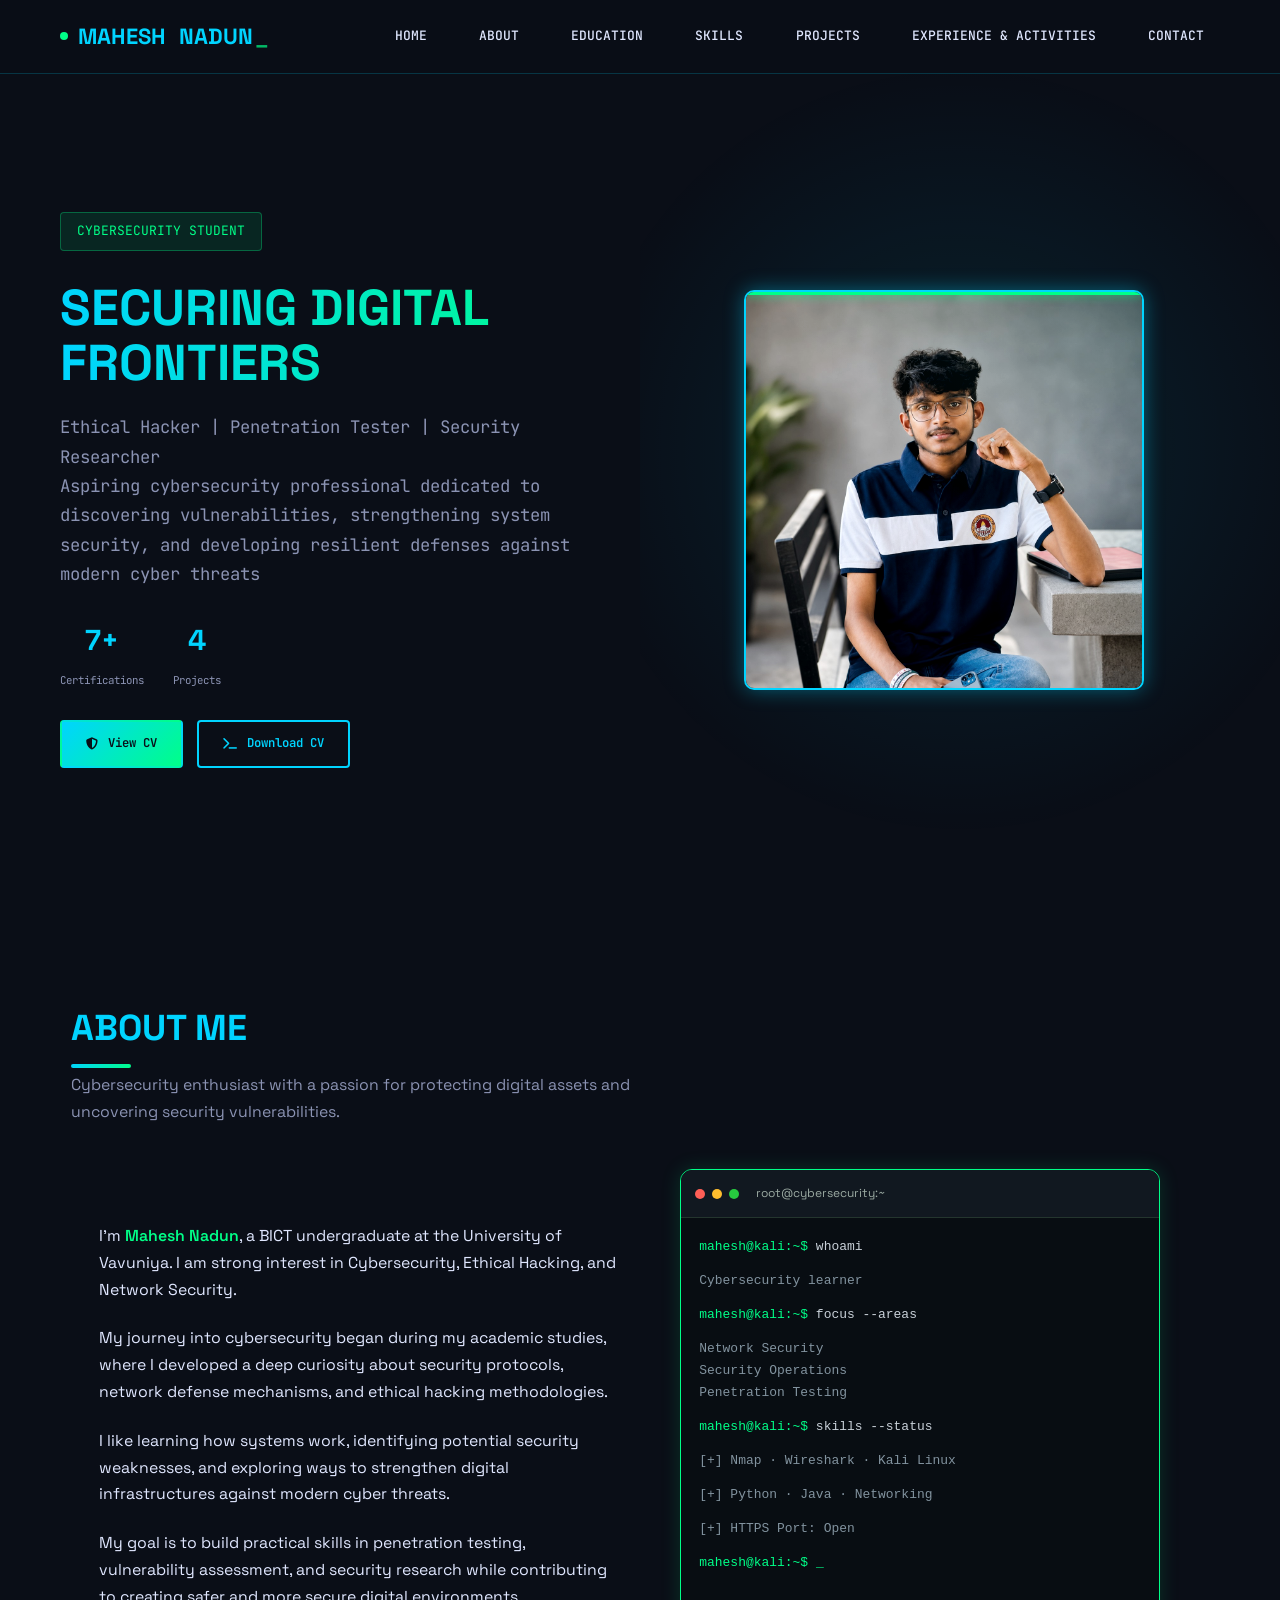
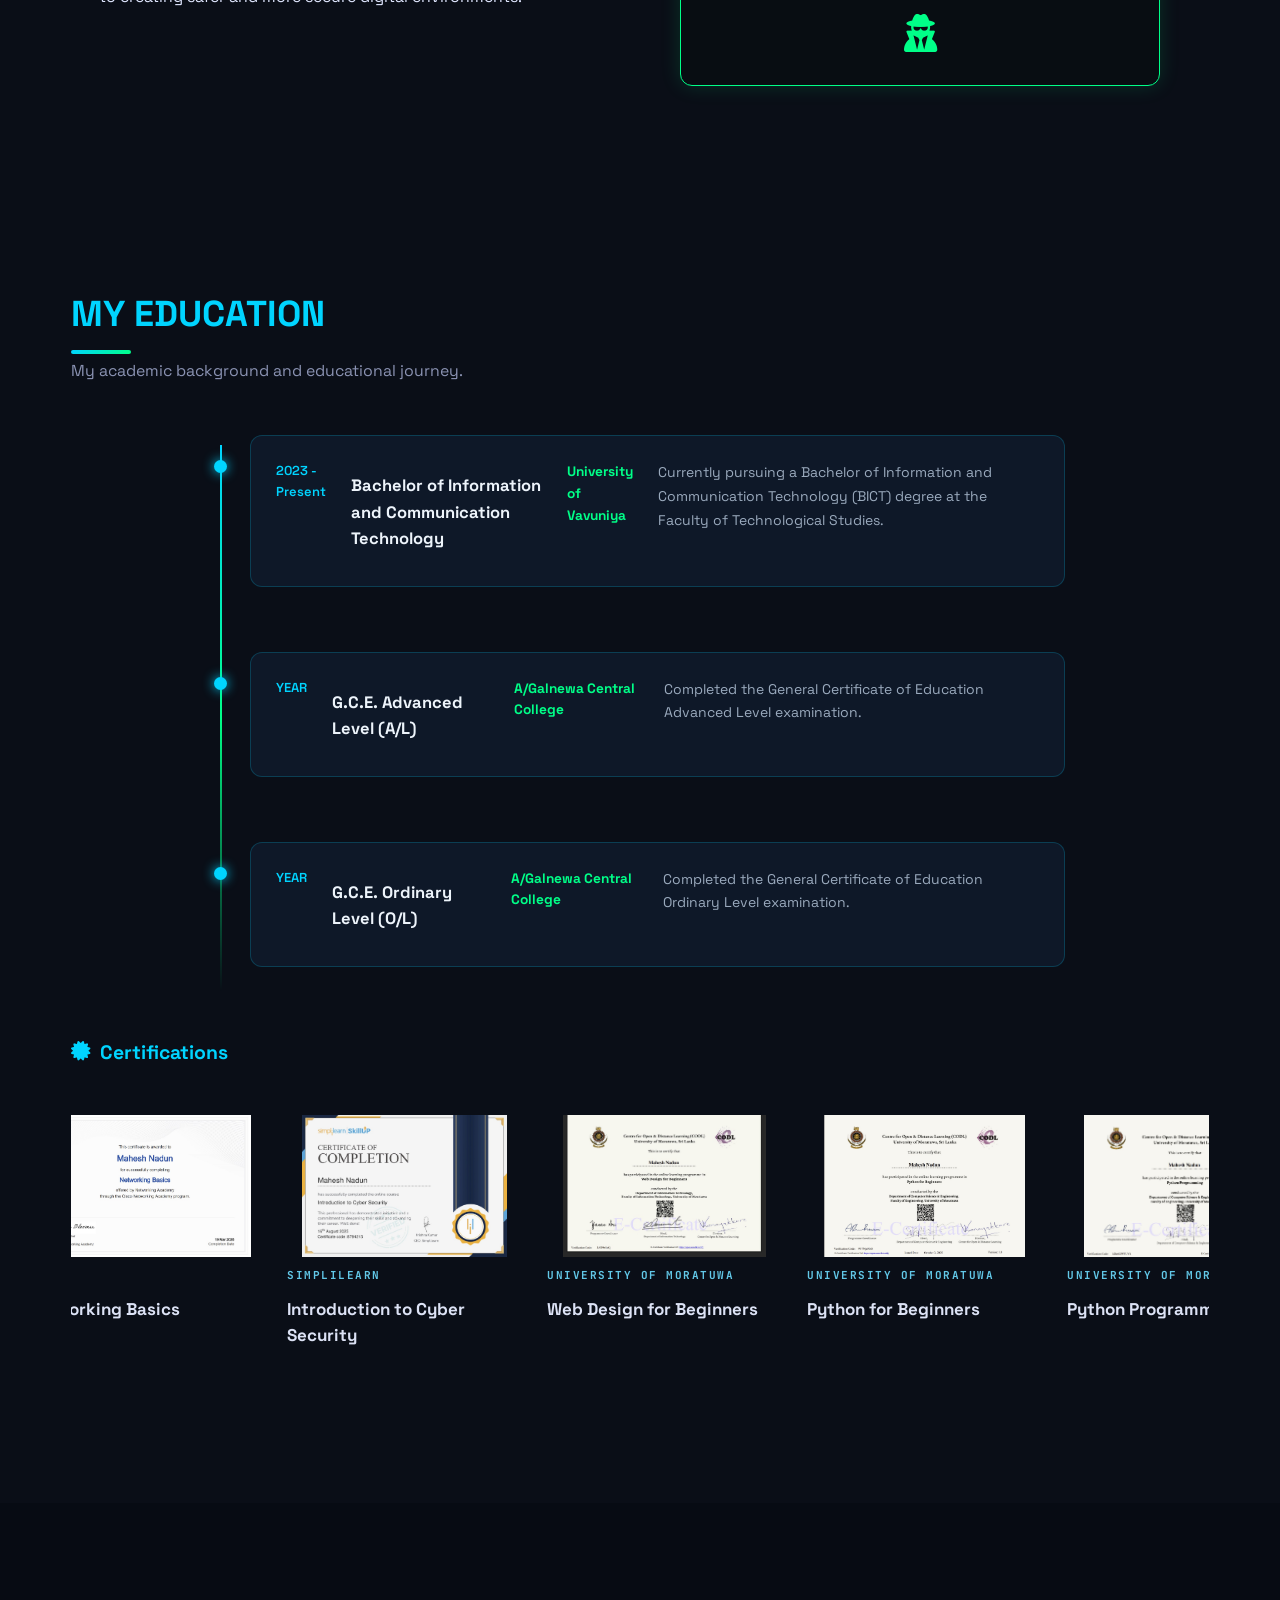
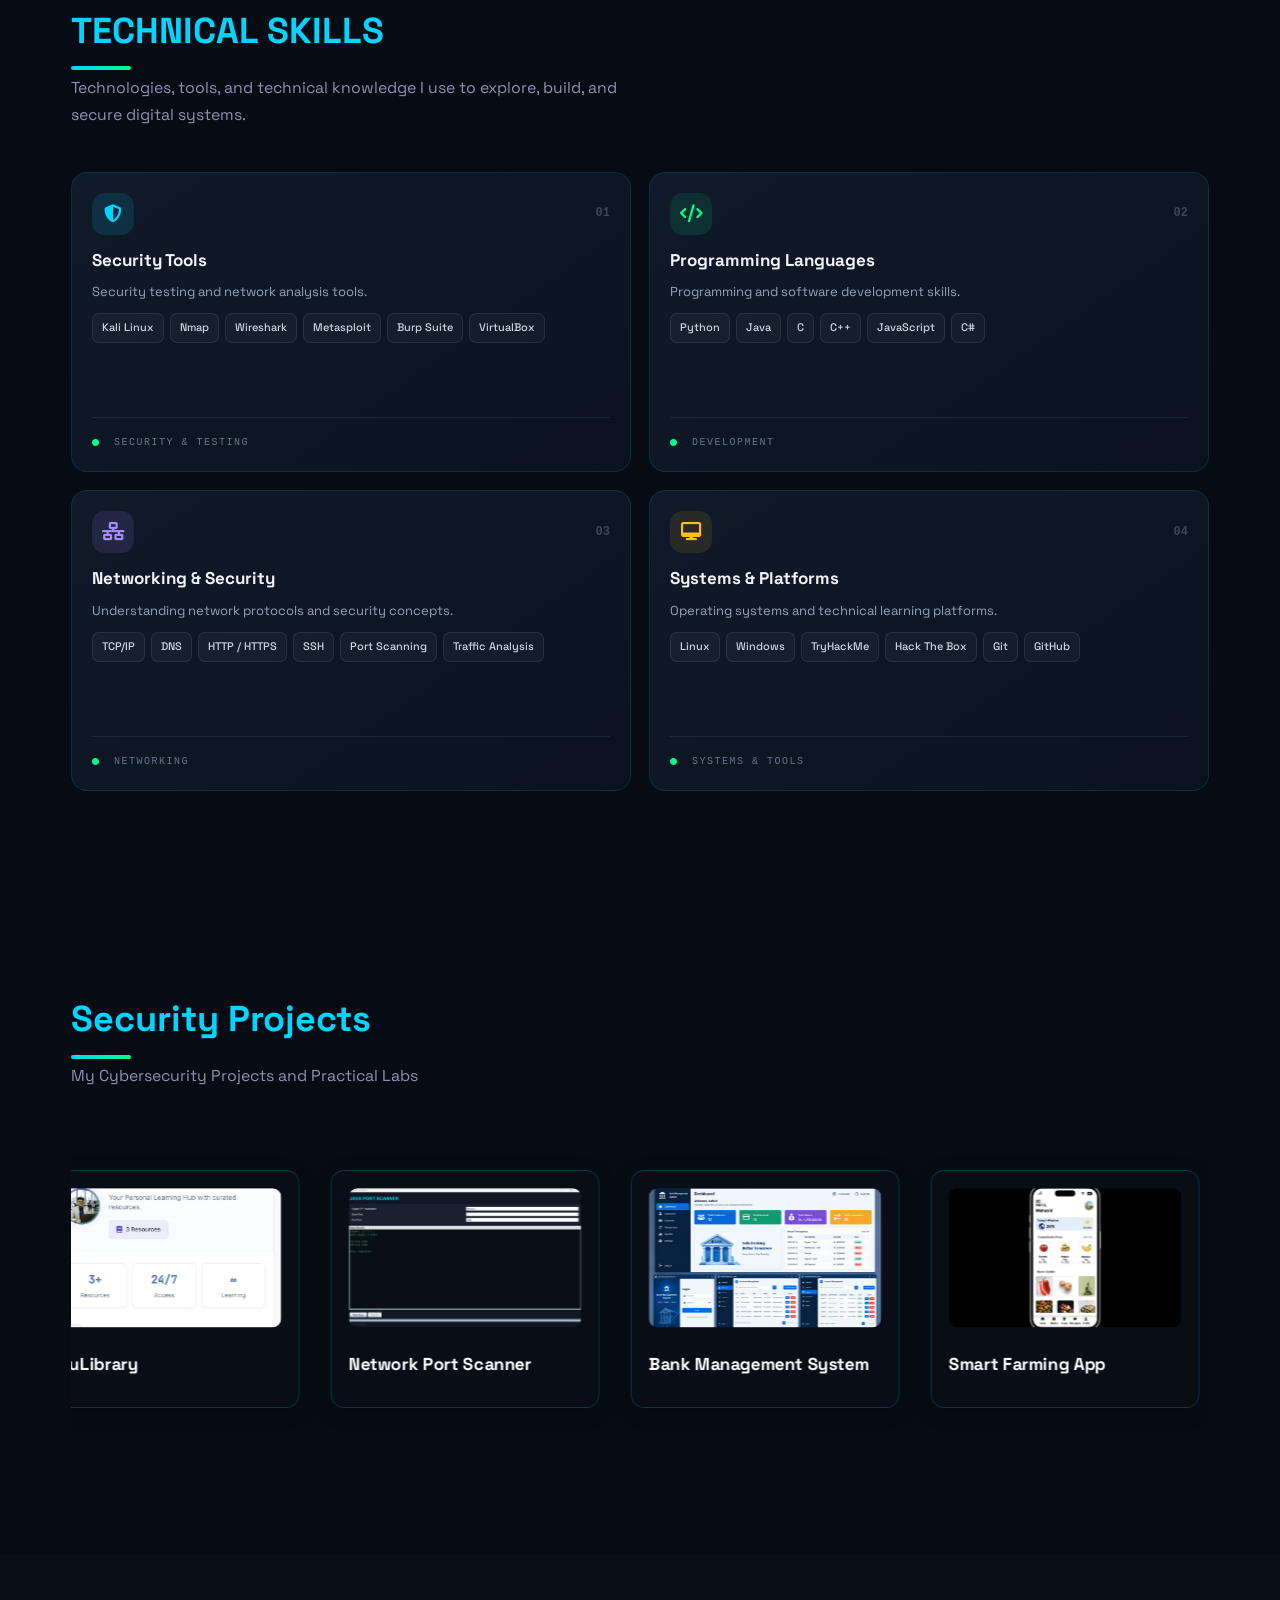
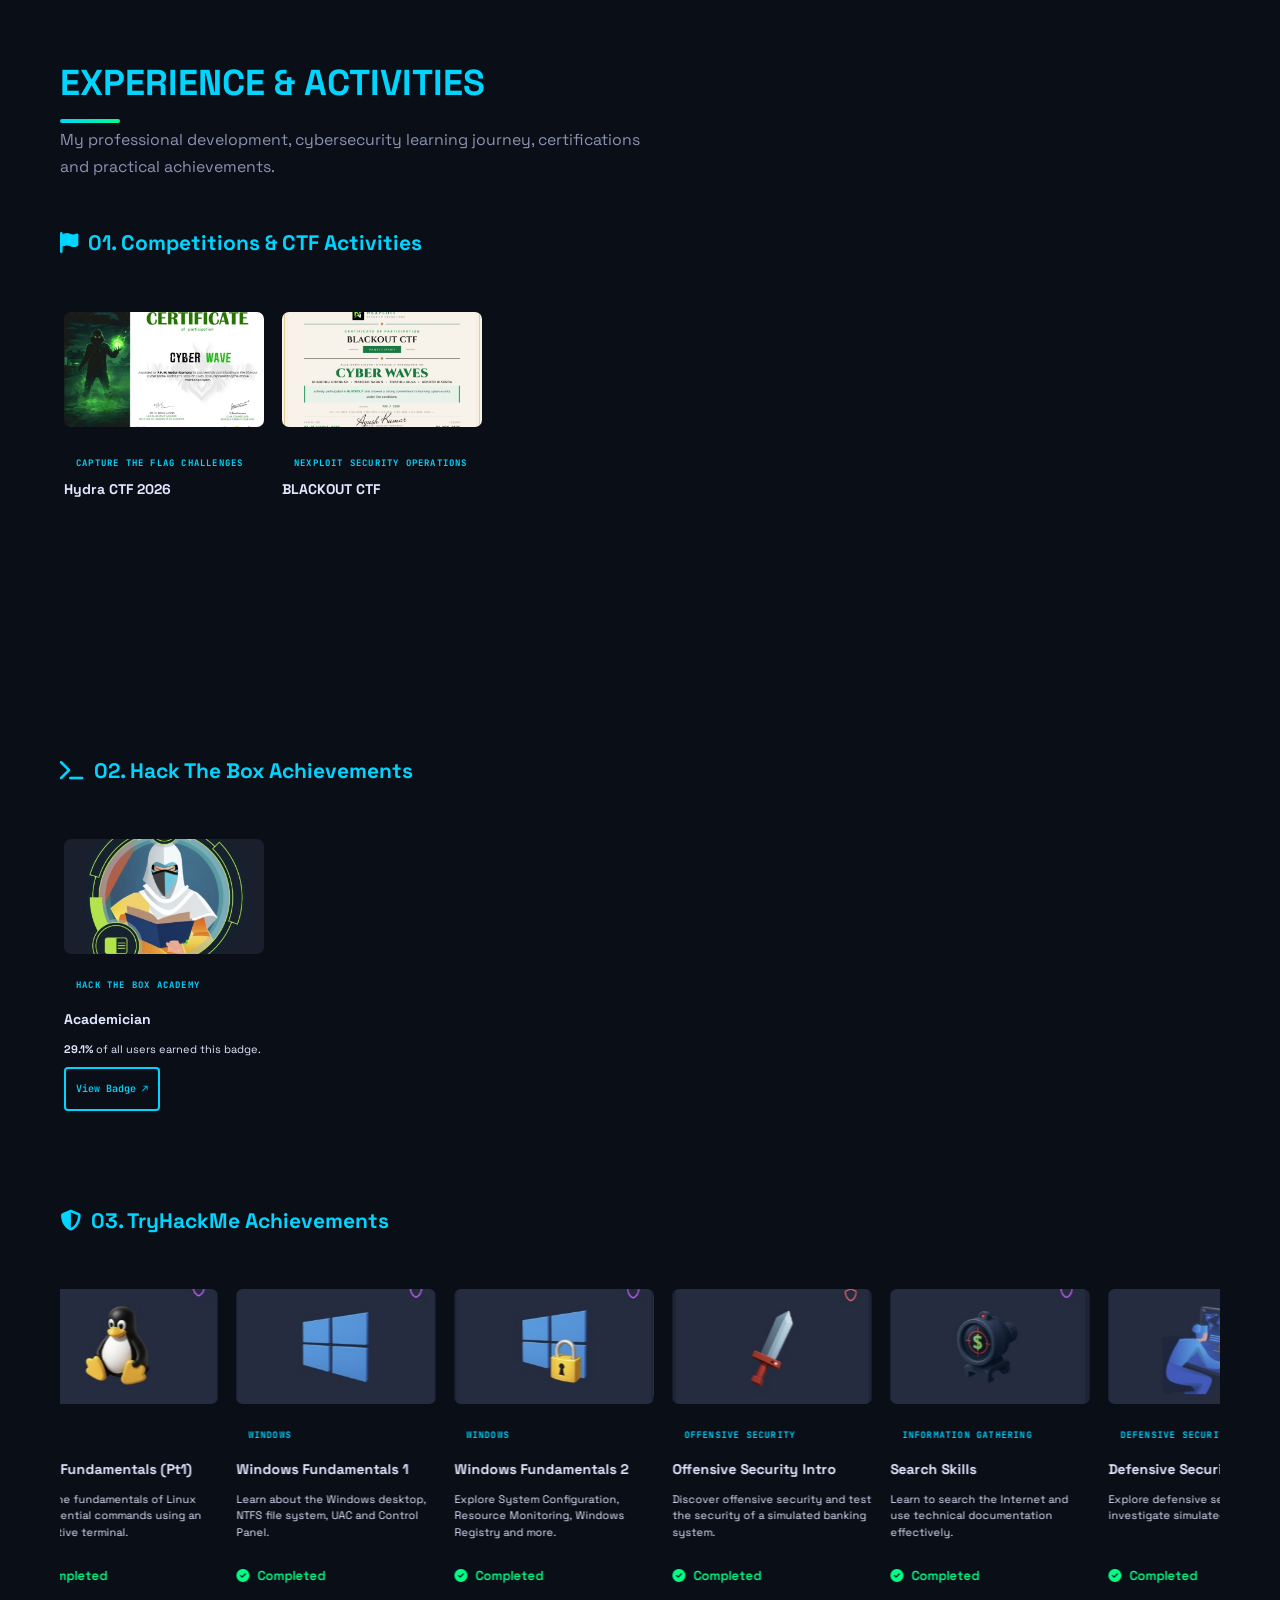
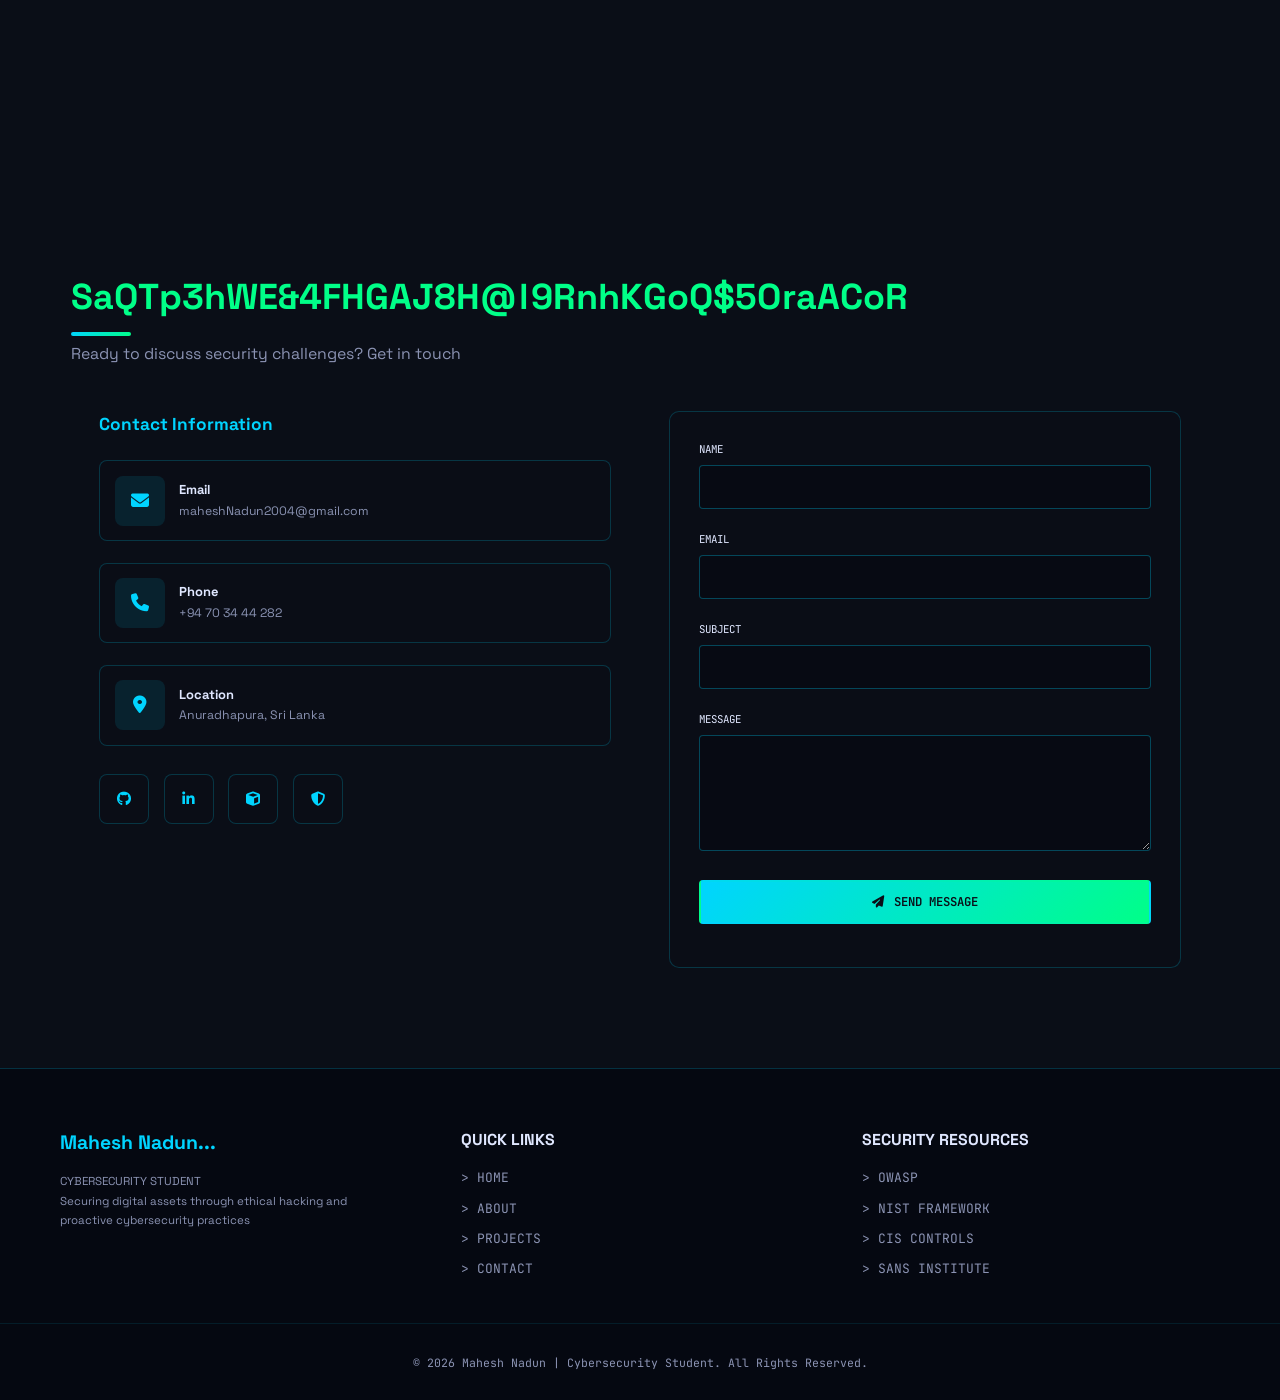
<file: index.html>
<!DOCTYPE html>
<html lang="en">
<head>
    <meta charset="UTF-8">
    <meta name="viewport" content="width=device-width, initial-scale=1.0">
    <link href="https://unpkg.com/aos@2.3.1/dist/aos.css" rel="stylesheet">
    <link rel="preconnect" href="https://fonts.googleapis.com">
    <link rel="preconnect" href="https://fonts.gstatic.com" crossorigin>
    <link href="https://fonts.googleapis.com/css2?family=DM+Mono:wght@400;500&family=Inter:wght@400;500;600;700;800&display=swap" rel="stylesheet">
    <link rel="icon" type="image/svg+xml" href="data:image/svg+xml,%3Csvg xmlns='http://www.w3.org/2000/svg' viewBox='0 0 100 100'%3E%3Ccircle cx='50' cy='50' r='46' fill='%230a0e17' stroke='%2300d4ff' stroke-width='5'/%3E%3Ctext x='50' y='67' font-size='52' font-family='Arial,sans-serif' font-weight='bold' text-anchor='middle' fill='%2300d4ff'%3EM%3C/text%3E%3C/svg%3E">
    <title>Mahesh Nadun</title>
    <meta name="description" content="Cybersecurity Specialist | Ethical Hacker | Penetration Tester | Security Researcher">
    <link rel="stylesheet" href="https://cdnjs.cloudflare.com/ajax/libs/font-awesome/6.4.0/css/all.min.css">
    <link href="https://fonts.googleapis.com/css2?family=Space+Grotesk:wght@300;400;500;600;700&family=JetBrains+Mono:wght@300;400&display=swap" rel="stylesheet">
    <link rel="stylesheet" href="styles.css">
</head>

<body>

    <canvas id="matrix-bg"></canvas>

    <!-- HEADER -->
    <header class="header" id="header">
        <div class="nav-container">

            <a href="#home" class="logo">
                <span class="logo-dot"></span>
                <span id="scramble-text" class="scramble-text" style="font-size: 25px;">MAHESH NADUN</span>
            </a>

            <ul class="nav-links" data-aos="fade-down" data-aos-duration="700">
                <li><a href="#home">HOME</a></li>
                <li><a href="#about">ABOUT</a></li>
                <li><a href="#education">EDUCATION</a></li>
                <li><a href="#skills">SKILLS</a></li>
                <li><a href="#projects">PROJECTS</a></li>
                <li><a href="#experience">EXPERIENCE & ACTIVITIES</a></li>
                <li><a href="#contact">CONTACT</a></li>
            </ul>
        </div>
    </header>

<!--
    //***************************************************************************************************************************
    //***************************************************************************************************************************
    //***************************************************************************************************************************
    //***************************************************************************************************************************
    //***************************************************************************************************************************
-->
    
    <section class="hero" id="home">

        <div class="hero-container">

            <div class="hero-content" data-aos="fade-right" data-aos-duration="1000">

                <span class="hero-badge" data-aos="fade-down" data-aos-delay="100">
                    CYBERSECURITY STUDENT
                </span>

                <h1 data-aos="fade-up" data-aos-delay="200">
                    SECURING DIGITAL FRONTIERS
                </h1>

                <p class="hero-subtitle" data-aos="fade-up" data-aos-delay="350">
                    Ethical Hacker | Penetration Tester | Security Researcher<br>
                    Aspiring cybersecurity professional dedicated to discovering vulnerabilities,
                    strengthening system security, and developing resilient defenses against
                    modern cyber threats
                </p>

                <div class="hero-stats" data-aos="fade-up" data-aos-delay="450">

                    <div class="stat-item">
                        <span class="stat-number">7+</span>
                        <span class="stat-label">Certifications</span>
                    </div>

                    <div class="stat-item">
                        <span class="stat-number">4</span>
                        <span class="stat-label">Projects</span>
                    </div>

                </div>

                <div class="hero-btns" data-aos="fade-up" data-aos-delay="550">

                    <a href="#" class="btn btn-primary">
                        <i class="fas fa-shield-alt"></i> View CV
                    </a>

                    <a href="#" class="btn btn-outline">
                        <i class="fas fa-terminal"></i> Download CV
                    </a>
                </div>
            </div>

            <div class="hero-image" data-aos="zoom-in" data-aos-duration="1200" data-aos-delay="300">

                <div class="profile-container">

                    <div class="profile-frame">

                        <img src="My1.jpg"
                            alt="Mahesh Nadun - Cybersecurity Specialist"
                            class="profile-image"
                            onerror="this.src='https://images.unsplash.com/photo-1550751827-4bd374c3f58b?q=80&w=1000'">

                        <div class="profile-overlay"></div>
                        <div class="scan-line"></div>
                    </div>
                </div>
            </div>
        </div>
    </section>

<!--
    //***************************************************************************************************************************
    //***************************************************************************************************************************
    //***************************************************************************************************************************
    //***************************************************************************************************************************
    //***************************************************************************************************************************
-->

    <!-- ABOUT SECTION -->
    <section class="section" id="about">

        <div class="container">

            <h2 class="section-title" id="about-title"
                data-aos="fade-right">
                ABOUT ME
            </h2>

            <p class="section-subtitle" data-aos="fade-up" data-aos-delay="100">
                Cybersecurity enthusiast with a passion for protecting
                digital assets and uncovering security vulnerabilities.
            </p>


            <div class="about-content">

                <div class="about-text" data-aos="fade-right" data-aos-delay="150">

                    <p>
                        I'm <span class="cyber-highlight">Mahesh Nadun</span>, a BICT undergraduate
                        at the University of Vavuniya. I am strong interest in
                        Cybersecurity, Ethical Hacking, and Network Security.
                    </p>

                    <p>
                        My journey into cybersecurity began during my academic
                        studies, where I developed a deep curiosity about security protocols,
                        network defense mechanisms, and ethical hacking methodologies.
                    </p>

                    <p>
                        I like learning how systems work, identifying
                        potential security weaknesses, and exploring ways to
                        strengthen digital infrastructures against modern cyber threats.
                    </p>

                    <p>
                        My goal is to build practical skills in penetration testing,
                        vulnerability assessment, and security research while contributing
                        to creating safer and more secure digital environments.
                    </p>

                </div>


                <div class="about-animation" data-aos="fade-left" data-aos-delay="250">

                    <div class="hacker-screen">

                        <div class="terminal-header">

                            <span class="terminal-dot red"></span>
                            <span class="terminal-dot yellow"></span>
                            <span class="terminal-dot green"></span>
                            <span class="terminal-title">root@cybersecurity:~</span>

                        </div>

                        <div class="terminal-body">

                            <p><span class="prompt">mahesh@kali:~$</span> whoami</p>
                            <p class="code-line">Cybersecurity learner</p>

                            <p><span class="prompt">mahesh@kali:~$</span> focus --areas</p>
                            <p class="code-line">
                                Network Security<br>
                                Security Operations<br>
                                Penetration Testing
                            </p>

                            <p><span class="prompt">mahesh@kali:~$</span> skills --status</p>
                            <p class="code-line">[+] Nmap · Wireshark · Kali Linux</p>
                            <p class="code-line">[+] Python · Java · Networking</p>
                            <p class="code-line">[+] HTTPS Port: Open</p>

                            <p><span class="prompt">mahesh@kali:~$</span> <span class="cursor">_</span></p>

                        </div>

                        <div class="cyber-icon">
                            <i class="fas fa-user-secret"></i>
                        </div>

                    </div>

                </div>

            </div>

        </div>

    </section>


<!--
    //***************************************************************************************************************************
    //***************************************************************************************************************************
    //***************************************************************************************************************************
    //***************************************************************************************************************************
    //***************************************************************************************************************************
-->

    <!-- EDUCATION SECTION -->
    <section class="section" id="education">

        <div class="container">

            <h2 class="section-title" data-aos="fade-right">
                MY <span>EDUCATION</span>
            </h2>

            <p class="section-subtitle" data-aos="fade-up" data-aos-delay="100">
                My academic background and educational journey.
            </p>


            <div class="education-timeline">

                <!-- UNIVERSITY -->
                <div class="education-item" data-aos="fade-up" data-aos-delay="100">

                    <div class="education-dot"></div>

                    <div class="education-card">

                        <span class="education-year">2023 - Present</span>

                        <h3>
                            Bachelor of Information and Communication Technology
                        </h3>

                        <h4>University of Vavuniya</h4>

                        <p>
                            Currently pursuing a Bachelor of Information and
                            Communication Technology (BICT) degree at the
                            Faculty of Technological Studies.
                        </p>

                    </div>

                </div>


                <!-- A/L -->
                <div class="education-item" data-aos="fade-up" data-aos-delay="250">
                    <div class="education-dot"></div>
                    <div class="education-card">
                        <span class="education-year">YEAR</span>
                        <h3>G.C.E. Advanced Level (A/L)</h3>
                        <h4>A/Galnewa Central College</h4>
                        <p>
                            Completed the General Certificate of Education
                            Advanced Level examination.
                        </p>
                    </div>
                </div>


                <!-- O/L -->
                <div class="education-item" data-aos="fade-up" data-aos-delay="400">
                    <div class="education-dot"></div>
                    <div class="education-card">
                        <span class="education-year">YEAR</span>
                        <h3>G.C.E. Ordinary Level (O/L)</h3>
                        <h4>A/Galnewa Central College</h4>
                        <p>
                            Completed the General Certificate of Education
                            Ordinary Level examination.
                        </p>
                    </div>
                </div>

            </div>


 
            <div class="thm-heading" data-aos="fade-up">
                <h3>
                    <i class="fas fa-certificate"></i>
                    Certifications
                </h3>

            </div>


            <div class="projects-slider horizontal-scroller education-cert-slider" data-auto-scrolldata-aos="fade-up">

                <div class="projects-track horizontal-track">

        
                    <a href="Networking_Basics_certificate-cisco.html"class="cert-link project-card education-cert-card">
                        <div class="project-image">
                            <img src="Networking_Basics_certificate-cisco.jpg"alt="Networking Basics Certificate">
                        </div>
                        <span class="project-category">CISCO</span>
                        <h3>Networking Basics</h3>
                    </a>


                    <!-- Simplilearn -->
                    <a href="IntroductiontoCyberSecurity.html"class="cert-link project-card education-cert-card">
                        <div class="project-image">
                            <img src="IntroductiontoCyberSecurity.jpg"alt="Introduction to Cyber Security Certificate">
                        </div>
                        <span class="project-category">SIMPLILEARN</span>
                        <h3>Introduction to Cyber Security</h3>
                    </a>


                    <!-- Web Design -->
                    <a href="WebDesignforBeginnersE-Certificate.html"class="cert-link project-card education-cert-card">

                        <div class="project-image">
                            <img src="WebDesignforBeginnersE-Certificate.jpg" alt="Web Design for Beginners Certificate">
                        </div>
                        <span class="project-category">UNIVERSITY OF MORATUWA</span>
                        <h3>Web Design for Beginners</h3>
                    </a>


                    <!-- Python for Beginners -->
                    <a href="PythonforBeginnersE-Certificate.html" class="cert-link project-card education-cert-card">
                        <div class="project-image">
                            <img src="PythonforBeginnersE-Certificate.jpg" alt="Python for Beginners Certificate">
                        </div>
                        <span class="project-category">UNIVERSITY OF MORATUWA</span>
                        <h3>Python for Beginners</h3>
                    </a>


                    <!-- Python Programming -->
                    <a href="PythonProgrammingE-Certificate.html" class="cert-link project-card education-cert-card">
                        <div class="project-image">
                            <img src="PythonProgrammingE-Certificate.jpg" alt="Python Programming Certificate">
                        </div>
                        <span class="project-category">UNIVERSITY OF MORATUWA</span>
                        <h3>Python Programming</h3>
                    </a>


                    <!-- Front End Web Development -->
                    <a href="FrontEndWebDevelopmentE-Certificate.html" class="cert-link project-card education-cert-card">
                        <div class="project-image">
                            <img src="FrontEndWebDevelopmentE-Certificate.jpg" alt="Front End Web Development Certificate">
                        </div>
                        <span class="project-category">UNIVERSITY OF MORATUWA</span>
                        <h3>Front End Web Development</h3>
                    </a>


                    <!-- Software Quality Assurance -->
                    <a href="IntroductiontoSoftwareQualityAssuranceE-Certificate.html" class="cert-link project-card education-cert-card">
                        <div class="project-image">
                            <img src="IntroductiontoSoftwareQualityAssuranceE-Certificate.jpg" alt="Introduction to Software Quality Assurance Certificate">
                        </div>
                        <span class="project-category">UNIVERSITY OF MORATUWA</span>
                        <h3>Introduction to Software Quality Assurance</h3>
                    </a>


                </div>

            </div>

        </div>

    </section>

<!--
    //***************************************************************************************************************************
    //***************************************************************************************************************************
    //***************************************************************************************************************************
    //***************************************************************************************************************************
    //***************************************************************************************************************************
-->

    <!-- SKILLS SECTION -->
    <section class="section" id="skills">

        <div class="container">

            <h2 class="section-title" id="certifications-title"
                data-aos="fade-right">
                TECHNICAL SKILLS
            </h2>

            <p class="section-subtitle" data-aos="fade-up" data-aos-delay="100">
                Technologies, tools, and technical knowledge I use
                to explore, build, and secure digital systems.
            </p>


            <div class="skills-grid">


                <!-- SKILL 01 -->
                <div class="skill-card" data-aos="fade-up" data-aos-delay="100">

                    <div class="skill-card-top">

                        <div class="skill-card-icon security-icon">
                            <i class="fas fa-shield-halved"></i>
                        </div>

                        <span class="skill-number">01</span>

                    </div>

                    <h3>Security Tools</h3>

                    <p>Security testing and network analysis tools.</p>

                    <div class="skill-tags">
                        <span>Kali Linux</span>
                        <span>Nmap</span>
                        <span>Wireshark</span>
                        <span>Metasploit</span>
                        <span>Burp Suite</span>
                        <span>VirtualBox</span>
                    </div>

                    <div class="skill-card-footer">
                        <span><i class="fas fa-circle"></i> SECURITY & TESTING</span>
                    </div>

                </div>


                <!-- SKILL 02 -->
                <div class="skill-card" data-aos="fade-up" data-aos-delay="200">

                    <div class="skill-card-top">

                        <div class="skill-card-icon code-icon">
                            <i class="fas fa-code"></i>
                        </div>

                        <span class="skill-number">02</span>

                    </div>

                    <h3>Programming Languages</h3>

                    <p>Programming and software development skills.</p>

                    <div class="skill-tags">
                        <span>Python</span>
                        <span>Java</span>
                        <span>C</span>
                        <span>C++</span>
                        <span>JavaScript</span>
                        <span>C#</span>
                    </div>

                    <div class="skill-card-footer">
                        <span><i class="fas fa-circle"></i> DEVELOPMENT</span>
                    </div>

                </div>


                <!-- SKILL 03 -->
                <div class="skill-card" data-aos="fade-up" data-aos-delay="300">

                    <div class="skill-card-top">

                        <div class="skill-card-icon network-icon">
                            <i class="fas fa-network-wired"></i>
                        </div>

                        <span class="skill-number">03</span>

                    </div>

                    <h3>Networking & Security</h3>

                    <p>Understanding network protocols and security concepts.</p>

                    <div class="skill-tags">
                        <span>TCP/IP</span>
                        <span>DNS</span>
                        <span>HTTP / HTTPS</span>
                        <span>SSH</span>
                        <span>Port Scanning</span>
                        <span>Traffic Analysis</span>
                    </div>

                    <div class="skill-card-footer">
                        <span><i class="fas fa-circle"></i> NETWORKING</span>
                    </div>

                </div>


                <!-- SKILL 04 -->
                <div class="skill-card" data-aos="fade-up" data-aos-delay="400">

                    <div class="skill-card-top">

                        <div class="skill-card-icon system-icon">
                            <i class="fas fa-desktop"></i>
                        </div>

                        <span class="skill-number">04</span>

                    </div>

                    <h3>Systems & Platforms</h3>

                    <p>Operating systems and technical learning platforms.</p>

                    <div class="skill-tags">
                        <span>Linux</span>
                        <span>Windows</span>
                        <span>TryHackMe</span>
                        <span>Hack The Box</span>
                        <span>Git</span>
                        <span>GitHub</span>
                    </div>

                    <div class="skill-card-footer">
                        <span><i class="fas fa-circle"></i> SYSTEMS & TOOLS</span>
                    </div>

                </div>

            </div>

        </div>

    </section>


<!--
    //***************************************************************************************************************************
    //***************************************************************************************************************************
    //***************************************************************************************************************************
    //***************************************************************************************************************************
    //***************************************************************************************************************************
-->


    <!-- PROJECTS SECTION -->
    <section class="section" id="projects">

        <div class="container">

            <h2 class="section-title" id="projects-title"
                data-aos="fade-right">
                Security Projects
            </h2>

            <p class="section-subtitle" data-aos="fade-up" data-aos-delay="100">
                My Cybersecurity Projects and Practical Labs
            </p>


            <div class="projects-slider" id="projectsSlider"
                data-aos="fade-up">

                <div class="projects-track" id="projectsTrack">


                    <!-- PROJECT 01 -->
                    <article class="project-card" data-aos="zoom-in" data-aos-delay="100">

                        <div class="project-image">
                            <img src="project01.jpg" alt="EduLibrary Website">
                        </div>

                        <span class="project-category">Web Development</span>

                        <h3>EduLibrary</h3>

                        <div class="project-popup">

                            <p>
                                An educational library website developed
                                to provide useful learning resources and
                                improve access to educational materials.
                            </p>

                            <div class="project-tech">
                                <span class="tech-tag">HTML</span>
                                <span class="tech-tag">CSS</span>
                                <span class="tech-tag">JavaScript</span>
                            </div>

                            <a href="https://maheshnadun2004.github.io/EduLibrary/"
                                target="_blank"
                                rel="noopener noreferrer"
                                class="btn btn-outline">
                                View Project ↗
                            </a>

                        </div>

                    </article>


                    <!-- PROJECT 02 -->
                    <article class="project-card" data-aos="zoom-in" data-aos-delay="200">

                        <div class="project-image">
                            <img src="Network_Port_Scanner_Java.jpg"
                                alt="Java Network Port Scanner">
                        </div>

                        <span class="project-category">Networking</span>

                        <h3>Network Port Scanner</h3>

                        <div class="project-popup">

                            <p>
                                A Java-based network port scanner designed
                                to identify open TCP ports on a target host
                                for network analysis and authorized security testing.
                            </p>

                            <div class="project-tech">
                                <span class="tech-tag">Java</span>
                                <span class="tech-tag">Swing GUI</span>
                                <span class="tech-tag">Multithreading</span>
                                <span class="tech-tag">Networking</span>
                            </div>

                            <a href="https://github.com/MaheshNadun2004/java-network-port-scanner"
                                target="_blank"
                                rel="noopener noreferrer"
                                class="btn btn-outline">
                                View Project ↗
                            </a>

                        </div>

                    </article>


                    <!-- PROJECT 03 -->
                    <article class="project-card" data-aos="zoom-in" data-aos-delay="300">

                        <div class="project-image">
                            <img src="Bank_Management_System.jpg"
                                alt="Bank Management System">
                        </div>

                        <span class="project-category">
                            Desktop Application Development
                        </span>

                        <h3>Bank Management System</h3>

                        <div class="project-popup">

                            <p>
                                A C# Windows Forms application integrated
                                with SQL Server to manage customer information
                                and bank accounts, featuring authentication
                                and CRUD operations.
                            </p>

                            <div class="project-tech">
                                <span class="tech-tag">C#</span>
                                <span class="tech-tag">Windows Forms</span>
                                <span class="tech-tag">SQL Server</span>
                                <span class="tech-tag">ADO.NET</span>
                            </div>

                            <a href="https://github.com/MaheshNadun2004/Bank-Management-System/tree/main"
                                target="_blank"
                                rel="noopener noreferrer"
                                class="btn btn-outline">
                                View Project ↗
                            </a>

                        </div>

                    </article>


                    <!-- PROJECT 04 -->
                    <article class="project-card" data-aos="zoom-in" data-aos-delay="400">

                        <div class="project-image">
                            <img src="AgriLink.jpg"
                                alt="AgriLink Smart Farming App">
                        </div>

                        <span class="project-category">UI/UX Design</span>

                        <h3>Smart Farming App</h3>

                        <div class="project-popup">

                            <p>
                                A smart agricultural management and marketplace
                                app designed to connect farmers with buyers
                                and agricultural experts. Includes crop management,
                                market prices, weather alerts and product trading.
                            </p>

                            <div class="project-tech">
                                <span class="tech-tag">Figma</span>
                                <span class="tech-tag">UI/UX Design</span>
                                <span class="tech-tag">Wireframing</span>
                                <span class="tech-tag">Prototyping</span>
                            </div>

                            <a href="https://github.com/MaheshNadun2004/AgriLink-Smart-Farming-App"
                                target="_blank"
                                rel="noopener noreferrer"
                                class="btn btn-outline">
                                View Prototype ↗
                            </a>

                        </div>

                    </article>

                </div>

            </div>

        </div>

    </section>

<!--
    //***************************************************************************************************************************
    //***************************************************************************************************************************
    //***************************************************************************************************************************
    //***************************************************************************************************************************
    //***************************************************************************************************************************
-->

    <!-- EXPERIENCE & ACTIVITIES SECTION -->
    <section class="section skills-section" id="experience">

        <div class="container">

            <h2 class="section-title" data-aos="fade-right">
                EXPERIENCE <span>& ACTIVITIES</span>
            </h2>

            <p class="section-subtitle" data-aos="fade-up" data-aos-delay="100">
                My professional development, cybersecurity learning journey,
                certifications and practical achievements.
            </p>


            <!-- CTF ACTIVITIES -->
            <div class="thm-heading thm-badge-heading" data-aos="fade-right">

                <h3>
                    <i class="fas fa-flag"></i>
                    01. Competitions & CTF Activities
                </h3>

            </div>


            <div class="projects-slider horizontal-scroller"
                data-auto-scroll
                data-aos="fade-up">

                <div class="projects-track horizontal-track">


                    <a class="project-card hydra-card"
                        data-aos="zoom-in">

                        <div class="project-image">
                            <img src="Event_Hydra_CTF.jpg"
                                alt="Hydra CTF 2026 Event">
                        </div>

                        <span class="project-category">
                            Capture The Flag Challenges
                        </span>

                        <h3>Hydra CTF 2026</h3>

                        <div class="project-popup">

                            <p>
                                Participated in Hydra CTF 2026, a 6-hour
                                cybersecurity Capture The Flag competition.
                                Gained practical experience in solving
                                cybersecurity challenges and improving
                                technical problem-solving skills.
                            </p>

                            <div class="popup-details">
                                <span><i class="fas fa-calendar-alt"></i> 01 May 2026</span>
                                <span><i class="fas fa-clock"></i> 06 Hours</span>
                            </div>

                        </div>

                    </a>


                    <a class="project-card" data-aos="zoom-in" data-aos-delay="150">

                        <div class="project-image">
                            <img src="blackout_ctf.jpg"
                                alt="BLACKOUT CTF">
                        </div>

                        <span class="project-category">
                            NEXPLOIT Security Operations
                        </span>

                        <h3>BLACKOUT CTF</h3>

                    </a>

                </div>

            </div>


            <!-- HTB ACHIEVEMENTS -->
            <div class="thm-heading thm-badge-heading" data-aos="fade-right">

                <h3>
                    <i class="fas fa-terminal"></i>
                    02. Hack The Box Achievements
                </h3>

            </div>


            <div class="projects-slider horizontal-scroller"
                data-auto-scroll
                data-aos="fade-up">

                <div class="projects-track horizontal-track">


                    <a href="https://academy.hackthebox.com/achievement/badge/ab263134-ce49-11f1-9524-0affe7dfeb45"
                        target="_blank"
                        rel="noopener noreferrer"
                        class="cert-link project-card"
                        data-aos="zoom-in">

                        <div class="project-image">
                            <img src="Academician.jpg"
                                alt="Hack The Box Academician Badge">
                        </div>

                        <span class="project-category">
                            HACK THE BOX ACADEMY
                        </span>

                        <h3>Academician</h3>

                        <p>
                            <b>29.1%</b> of all users earned this badge.
                        </p>

                        <span class="btn btn-outline">
                            View Badge ↗
                        </span>

                    </a>

                </div>

            </div>


            <!-- TRYHACKME ACHIEVEMENTS -->
            <div class="thm-heading" data-aos="fade-right">

                <h3>
                    <i class="fas fa-shield-alt"></i>
                    03. TryHackMe Achievements
                </h3>

            </div>


            <div class="projects-slider horizontal-scroller"
                data-auto-scroll
                data-aos="fade-up">

                <div class="projects-track horizontal-track">

                    <article class="cert-link project-card" data-aos="zoom-in" data-aos-delay="50">

                        <div class="project-image">
                            <img src="Linux_Fundamentals_(Pt1).jpg"
                                alt="Linux Fundamentals">
                        </div>

                        <span class="project-category">LINUX</span>

                        <h3>Linux Fundamentals (Pt1)</h3>

                        <p>
                            Learn the fundamentals of Linux and essential
                            commands using an interactive terminal.
                        </p>

                        <span class="thm-status">
                            <i class="fas fa-check-circle"></i>
                            Completed
                        </span>

                    </article>


                    <article class="cert-link project-card" data-aos="zoom-in" data-aos-delay="100">

                        <div class="project-image">
                            <img src="Windows_Fundamentals_1.jpg"
                                alt="Windows Fundamentals 1">
                        </div>

                        <span class="project-category">WINDOWS</span>

                        <h3>Windows Fundamentals 1</h3>

                        <p>
                            Learn about the Windows desktop, NTFS file system,
                            UAC and Control Panel.
                        </p>

                        <span class="thm-status">
                            <i class="fas fa-check-circle"></i>
                            Completed
                        </span>

                    </article>


                    <article class="cert-link project-card" data-aos="zoom-in" data-aos-delay="150">

                        <div class="project-image">
                            <img src="Windows_Fundamentals_2.jpg"
                                alt="Windows Fundamentals 2">
                        </div>

                        <span class="project-category">WINDOWS</span>

                        <h3>Windows Fundamentals 2</h3>

                        <p>
                            Explore System Configuration, Resource Monitoring,
                            Windows Registry and more.
                        </p>

                        <span class="thm-status">
                            <i class="fas fa-check-circle"></i>
                            Completed
                        </span>

                    </article>


                    <article class="cert-link project-card" data-aos="zoom-in" data-aos-delay="200">

                        <div class="project-image">
                            <img src="Offensive Security Intro.jpg"
                                alt="Offensive Security Intro">
                        </div>

                        <span class="project-category">OFFENSIVE SECURITY</span>

                        <h3>Offensive Security Intro</h3>

                        <p>
                            Discover offensive security and test the security
                            of a simulated banking system.
                        </p>

                        <span class="thm-status">
                            <i class="fas fa-check-circle"></i>
                            Completed
                        </span>

                    </article>


                    <article class="cert-link project-card" data-aos="zoom-in" data-aos-delay="250">

                        <div class="project-image">
                            <img src="Search Skills.jpg"
                                alt="Search Skills">
                        </div>

                        <span class="project-category">INFORMATION GATHERING</span>

                        <h3>Search Skills</h3>

                        <p>
                            Learn to search the Internet and use technical
                            documentation effectively.
                        </p>

                        <span class="thm-status">
                            <i class="fas fa-check-circle"></i>
                            Completed
                        </span>

                    </article>


                    <article class="cert-link project-card" data-aos="zoom-in" data-aos-delay="300">

                        <div class="project-image">
                            <img src="Defensive Security Intro.jpg"
                                alt="Defensive Security Intro">
                        </div>

                        <span class="project-category">DEFENSIVE SECURITY</span>

                        <h3>Defensive Security Intro</h3>

                        <p>
                            Explore defensive security and investigate
                            simulated cyber attacks.
                        </p>

                        <span class="thm-status">
                            <i class="fas fa-check-circle"></i>
                            Completed
                        </span>

                    </article>


                    <article class="cert-link project-card" data-aos="zoom-in" data-aos-delay="350">

                        <div class="project-image">
                            <img src="The Brochure.jpg"
                                alt="The Brochure">
                        </div>

                        <span class="project-category">INVESTIGATION</span>

                        <h3>The Brochure</h3>

                        <p>
                            Investigate digital clues and follow an
                            information trail using investigative skills.
                        </p>

                        <span class="thm-status">
                            <i class="fas fa-check-circle"></i>
                            Completed
                        </span>

                    </article>


                    <article class="cert-link project-card" data-aos="zoom-in" data-aos-delay="400">

                        <div class="project-image">
                            <img src="The Concierge Knows Too Much.jpg"
                                alt="The Concierge Knows Too Much">
                        </div>

                        <span class="project-category">INVESTIGATION</span>

                        <h3>The Concierge Knows Too Much</h3>

                        <p>
                            Explore information gathering and
                            investigative techniques.
                        </p>

                        <span class="thm-status">
                            <i class="fas fa-check-circle"></i>
                            Completed
                        </span>

                    </article>


                    <article class="cert-link project-card" data-aos="zoom-in" data-aos-delay="450">

                        <div class="project-image">
                            <img src="Windows Command Line.jpg"
                                alt="Windows Command Line">
                        </div>

                        <span class="project-category">WINDOWS</span>

                        <h3>Windows Command Line</h3>

                        <p>
                            Learn essential Windows command-line operations.
                        </p>

                        <span class="thm-status">
                            <i class="fas fa-check-circle"></i>
                            Completed
                        </span>

                    </article>


                    <article class="cert-link project-card" data-aos="zoom-in" data-aos-delay="500">

                        <div class="project-image">
                            <img src="Networking Concepts.jpg"
                                alt="Networking Concepts">
                        </div>

                        <span class="project-category">NETWORKING</span>

                        <h3>Networking Concepts</h3>

                        <p>
                            Understand the OSI model and TCP/IP protocol suite.
                        </p>

                        <span class="thm-status">
                            <i class="fas fa-check-circle"></i>
                            Completed
                        </span>

                    </article>


                    <article class="cert-link project-card" data-aos="zoom-in" data-aos-delay="550">

                        <div class="project-image">
                            <img src="Cryptography Basics.jpg"
                                alt="Cryptography Basics">
                        </div>

                        <span class="project-category">CRYPTOGRAPHY</span>

                        <h3>Cryptography Basics</h3>

                        <p>
                            Learn cryptography fundamentals and
                            symmetric encryption.
                        </p>

                        <span class="thm-status">
                            <i class="fas fa-check-circle"></i>
                            Completed
                        </span>

                    </article>


                    <article class="cert-link project-card" data-aos="zoom-in" data-aos-delay="600">

                        <div class="project-image">
                            <img src="Web Application Basics.jpg"
                                alt="Web Application Basics">
                        </div>

                        <span class="project-category">WEB SECURITY</span>

                        <h3>Web Application Basics</h3>

                        <p>
                            Understand HTTP, URLs, request methods,
                            response codes and headers.
                        </p>

                        <span class="thm-status">
                            <i class="fas fa-check-circle"></i>
                            Completed
                        </span>

                    </article>

                </div>

            </div>

        </div>

    </section>


<!--
    //***************************************************************************************************************************
    //***************************************************************************************************************************
    //***************************************************************************************************************************
    //***************************************************************************************************************************
    //***************************************************************************************************************************
-->


    <!-- CONTACT SECTION -->
    <section class="section" id="contact">

        <div class="container">

            <h2 class="section-title" id="contact-title"
                data-aos="fade-right">
                CONTACT
            </h2>

            <p class="section-subtitle" data-aos="fade-up" data-aos-delay="100">
                Ready to discuss security challenges? Get in touch
            </p>


            <div class="contact-container">


                <!-- CONTACT INFORMATION -->
                <div class="contact-info" data-aos="fade-right" data-aos-delay="150">

                    <h3>Contact Information</h3>


                    <div class="contact-item" data-aos="fade-up" data-aos-delay="200">

                        <div class="contact-icon">
                            <i class="fas fa-envelope"></i>
                        </div>

                        <div>
                            <h4>Email</h4>
                            <p style="color: var(--cyber-gray);">
                                maheshNadun2004@gmail.com
                            </p>
                        </div>

                    </div>


                    <div class="contact-item" data-aos="fade-up" data-aos-delay="300">

                        <div class="contact-icon">
                            <i class="fas fa-phone"></i>
                        </div>

                        <div>
                            <h4>Phone</h4>
                            <p style="color: var(--cyber-gray);">
                                +94 70 34 44 282
                            </p>
                        </div>

                    </div>


                    <div class="contact-item" data-aos="fade-up" data-aos-delay="400">

                        <div class="contact-icon">
                            <i class="fas fa-map-marker-alt"></i>
                        </div>

                        <div>
                            <h4>Location</h4>
                            <p style="color: var(--cyber-gray);">
                                Anuradhapura, Sri Lanka
                            </p>
                        </div>

                    </div>


                    <div class="social-links" data-aos="fade-up" data-aos-delay="450">

                        <a href="https://github.com/MaheshNadun2004"
                            class="social-link" target="_blank"
                            rel="noopener noreferrer">
                            <i class="fab fa-github"></i>
                        </a>

                        <a href="https://www.linkedin.com/in/Mahesh-nadun"
                            class="social-link" target="_blank"
                            rel="noopener noreferrer">
                            <i class="fab fa-linkedin-in"></i>
                        </a>

                        <a href="https://profile.hackthebox.com/profile/01a15ffb-8e72-720a-b345-1e007341df99?utm_medium=copy_url"
                            class="social-link" target="_blank"
                            rel="noopener noreferrer">
                             <i class="fas fa-cube"></i>
                        </a>

                        <a href="https://tryhackme.com"
                            class="social-link" target="_blank"
                            rel="noopener noreferrer">
                            <i class="fas fa-shield-alt"></i>
                        </a>

                    </div>

                </div>


                <!-- CONTACT FORM -->
                <div class="contact-form" data-aos="fade-left" data-aos-delay="200">

                    <form id="contactForm">

                        <div class="form-group" data-aos="fade-up" data-aos-delay="100">

                            <label class="form-label" for="name">NAME</label>

                            <input type="text" id="name"
                                class="form-control" required>

                        </div>


                        <div class="form-group" data-aos="fade-up" data-aos-delay="150">

                            <label class="form-label" for="email">EMAIL</label>

                            <input type="email" id="email"
                                class="form-control" required>

                        </div>


                        <div class="form-group" data-aos="fade-up" data-aos-delay="200">

                            <label class="form-label" for="subject">SUBJECT</label>

                            <input type="text" id="subject"
                                class="form-control" required>

                        </div>


                        <div class="form-group" data-aos="fade-up" data-aos-delay="250">

                            <label class="form-label" for="message">MESSAGE</label>

                            <textarea id="message"
                                class="form-control"
                                rows="5" required></textarea>

                        </div>


                        <button type="submit"
                            class="btn btn-primary"
                            style="width: 100%;"
                            data-aos="fade-up"
                            data-aos-delay="300">

                            <i class="fas fa-paper-plane"></i>
                            SEND MESSAGE

                        </button>


                        <p id="formStatus"
                            style="margin-top: 1rem; text-align: center; color: var(--cyber-gray); font-family: var(--font-mono);">
                        </p>

                    </form>

                </div>

            </div>

        </div>

    </section>

<!--
    //***************************************************************************************************************************
    //***************************************************************************************************************************
    //***************************************************************************************************************************
    //***************************************************************************************************************************
    //***************************************************************************************************************************
-->

    <!-- FOOTER -->
    <footer class="footer">

        <div class="footer-content">


            <div data-aos="fade-up">

                <h3 style="color: var(--cyber-blue); margin-bottom: 1rem;">
                    Mahesh Nadun...
                </h3>

                <p style="color: var(--cyber-gray); max-width: 300px;">
                    CYBERSECURITY STUDENT<br>
                    Securing digital assets through ethical hacking and proactive cybersecurity practices
                </p>

            </div>


            <div data-aos="fade-up" data-aos-delay="150">

                <h4 style="color: var(--cyber-light); margin-bottom: 1rem;">
                    QUICK LINKS
                </h4>

                <ul style="list-style: none;">

                    <li style="margin-bottom: 0.5rem;">
                        <a href="#home" style="color: var(--cyber-gray); text-decoration: none; font-family: var(--font-mono); font-size: 0.9rem;">
                            &gt; HOME
                        </a>
                    </li>

                    <li style="margin-bottom: 0.5rem;">
                        <a href="#about" style="color: var(--cyber-gray); text-decoration: none; font-family: var(--font-mono); font-size: 0.9rem;">
                            &gt; ABOUT
                        </a>
                    </li>

                    <li style="margin-bottom: 0.5rem;">
                        <a href="#projects" style="color: var(--cyber-gray); text-decoration: none; font-family: var(--font-mono); font-size: 0.9rem;">
                            &gt; PROJECTS
                        </a>
                    </li>

                    <li>
                        <a href="#contact" style="color: var(--cyber-gray); text-decoration: none; font-family: var(--font-mono); font-size: 0.9rem;">
                            &gt; CONTACT
                        </a>
                    </li>

                </ul>

            </div>


            <div data-aos="fade-up" data-aos-delay="300">

                <h4 style="color: var(--cyber-light); margin-bottom: 1rem;">
                    SECURITY RESOURCES
                </h4>

                <ul style="list-style: none;">

                    <li style="margin-bottom: 0.5rem;">
                        <a href="https://owasp.org" target="_blank" rel="noopener noreferrer"
                            style="color: var(--cyber-gray); text-decoration: none; font-family: var(--font-mono); font-size: 0.9rem;">
                            &gt; OWASP
                        </a>
                    </li>

                    <li style="margin-bottom: 0.5rem;">
                        <a href="https://nist.gov" target="_blank" rel="noopener noreferrer"
                            style="color: var(--cyber-gray); text-decoration: none; font-family: var(--font-mono); font-size: 0.9rem;">
                            &gt; NIST FRAMEWORK
                        </a>
                    </li>

                    <li style="margin-bottom: 0.5rem;">
                        <a href="https://cisecurity.org" target="_blank" rel="noopener noreferrer"
                            style="color: var(--cyber-gray); text-decoration: none; font-family: var(--font-mono); font-size: 0.9rem;">
                            &gt; CIS CONTROLS
                        </a>
                    </li>

                    <li>
                        <a href="https://sans.org" target="_blank" rel="noopener noreferrer"
                            style="color: var(--cyber-gray); text-decoration: none; font-family: var(--font-mono); font-size: 0.9rem;">
                            &gt; SANS INSTITUTE
                        </a>
                    </li>

                </ul>

            </div>

        </div>

        <div class="copyright">

            <p>
                © 2026 Mahesh Nadun | Cybersecurity Student. All Rights Reserved.
            </p>

        </div>

    </footer>

    <a href="#home" class="back-to-top" id="backToTop">
        <i class="fas fa-arrow-up"></i>
    </a>

    <script src="https://unpkg.com/aos@2.3.1/dist/aos.js"></script>
    <script src="script.js"></script>

</body>
</html>
</file>
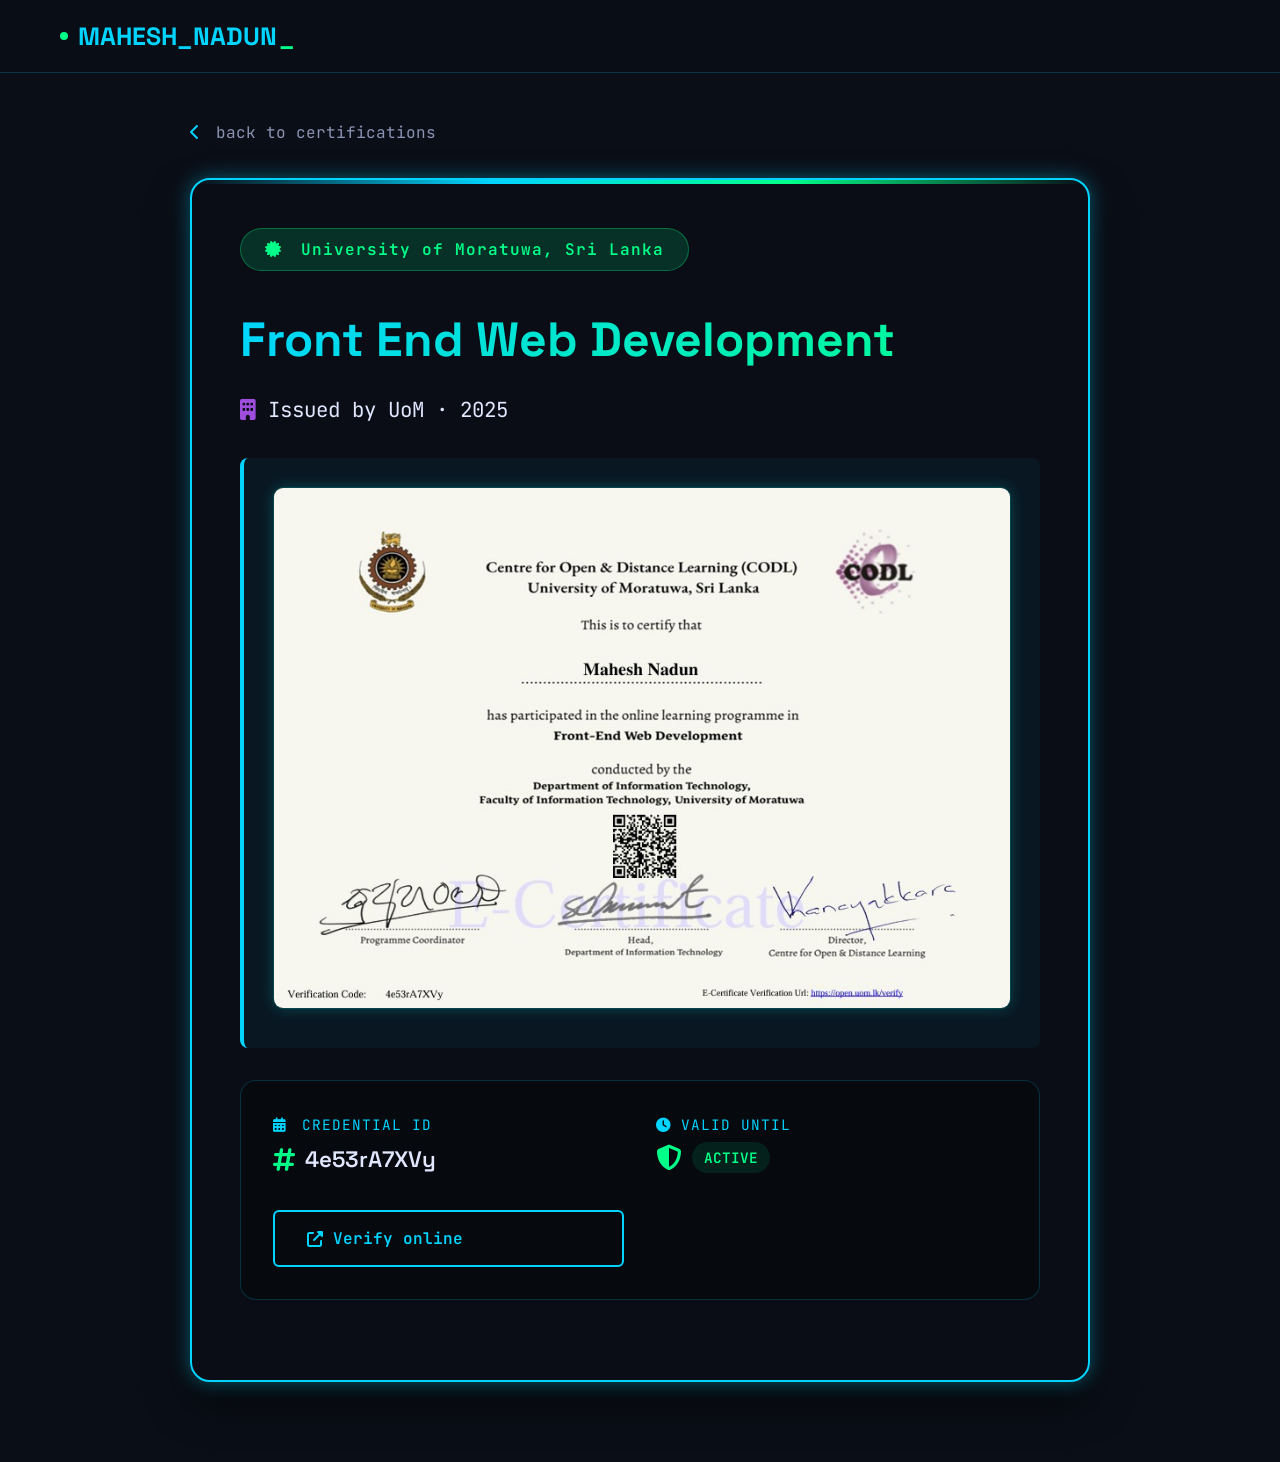
<file: FrontEndWebDevelopmentE-Certificate.html>
<!DOCTYPE html>
<html lang="en">
<head>
    <link href="https://unpkg.com/aos@2.3.1/dist/aos.css" rel="stylesheet">
    <meta name="viewport" content="width=device-width, initial-scale=1.0">
    <meta charset="UTF-8">
    <meta name="viewport" content="width=device-width, initial-scale=1.0">
    <title>Mahesh Nadun · Certificate</title>

    <link rel="stylesheet" href="https://cdnjs.cloudflare.com/ajax/libs/font-awesome/6.4.0/css/all.min.css">

    <link href="https://fonts.googleapis.com/css2?family=Space+Grotesk:wght@300;400;500;600;700&family=JetBrains+Mono:wght@300;400&display=swap" rel="stylesheet">
    
    <link rel="stylesheet" href="allCertificate.css">
</head>
<body data-aos="fade-up">

    <header class="header" id="header">
        <div class="nav-container">
            <a href="#home" class="logo">
                <span class="logo-dot"></span>
                <span id="scramble-text" class="scramble-text">MAHESH_NADUN</span>
            </a>
        </div>
    </header>

    <section class="certificate-page">
        <div class="certificate-container">
            
            <a href="index.html#education" class="back-link"><i class="fas fa-chevron-left"></i> back to certifications</a>

            <div class="cert-card-single">
                <span class="cert-badge-large"><i class="fas fa-certificate" style="margin-right: 8px;"></i> University of Moratuwa, Sri Lanka</span>
                <h2> Front End Web Development</h2>
                
                <div class="cert-issuer">
                    <i class="fas fa-building"></i> Issued by UoM · 2025
                </div>

                <div class="cert-description">
                    <img src="FrontEndWebDevelopmentE-Certificate.jpg" alt="Certified Ethical Hacker Certificate" class="cert-image">
                </div>

                <div class="cert-meta-grid">
                    <div class="meta-item">
                        <span class="meta-label"><i class="fas fa-calendar-alt" style="margin-right: 5px;"></i> Credential ID</span>
                        <span class="meta-value"><i class="fas fa-hashtag"></i> 4e53rA7XVy</span>
                    </div>
                    <div class="meta-item">
                        <span class="meta-label"><i class="fas fa-clock"></i> Valid until</span>
                        <span class="meta-value"><i class="fas fa-shield-alt"></i>   <span class="verify-badge">ACTIVE</span></span>
                </div>

                    <a href="https://open.uom.lk/lms/?redirect=0" class="btn btn-outline" target="_blank">
                        <i class="fas fa-external-link-alt"></i> Verify online
                    </a>
                </div>
            </div>
        </div>
    </section>
            <script src="https://unpkg.com/aos@2.3.1/dist/aos.js"></script>
<script>
    AOS.init({
        duration: 1000,
        once: true
    });
</script>
</body>
</html>
</file>
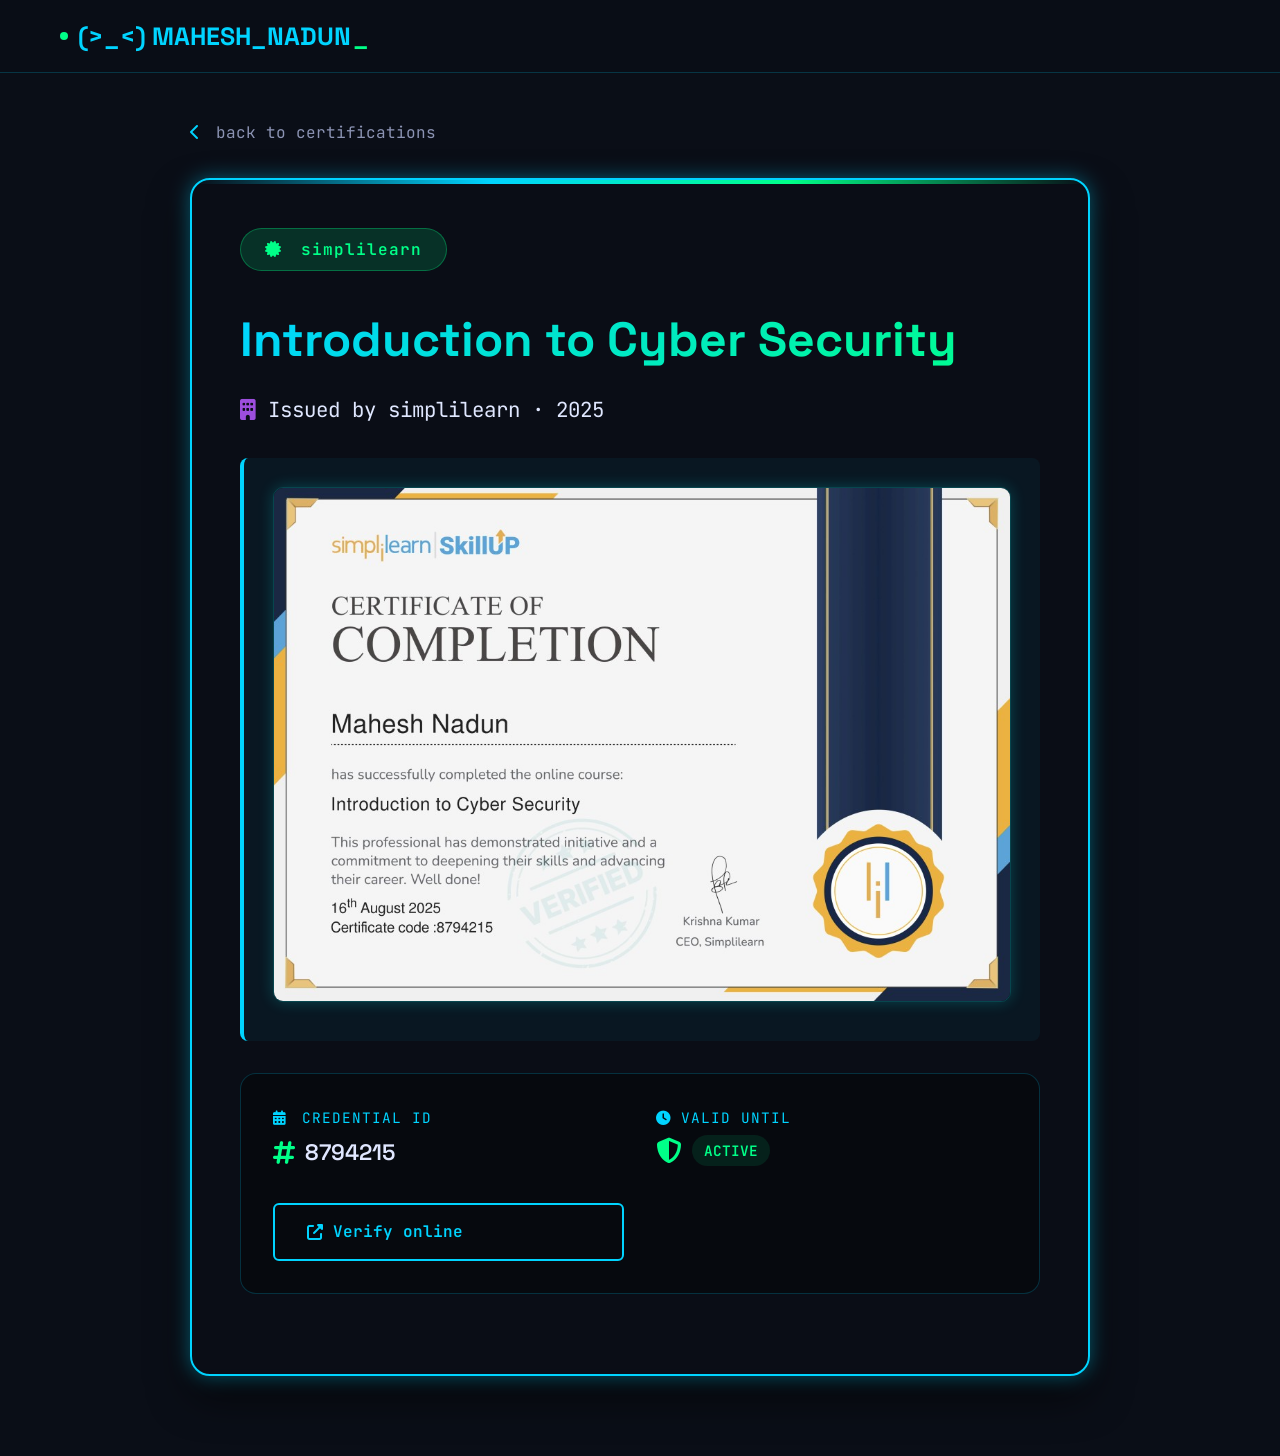
<file: IntroductiontoCyberSecurity.html>
<!DOCTYPE html>
<html lang="en">
<head>
    <link href="https://unpkg.com/aos@2.3.1/dist/aos.css" rel="stylesheet">
    <meta name="viewport" content="width=device-width, initial-scale=1.0">
    <meta charset="UTF-8">
    <meta name="viewport" content="width=device-width, initial-scale=1.0">
    <title>Mahesh Nadun · Certificate</title>

    <link rel="stylesheet" href="https://cdnjs.cloudflare.com/ajax/libs/font-awesome/6.4.0/css/all.min.css">

    <link href="https://fonts.googleapis.com/css2?family=Space+Grotesk:wght@300;400;500;600;700&family=JetBrains+Mono:wght@300;400&display=swap" rel="stylesheet">
    
    <link rel="stylesheet" href="allCertificate.css">
</head>
<body data-aos="fade-up">

    <header class="header" id="header">
        <div class="nav-container">
            <a href="#home" class="logo">
                <span class="logo-dot"></span>
                <span id="scramble-text" class="scramble-text">(>_<) MAHESH_NADUN</span>
            </a>
        </div>
    </header>

   
    <section class="certificate-page">
        <div class="certificate-container">
            
            <a href="index.html#education" class="back-link"><i class="fas fa-chevron-left"></i> back to certifications</a>

            <div class="cert-card-single">
                <span class="cert-badge-large"><i class="fas fa-certificate" style="margin-right: 8px;"></i> simplilearn</span>
                <h2> Introduction to Cyber Security</h2>
                
                <div class="cert-issuer">
                    <i class="fas fa-building"></i> Issued by simplilearn · 2025
                </div>

                <div class="cert-description">
                    <img src="IntroductiontoCyberSecurity.jpg" alt="Certified Ethical Hacker Certificate" class="cert-image">
                </div>

                <div class="cert-meta-grid">
                    <div class="meta-item">
                        <span class="meta-label"><i class="fas fa-calendar-alt" style="margin-right: 5px;"></i> Credential ID</span>
                        <span class="meta-value"><i class="fas fa-hashtag"></i> 8794215</span>
                    </div>
                    <div class="meta-item">
                        <span class="meta-label"><i class="fas fa-clock"></i> Valid until</span>
                        <span class="meta-value"><i class="fas fa-shield-alt"></i>   <span class="verify-badge">ACTIVE</span></span>
                </div>

                    <a href="https://lms.simplilearn.com/" class="btn btn-outline" target="_blank">
                        <i class="fas fa-external-link-alt"></i> Verify online
                    </a>
                </div>
            </div>
        </div>
    </section>
        <script src="https://unpkg.com/aos@2.3.1/dist/aos.js"></script>
<script>
    AOS.init({
        duration: 1000,
        once: true
    });
</script>
</body>
</html>
</file>
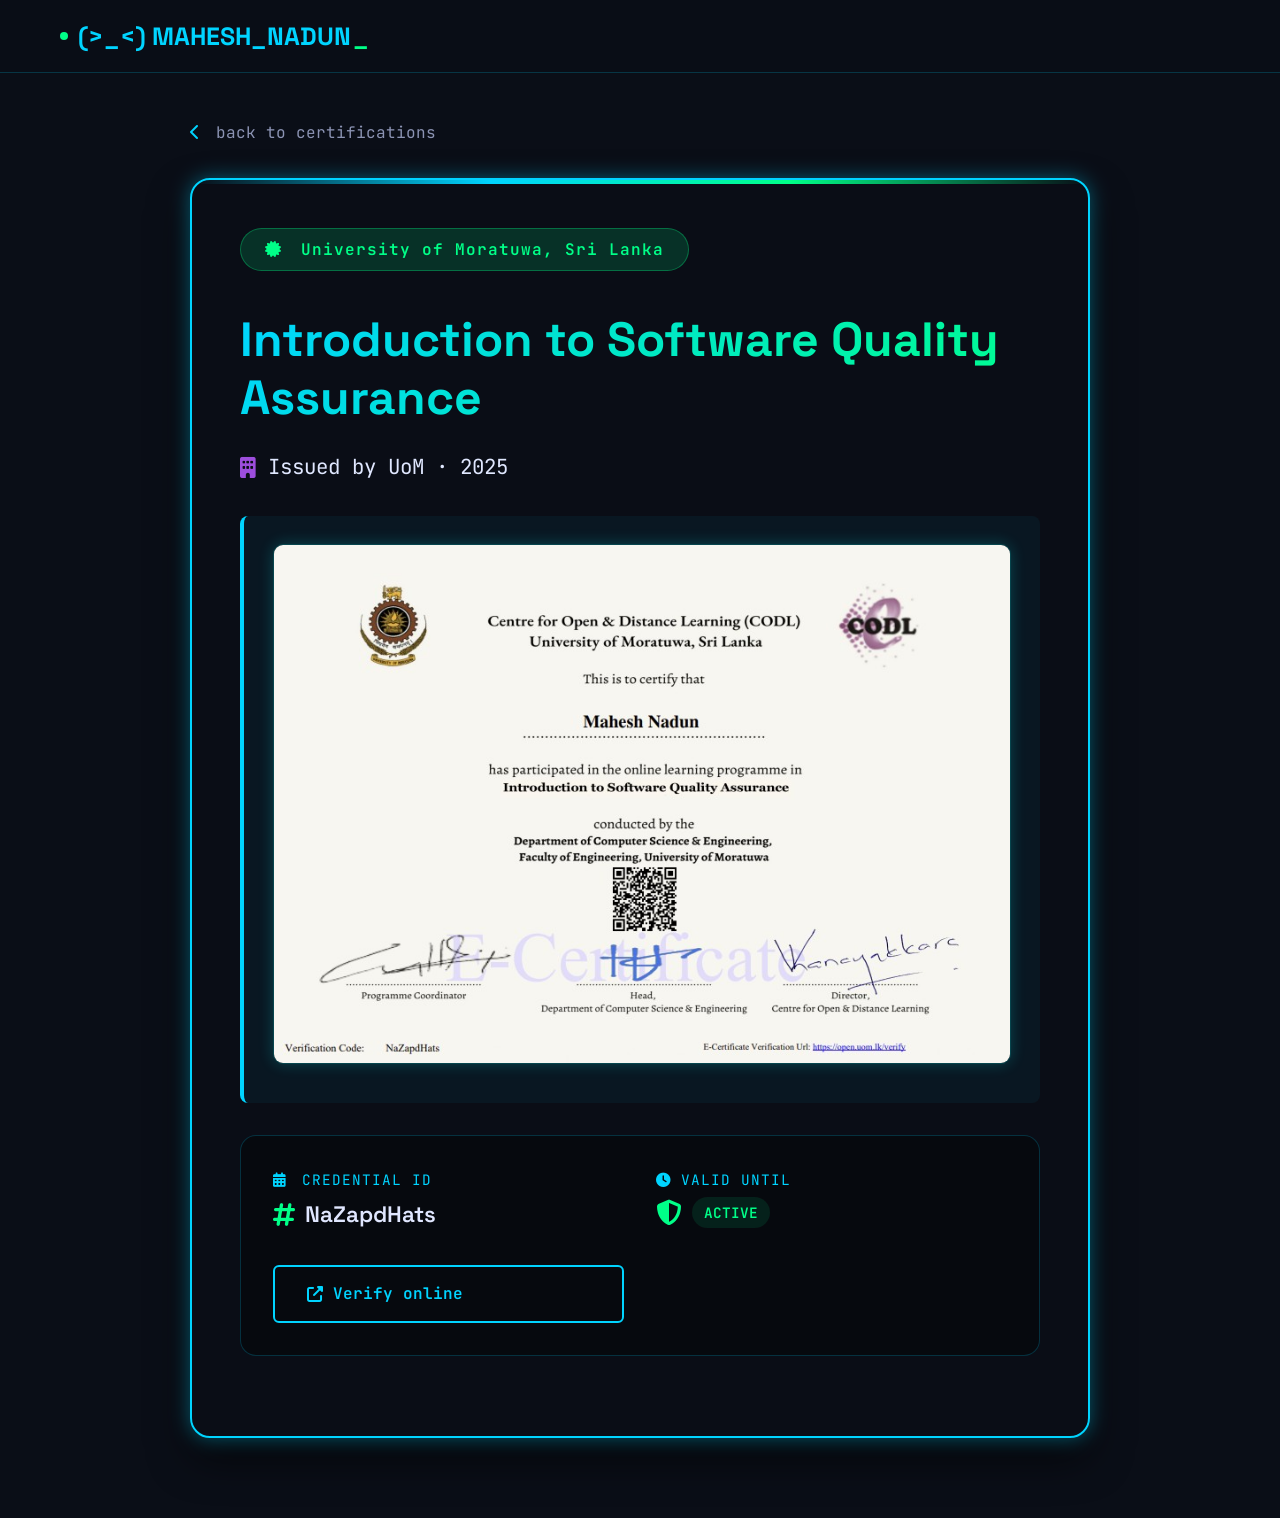
<file: IntroductiontoSoftwareQualityAssuranceE-Certificate.html>
<!DOCTYPE html>
<html lang="en">
<head>
    <link href="https://unpkg.com/aos@2.3.1/dist/aos.css" rel="stylesheet">
    <meta name="viewport" content="width=device-width, initial-scale=1.0">
    <meta charset="UTF-8">
    <meta name="viewport" content="width=device-width, initial-scale=1.0">
    <title>Mahesh Nadun · Certificate</title>

    <link rel="stylesheet" href="https://cdnjs.cloudflare.com/ajax/libs/font-awesome/6.4.0/css/all.min.css">

    <link href="https://fonts.googleapis.com/css2?family=Space+Grotesk:wght@300;400;500;600;700&family=JetBrains+Mono:wght@300;400&display=swap" rel="stylesheet">
    
    <link rel="stylesheet" href="allCertificate.css">
</head>
<body data-aos="fade-up">

    <header class="header" id="header">
        <div class="nav-container">
            <a href="#home" class="logo">
                <span class="logo-dot"></span>
                <span id="scramble-text" class="scramble-text">(>_<) MAHESH_NADUN</span>
            </a>
        </div>
    </header>

    <section class="certificate-page">
        <div class="certificate-container">
            
            <a href="index.html" class="back-link"><i class="fas fa-chevron-left"></i> back to certifications</a>

            <div class="cert-card-single">
                <span class="cert-badge-large"><i class="fas fa-certificate" style="margin-right: 8px;"></i> University of Moratuwa, Sri Lanka</span>
                <h2> Introduction to Software Quality Assurance</h2>
                
                <div class="cert-issuer">
                    <i class="fas fa-building"></i> Issued by UoM · 2025
                </div>

                <div class="cert-description">
                    <img src="IntroductiontoSoftwareQualityAssuranceE-Certificate.jpg" alt="Certified Ethical Hacker Certificate" class="cert-image">
                </div>

                <div class="cert-meta-grid">
                    <div class="meta-item">
                        <span class="meta-label"><i class="fas fa-calendar-alt" style="margin-right: 5px;"></i> Credential ID</span>
                        <span class="meta-value"><i class="fas fa-hashtag"></i> NaZapdHats</span>
                    </div>
                    <div class="meta-item">
                        <span class="meta-label"><i class="fas fa-clock"></i> Valid until</span>
                        <span class="meta-value"><i class="fas fa-shield-alt"></i>   <span class="verify-badge">ACTIVE</span></span>
                </div>

                    <a href="https://open.uom.lk/lms/?redirect=0" class="btn btn-outline" target="_blank">
                        <i class="fas fa-external-link-alt"></i> Verify online
                    </a>
                </div>
            </div>
        </div>
    </section>
            <script src="https://unpkg.com/aos@2.3.1/dist/aos.js"></script>
<script>
    AOS.init({
        duration: 1000,
        once: true
    });
</script>
</body>
</html>
</file>
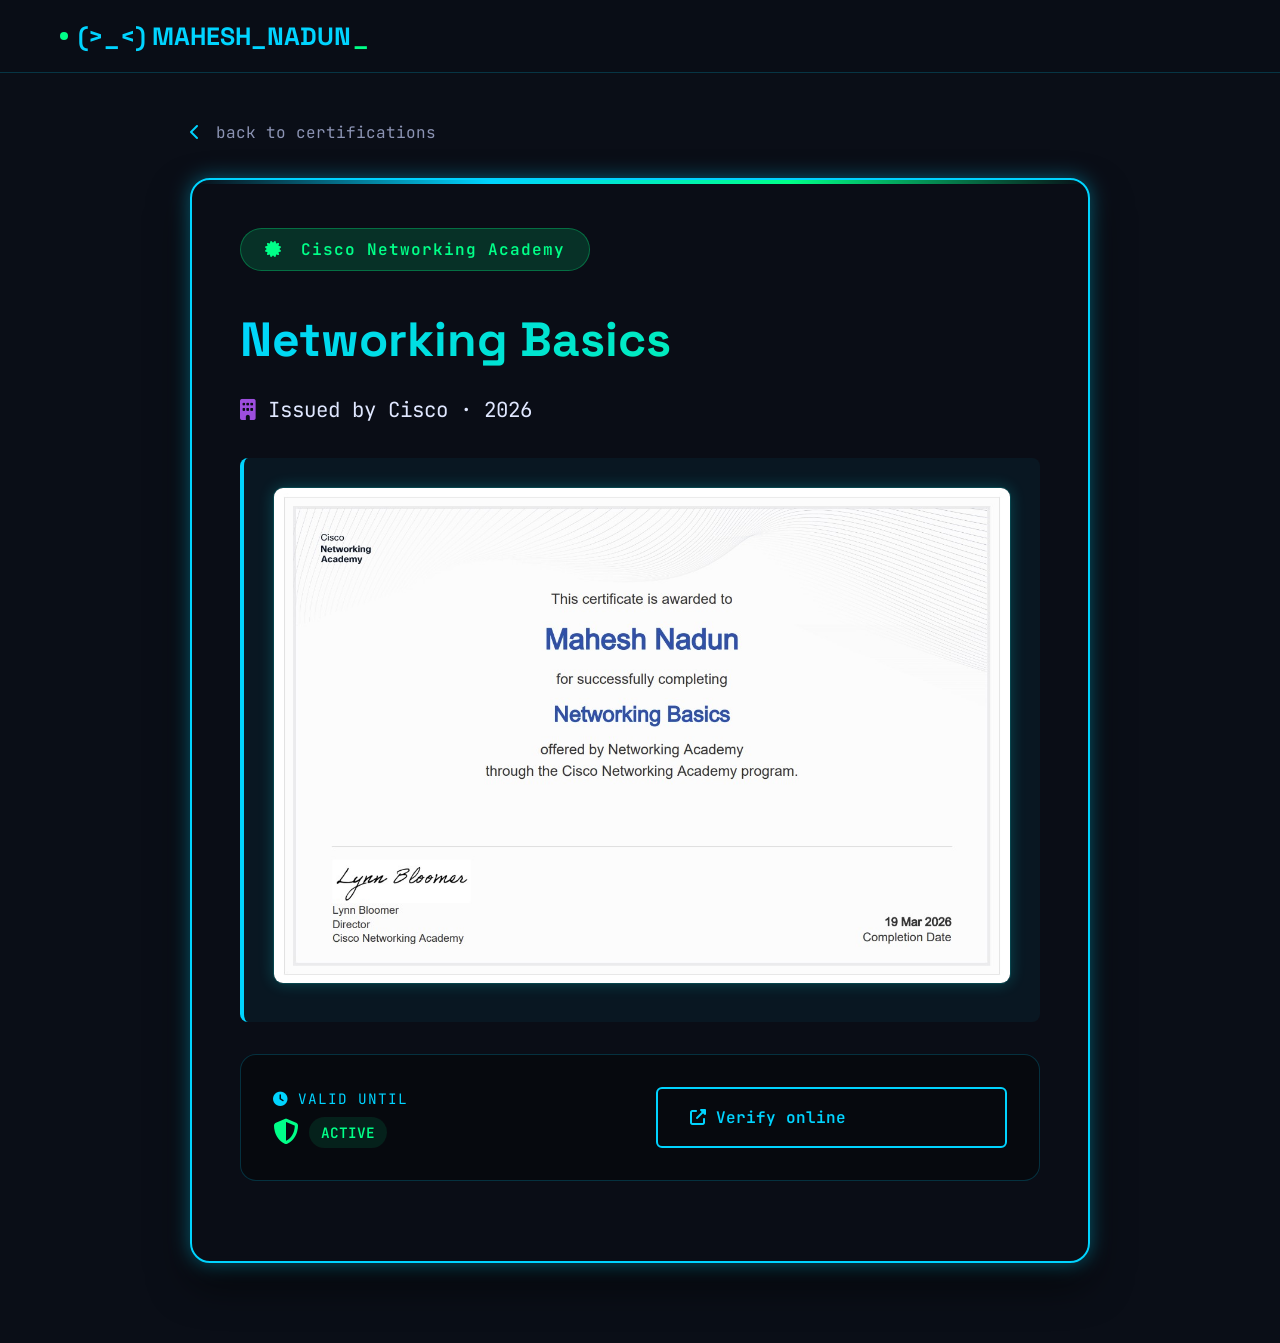
<file: Networking_Basics_certificate-cisco.html>
<!DOCTYPE html>
<html lang="en">
<head>
    <link href="https://unpkg.com/aos@2.3.1/dist/aos.css" rel="stylesheet">
    <meta name="viewport" content="width=device-width, initial-scale=1.0">
    <meta charset="UTF-8">
    <meta name="viewport" content="width=device-width, initial-scale=1.0">
    <title>Mahesh Nadun · Certificate</title>

    <link rel="stylesheet" href="https://cdnjs.cloudflare.com/ajax/libs/font-awesome/6.4.0/css/all.min.css">

    <link href="https://fonts.googleapis.com/css2?family=Space+Grotesk:wght@300;400;500;600;700&family=JetBrains+Mono:wght@300;400&display=swap" rel="stylesheet">
    
    <link rel="stylesheet" href="allCertificate.css">
</head>
<body data-aos="fade-up">

    <header class="header" id="header">
        <div class="nav-container">
            <a href="#home" class="logo">
                <span class="logo-dot"></span>
                <span id="scramble-text" class="scramble-text">(>_<) MAHESH_NADUN</span>
            </a>
        </div>
    </header>

    <section class="certificate-page">
        <div class="certificate-container">
            
            <a href="index.html#education" class="back-link"><i class="fas fa-chevron-left"></i> back to certifications</a>

            <div class="cert-card-single">
                <span class="cert-badge-large"><i class="fas fa-certificate" style="margin-right: 8px;"></i> Cisco Networking Academy</span>
                <h2> Networking Basics </h2>
                
                <div class="cert-issuer">
                    <i class="fas fa-building"></i> Issued by Cisco · 2026
                </div>

                <div class="cert-description">
                    <img src="Networking_Basics_certificate-cisco.jpg" alt="Certified Ethical Hacker Certificate" class="cert-image">
                </div>

                <div class="cert-meta-grid">
                    <div class="meta-item">
                        <span class="meta-label"><i class="fas fa-clock"></i> Valid until</span>
                        <span class="meta-value"><i class="fas fa-shield-alt"></i>   <span class="verify-badge">ACTIVE</span></span>
                </div>

                    <a href="https://www.credly.com/earner/dashboard" class="btn btn-outline" target="_blank">
                        <i class="fas fa-external-link-alt"></i> Verify online
                    </a>
                </div>
            </div>
        </div>
    </section>
            <script src="https://unpkg.com/aos@2.3.1/dist/aos.js"></script>
<script>
    AOS.init({
        duration: 1000,
        once: true
    });
</script>
</body>
</html>
</file>
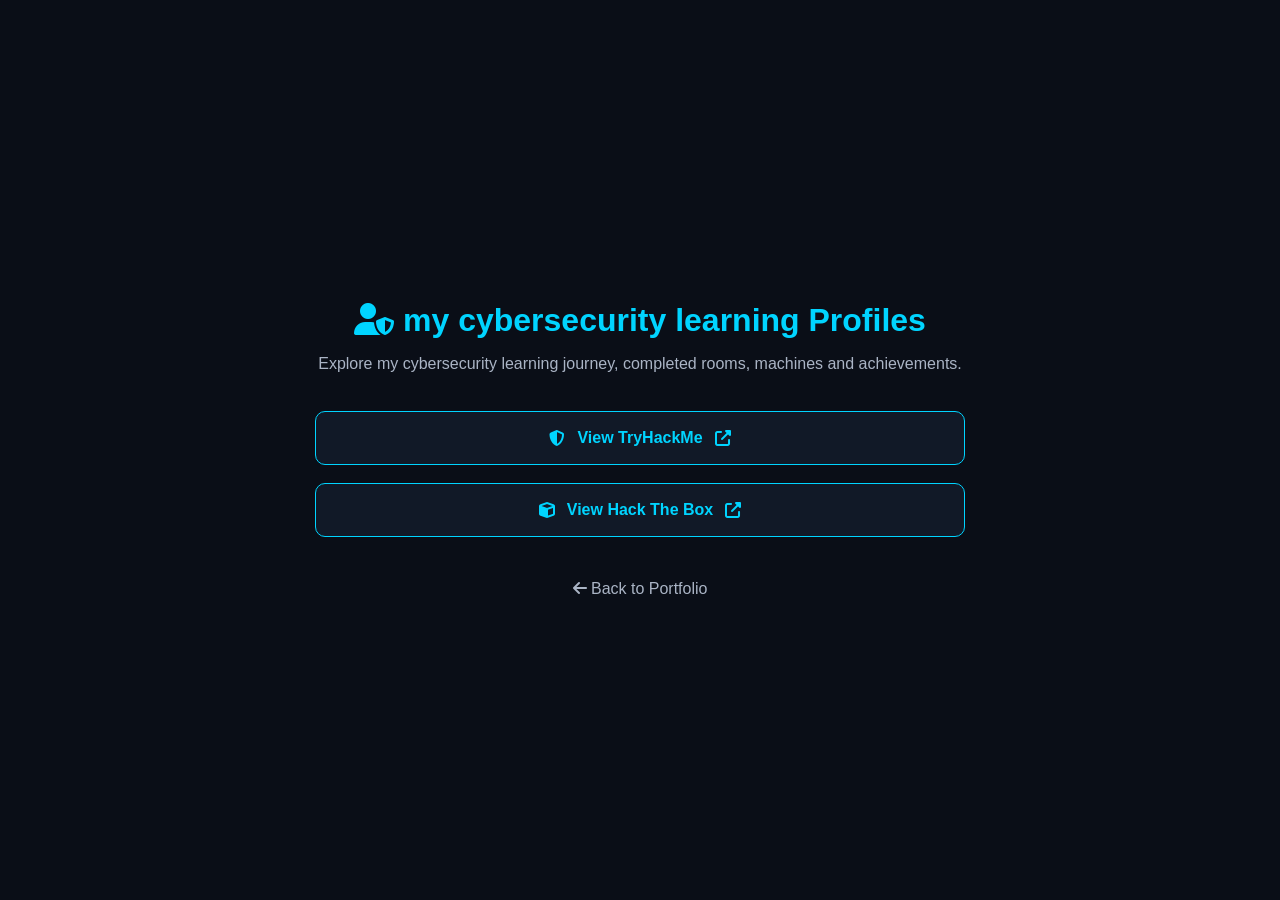
<file: profiles.html>
<!DOCTYPE html>
<html lang="en">
<head>
    <meta charset="UTF-8">
    <meta name="viewport" content="width=device-width, initial-scale=1.0">
    <title>Cybersecurity Profiles | Mahesh</title>

    <link rel="stylesheet"
          href="https://cdnjs.cloudflare.com/ajax/libs/font-awesome/6.5.0/css/all.min.css">

    <style>
        * {
            margin: 0;
            padding: 0;
            box-sizing: border-box;
        }

        body {
            min-height: 100vh;
            display: flex;
            justify-content: center;
            align-items: center;
            background: #0a0e17;
            color: #fff;
            font-family: Arial, sans-serif;
            padding: 20px;
        }

        .container {
            width: 100%;
            max-width: 650px;
            text-align: center;
        }

        h1 {
            color: #00d4ff;
            margin-bottom: 12px;
        }

        .subtitle {
            color: #aab4c5;
            margin-bottom: 35px;
            line-height: 1.6;
        }

        .profile-btn {
            display: flex;
            align-items: center;
            justify-content: center;
            gap: 12px;
            width: 100%;
            padding: 17px;
            margin: 18px 0;
            border: 1px solid #00d4ff;
            border-radius: 10px;
            background: #111927;
            color: #00d4ff;
            text-decoration: none;
            font-weight: bold;
            transition: 0.3s;
        }

        .profile-btn:hover {
            background: #00d4ff;
            color: #0a0e17;
            transform: translateY(-3px);
        }

        .back-btn {
            display: inline-block;
            margin-top: 25px;
            color: #aab4c5;
            text-decoration: none;
        }

        .back-btn:hover {
            color: #00ff88;
        }
    </style>
</head>

<body>
    <main class="container">
        <h1><i class="fas fa-user-shield"></i> my cybersecurity learning Profiles</h1>

        <p class="subtitle">
            Explore my cybersecurity learning journey,
            completed rooms, machines and achievements.
        </p>

        <a href="https://tryhackme.com/p/mahesh.nandun2220"
           target="_blank"
           rel="noopener noreferrer"
           class="profile-btn">
            <i class="fas fa-shield-alt"></i>
            View TryHackMe
            <i class="fas fa-external-link-alt"></i>
        </a>

        <a href="https://profile.hackthebox.com/profile/01a15ffb-8e72-720a-b345-1e007341df99?utm_medium=copy_url"
           target="_blank"
           rel="noopener noreferrer"
           class="profile-btn">
            <i class="fas fa-cube"></i>
            View Hack The Box
            <i class="fas fa-external-link-alt"></i>
        </a>

        <a href="index.html" class="back-btn">
            <i class="fas fa-arrow-left"></i> Back to Portfolio
        </a>
    </main>
</body>
</html>
</file>
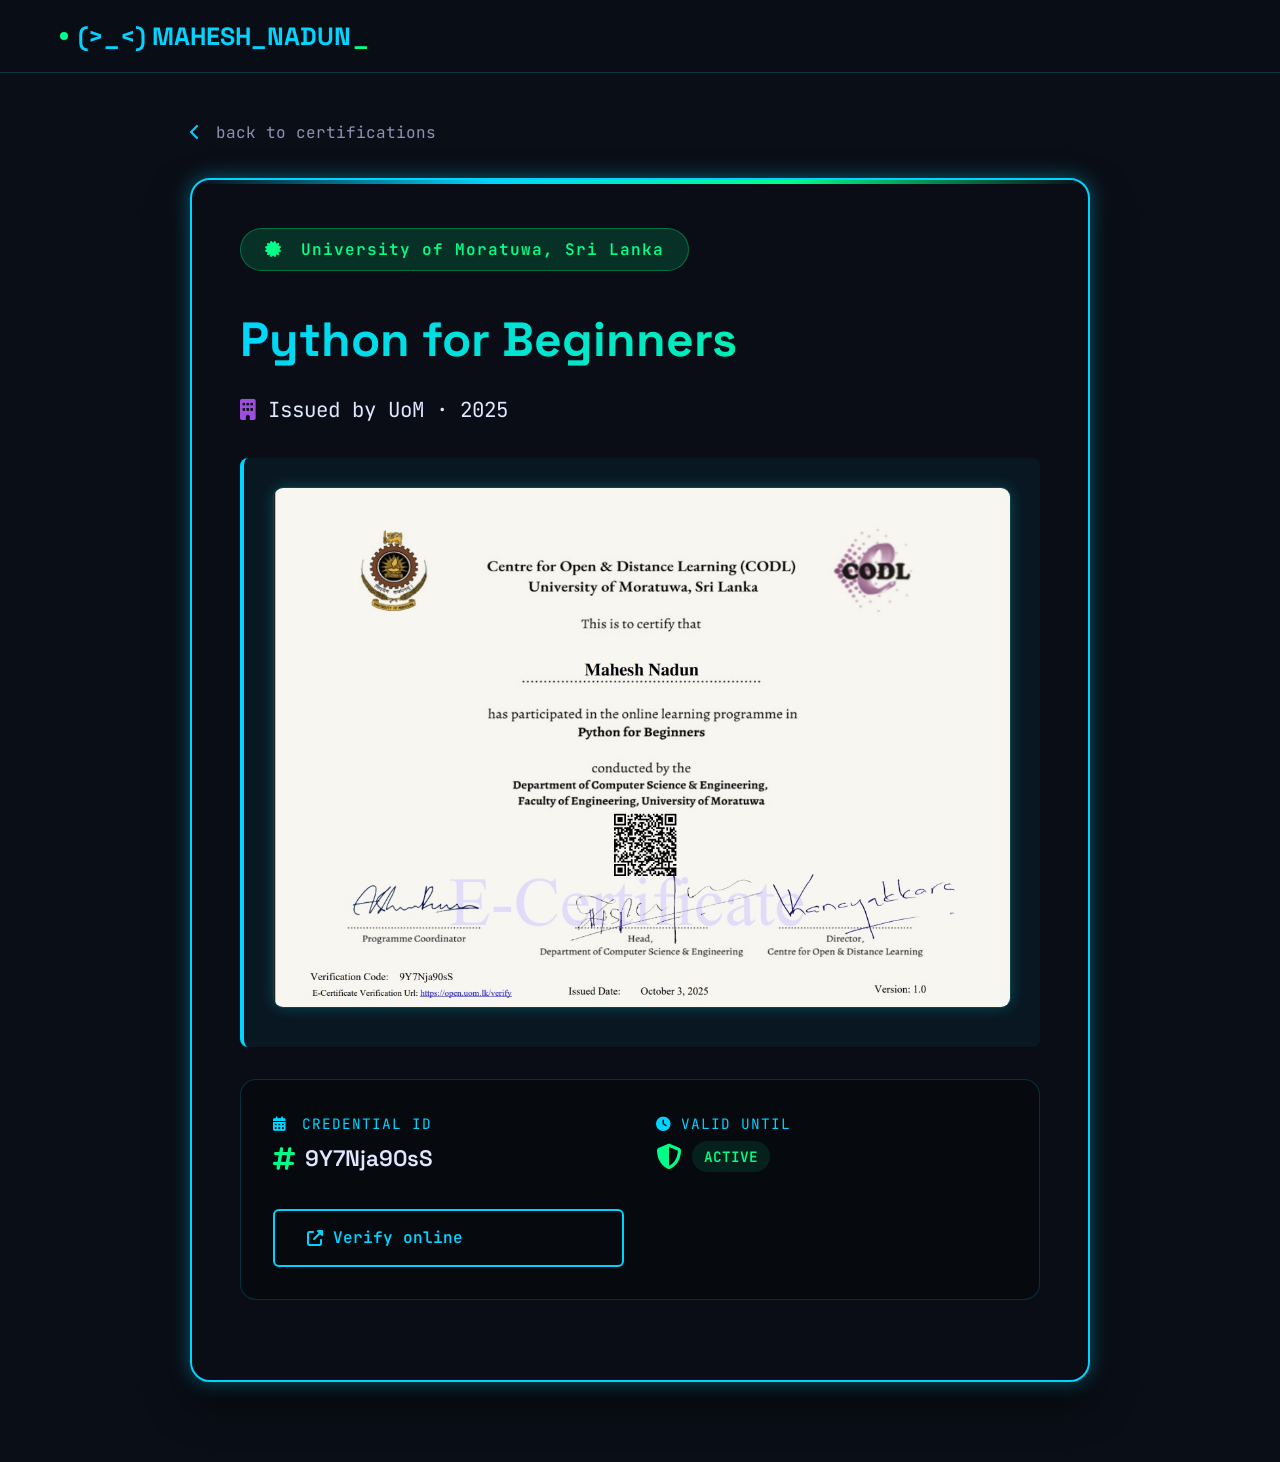
<file: PythonforBeginnersE-Certificate.html>
<!DOCTYPE html>
<html lang="en">
<head>
    <link href="https://unpkg.com/aos@2.3.1/dist/aos.css" rel="stylesheet">
    <meta name="viewport" content="width=device-width, initial-scale=1.0">
    <meta charset="UTF-8">
    <meta name="viewport" content="width=device-width, initial-scale=1.0">
    <title>Mahesh Nadun · Certificate</title>

    <link rel="stylesheet" href="https://cdnjs.cloudflare.com/ajax/libs/font-awesome/6.4.0/css/all.min.css">

    <link href="https://fonts.googleapis.com/css2?family=Space+Grotesk:wght@300;400;500;600;700&family=JetBrains+Mono:wght@300;400&display=swap" rel="stylesheet">
    
    <link rel="stylesheet" href="allCertificate.css">
</head>
<body data-aos="fade-up">

    <header class="header" id="header">
        <div class="nav-container">
            <a href="#home" class="logo">
                <span class="logo-dot"></span>
                <span id="scramble-text" class="scramble-text">(>_<) MAHESH_NADUN</span>
            </a>
        </div>
    </header>

    <section class="certificate-page">
        <div class="certificate-container">
            
            <a href="index.html#education" class="back-link"><i class="fas fa-chevron-left"></i> back to certifications</a>

            <div class="cert-card-single">
                <span class="cert-badge-large"><i class="fas fa-certificate" style="margin-right: 8px;"></i> University of Moratuwa, Sri Lanka</span>
                <h2> Python for Beginners</h2>
                
                <div class="cert-issuer">
                    <i class="fas fa-building"></i> Issued by UoM · 2025
                </div>

                <div class="cert-description">
                    <img src="PythonforBeginnersE-Certificate.jpg" alt="Certified Ethical Hacker Certificate" class="cert-image">
                </div>

                <div class="cert-meta-grid">
                    <div class="meta-item">
                        <span class="meta-label"><i class="fas fa-calendar-alt" style="margin-right: 5px;"></i> Credential ID</span>
                        <span class="meta-value"><i class="fas fa-hashtag"></i> 9Y7Nja90sS</span>
                    </div>
                    <div class="meta-item">
                        <span class="meta-label"><i class="fas fa-clock"></i> Valid until</span>
                        <span class="meta-value"><i class="fas fa-shield-alt"></i>   <span class="verify-badge">ACTIVE</span></span>
                </div>

                    <a href="https://open.uom.lk/lms/?redirect=0" class="btn btn-outline" target="_blank">
                        <i class="fas fa-external-link-alt"></i> Verify online
                    </a>
                </div>
            </div>
        </div>
    </section>
            <script src="https://unpkg.com/aos@2.3.1/dist/aos.js"></script>
<script>
    AOS.init({
        duration: 1000,
        once: true
    });
</script>
</body>
</html>
</file>
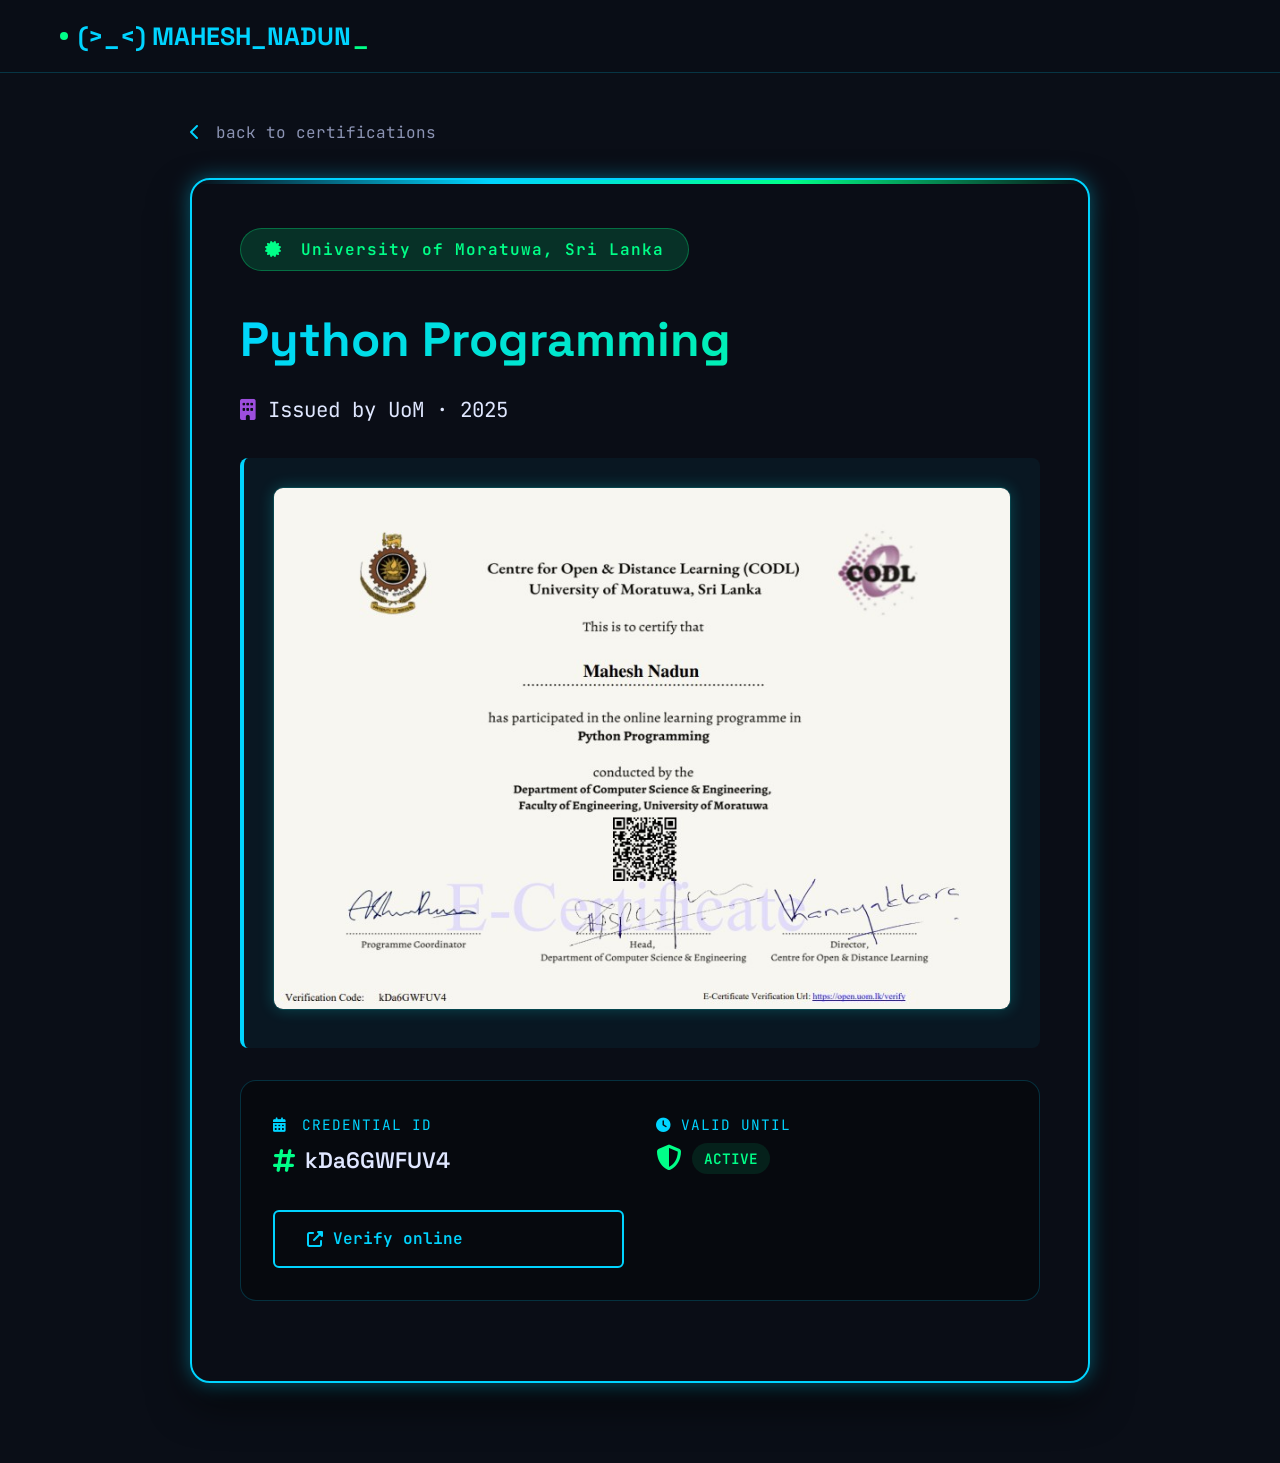
<file: PythonProgrammingE-Certificate.html>
<!DOCTYPE html>
<html lang="en">
<head>
    <link href="https://unpkg.com/aos@2.3.1/dist/aos.css" rel="stylesheet">
    <meta name="viewport" content="width=device-width, initial-scale=1.0">
    <meta charset="UTF-8">
    <meta name="viewport" content="width=device-width, initial-scale=1.0">
    <title>Mahesh Nadun · Certificate</title>

    <link rel="stylesheet" href="https://cdnjs.cloudflare.com/ajax/libs/font-awesome/6.4.0/css/all.min.css">

    <link href="https://fonts.googleapis.com/css2?family=Space+Grotesk:wght@300;400;500;600;700&family=JetBrains+Mono:wght@300;400&display=swap" rel="stylesheet">
    
    <link rel="stylesheet" href="allCertificate.css">
</head>
<body data-aos="fade-up">

    <header class="header" id="header">
        <div class="nav-container">
            <a href="#home" class="logo">
                <span class="logo-dot"></span>
                <span id="scramble-text" class="scramble-text">(>_<) MAHESH_NADUN</span>
            </a>
        </div>
    </header>

    <section class="certificate-page">
        <div class="certificate-container">
            
            <a href="index.html#education" class="back-link"><i class="fas fa-chevron-left"></i> back to certifications</a>

            <div class="cert-card-single">
                <span class="cert-badge-large"><i class="fas fa-certificate" style="margin-right: 8px;"></i> University of Moratuwa, Sri Lanka</span>
                <h2> Python Programming</h2>
                
                <div class="cert-issuer">
                    <i class="fas fa-building"></i> Issued by UoM · 2025
                </div>

                <div class="cert-description">
                    <img src="PythonProgrammingE-Certificate.jpg" alt="Certified Ethical Hacker Certificate" class="cert-image">
                </div>

                <div class="cert-meta-grid">
                    <div class="meta-item">
                        <span class="meta-label"><i class="fas fa-calendar-alt" style="margin-right: 5px;"></i> Credential ID</span>
                        <span class="meta-value"><i class="fas fa-hashtag"></i> kDa6GWFUV4</span>
                    </div>
                    <div class="meta-item">
                        <span class="meta-label"><i class="fas fa-clock"></i> Valid until</span>
                        <span class="meta-value"><i class="fas fa-shield-alt"></i>   <span class="verify-badge">ACTIVE</span></span>
                </div>

                    <a href="https://open.uom.lk/lms/?redirect=0" class="btn btn-outline" target="_blank">
                        <i class="fas fa-external-link-alt"></i> Verify online
                    </a>
                </div>
            </div>
        </div>
    </section>
            <script src="https://unpkg.com/aos@2.3.1/dist/aos.js"></script>
<script>
    AOS.init({
        duration: 1000,
        once: true
    });
</script>
</body>
</html>
</file>
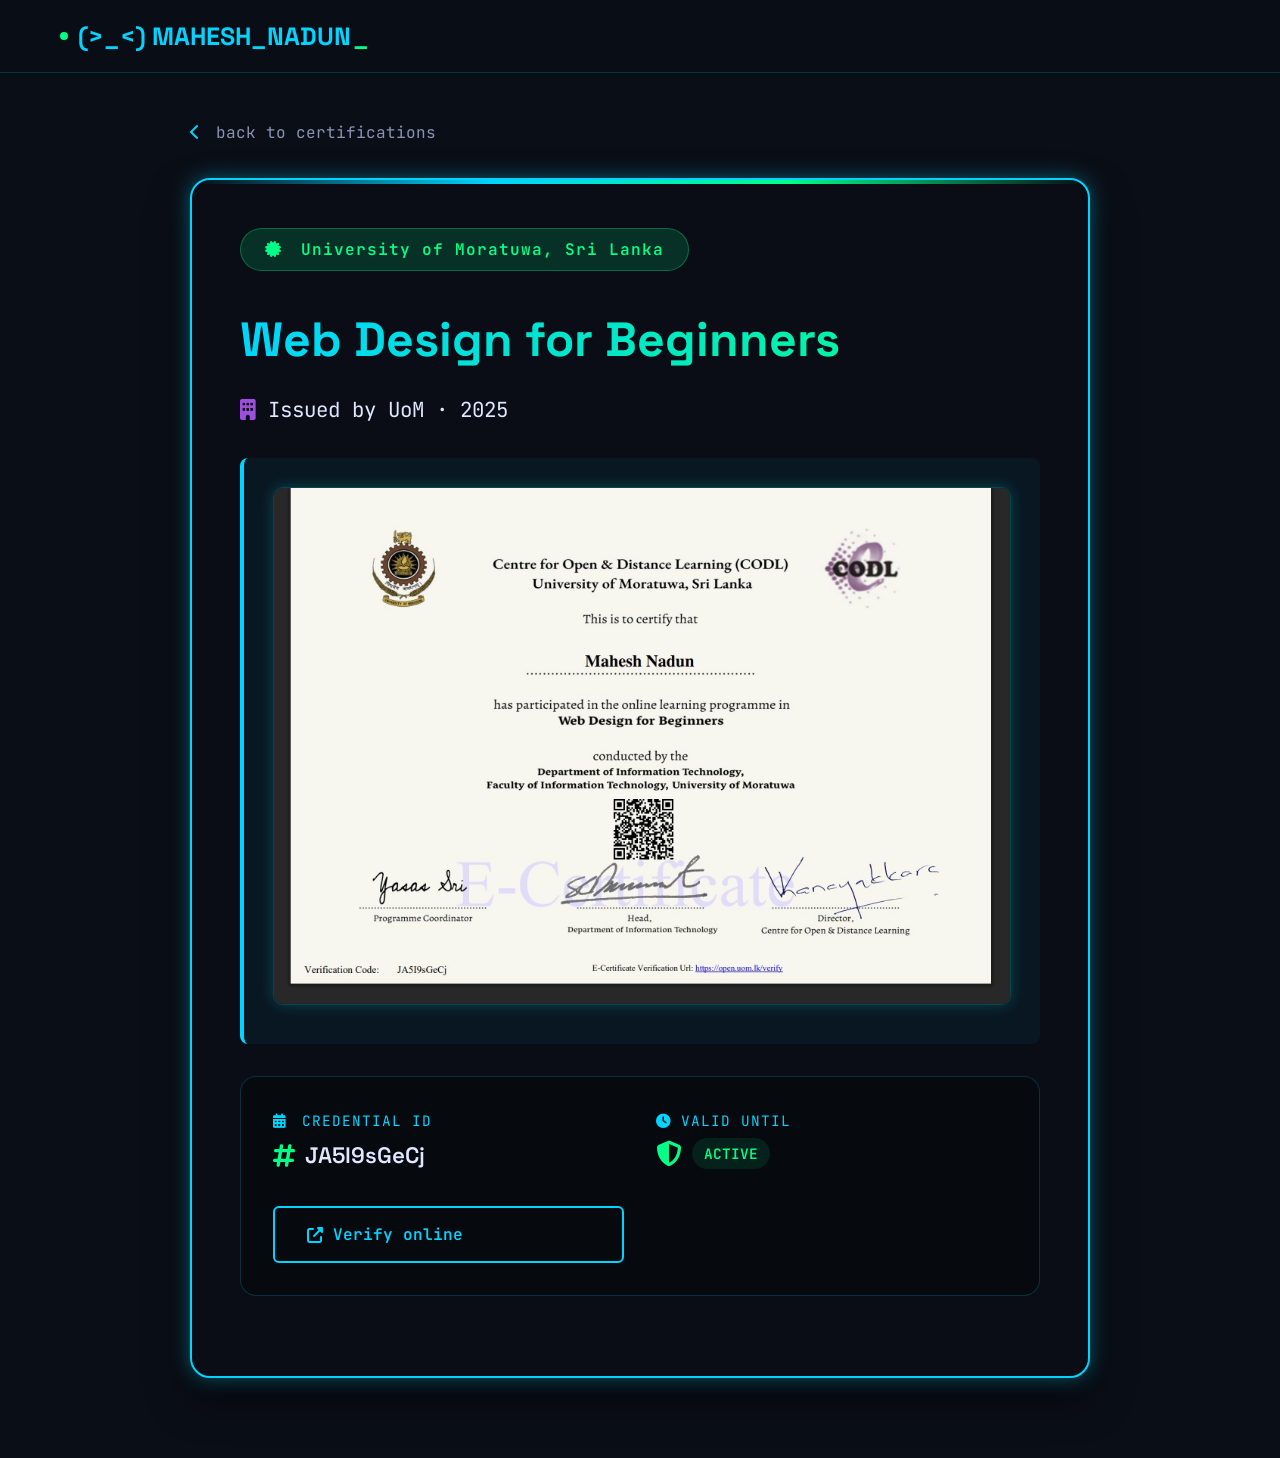
<file: WebDesignforBeginnersE-Certificate.html>
<!DOCTYPE html>
<html lang="en">
<head>
    <link href="https://unpkg.com/aos@2.3.1/dist/aos.css" rel="stylesheet">
    <meta name="viewport" content="width=device-width, initial-scale=1.0">
    <meta charset="UTF-8">
    <meta name="viewport" content="width=device-width, initial-scale=1.0">
    <title>Mahesh Nadun · Certificate</title>

    <link rel="stylesheet" href="https://cdnjs.cloudflare.com/ajax/libs/font-awesome/6.4.0/css/all.min.css">

    <link href="https://fonts.googleapis.com/css2?family=Space+Grotesk:wght@300;400;500;600;700&family=JetBrains+Mono:wght@300;400&display=swap" rel="stylesheet">
    
    <link rel="stylesheet" href="allCertificate.css">
</head>
<body data-aos="fade-up">

    <header class="header" id="header">
        <div class="nav-container">
            <a href="#home" class="logo">
                <span class="logo-dot"></span>
                <span id="scramble-text" class="scramble-text">(>_<) MAHESH_NADUN</span>
            </a>
        </div>
    </header>

    <section class="certificate-page">
        <div class="certificate-container">
            
            <a href="index.html#education" class="back-link"><i class="fas fa-chevron-left"></i> back to certifications</a>

            <div class="cert-card-single">
                <span class="cert-badge-large"><i class="fas fa-certificate" style="margin-right: 8px;"></i> University of Moratuwa, Sri Lanka</span>
                <h2> Web Design for Beginners</h2>
                
                <div class="cert-issuer">
                    <i class="fas fa-building"></i> Issued by UoM · 2025
                </div>

                <div class="cert-description">
                    <img src="WebDesignforBeginnersE-Certificate.jpg" alt="Certified Ethical Hacker Certificate" class="cert-image">
                </div>

                <div class="cert-meta-grid">
                    <div class="meta-item">
                        <span class="meta-label"><i class="fas fa-calendar-alt" style="margin-right: 5px;"></i> Credential ID</span>
                        <span class="meta-value"><i class="fas fa-hashtag"></i> JA5I9sGeCj</span>
                    </div>
                    <div class="meta-item">
                        <span class="meta-label"><i class="fas fa-clock"></i> Valid until</span>
                        <span class="meta-value"><i class="fas fa-shield-alt"></i>   <span class="verify-badge">ACTIVE</span></span>
                </div>

                    <a href="https://open.uom.lk/lms/?redirect=0" class="btn btn-outline" target="_blank">
                        <i class="fas fa-external-link-alt"></i> Verify online
                    </a>
                </div>
            </div>
        </div>
    </section>
            <script src="https://unpkg.com/aos@2.3.1/dist/aos.js"></script>
<script>
    AOS.init({
        duration: 1000,
        once: true
    });
</script>
</body>
</html>
</file>
<file: styles.css>
:root {
    --cyber-dark: #0a0e17;
    --cyber-darker: #050811;
    --cyber-blue: #00d4ff;
    --cyber-green: #00ff88;
    --cyber-red: #ff0055;
    --cyber-purple: #9d4edd;
    --cyber-yellow: #ffcc00;
    --cyber-gray: #8b93b3;
    --cyber-light: #e0e7ff;
    --gradient-cyber: linear-gradient(135deg, var(--cyber-blue), var(--cyber-green));
    --gradient-hacker: linear-gradient(135deg, var(--cyber-purple), var(--cyber-red));
    --shadow-glow-blue: 0 0 20px rgba(0, 212, 255, 0.4);
    --shadow-glow-green: 0 0 20px rgba(0, 255, 136, 0.4);
    --shadow-glow-red: 0 0 20px rgba(255, 0, 85, 0.4);
    --font-main: 'Space Grotesk', sans-serif;
    --font-mono: 'JetBrains Mono', monospace;
    --section-padding: 100px 20px;
    
}
* {
    margin: 0;
    padding: 0;
    box-sizing: border-box;
}
html {
    scroll-behavior: smooth;
    scroll-padding-top: 80px;
}
body {
    font-family: var(--font-main);
    background-color: var(--cyber-dark);
    color: var(--cyber-light);
    line-height: 1.6;
    overflow-x: hidden;
    position: relative;
}
#matrix-bg {
    position: fixed;
    top: 0;
    left: 0;
    width: 100%;
    height: 100%;
    z-index: -1;
    opacity: 0.03;
    pointer-events: none;
}
.header {
    position: fixed;
    top: 0;
    left: 0;
    width: 100%;
    z-index: 1000;
    background: rgba(10, 14, 23, 0.95);
    backdrop-filter: blur(10px);
    border-bottom: 1px solid rgba(0, 212, 255, 0.2);
    padding: 1rem 0;
    transition: all 0.3s ease;
}
.header.scrolled {
    padding: 0.5rem 0;
    box-shadow: var(--shadow-glow-blue);
}
.nav-container {
    max-width: 1200px;
    margin: 0 auto;
    padding: 0 20px;
    display: flex;
    justify-content: space-between;
    align-items: center;
}
.logo {
    display: flex;
    align-items: center;
    gap: 10px;
    font-size: 1.5rem;
    font-weight: 700;
    color: var(--cyber-blue);
    text-decoration: none;
}
.logo-dot {
    width: 8px;
    height: 8px;
    background: var(--cyber-green);
    border-radius: 50%;
    animation: pulse 2s infinite;
}
@keyframes pulse {
    0%, 100% { opacity: 1; }
    50% { opacity: 0.5; }
}
.nav-links {
    display: flex;
    gap: 0.5rem;
    list-style: none;
}
.nav-links a {
    color: var(--cyber-light);
    text-decoration: none;
    font-weight: 500;
    padding: 8px 16px;
    border-radius: 4px;
    transition: all 0.3s ease;
    position: relative;
    font-family: var(--font-mono);
    font-size: 0.9rem;
}
.nav-links a::before {
    content: '>';
    color: var(--cyber-blue);
    margin-right: 5px;
    opacity: 0;
    transition: opacity 0.3s ease;
}
.nav-links a:hover::before {
    opacity: 1;
}
.nav-links a:hover {
    background: rgba(0, 212, 255, 0.1);
    color: var(--cyber-blue);
}

.scramble-text {
    display: inline-flex;
    cursor: pointer;
    position: relative;
}
.scramble-text span {
    display: inline-block;
    transition: all 0.2s ease;
    min-width: 0.6em;
    text-align: center;
    color: var(--cyber-blue);
    animation: glow 2s infinite;
}

.section-title {
    font-size: 2.5rem;
    margin-bottom: 1rem;
    color: var(--cyber-blue);
    position: relative;
    display: inline-block;
}
.section-title span {
    display: inline-block;
    transition: all 0.3s ease;
    min-width: 0.4em;
    text-align: center;
}
.section-title::after {
    content: '';
    position: absolute;
    bottom: -10px;
    left: 0;
    width: 60px;
    height: 4px;
    background: var(--gradient-cyber);
    border-radius: 2px;
}

@keyframes glow {
    0%, 100% {
        text-shadow: 0 0 5px rgba(0, 212, 255, 0.5);
    }
    50% {
        text-shadow: 0 0 15px rgba(0, 255, 136, 0.8);
    }
}

.scramble-text::after {
    content: '_';
    color: var(--cyber-green);
    animation: blink 1s infinite;
    margin-left: 2px;
    opacity: 0.7;
}
@keyframes blink {
    0%, 100% { opacity: 1; }
    50% { opacity: 0; }
}

.hero {
    min-height: 100vh;
    display: flex;
    align-items: center;
    padding-top: 80px;
    position: relative;
    overflow: hidden;
}
.hero::before {
    content: '';
    position: absolute;
    top: 0;
    right: 0;
    width: 50%;
    height: 100%;
    background: radial-gradient(circle at center, rgba(0, 212, 255, 0.1) 0%, transparent 70%);
}
.hero-container {
    max-width: 1200px;
    margin: 0 auto;
    padding: 0 20px;
    display: grid;
    grid-template-columns: 1fr 1fr;
    gap: 4rem;
    align-items: center;
}
.hero-content h1 {
    font-size: 3.5rem;
    line-height: 1.1;
    margin-bottom: 1.5rem;
    background: linear-gradient(to right, var(--cyber-blue), var(--cyber-green));
    -webkit-background-clip: text;
    background-clip: text;
    color: transparent;
}
.hero-subtitle {
    font-size: 1.2rem;
    color: var(--cyber-gray);
    margin-bottom: 2rem;
    font-family: var(--font-mono);
}
.hero-badge {
    display: inline-block;
    background: rgba(0, 255, 136, 0.1);
    color: var(--cyber-green);
    padding: 8px 16px;
    border-radius: 4px;
    font-family: var(--font-mono);
    font-size: 0.9rem;
    margin-bottom: 2rem;
    border: 1px solid rgba(0, 255, 136, 0.3);
}
.hero-stats {
    display: flex;
    gap: 2rem;
    margin: 2rem 0;
}
.stat-item {
    text-align: center;
}
.stat-number {
    display: block;
    font-size: 2rem;
    font-weight: 700;
    color: var(--cyber-blue);
    margin-bottom: 5px;
}
.stat-label {
    font-size: 0.9rem;
    color: var(--cyber-gray);
    font-family: var(--font-mono);
}
.hero-btns {
    display: flex;
    gap: 1rem;
    margin-top: 2rem;
}
.btn {
    display: inline-flex;
    align-items: center;
    gap: 10px;
    padding: 12px 24px;
    border-radius: 4px;
    text-decoration: none;
    font-weight: 600;
    transition: all 0.3s ease;
    font-family: var(--font-mono);
    border: 2px solid transparent;
}
.btn-primary {
    background: var(--gradient-cyber);
    color: var(--cyber-dark);
}
.btn-primary:hover {
    transform: translateY(-3px);
    box-shadow: var(--shadow-glow-blue);
}
.btn-outline {
    background: transparent;
    color: var(--cyber-blue);
    border-color: var(--cyber-blue);
}
.btn-outline:hover {
    background: rgba(0, 212, 255, 0.1);
    box-shadow: var(--shadow-glow-blue);
}
.hero-image {
    position: relative;
}
.profile-container {
    position: relative;
    width: 400px;
    height: 400px;
    margin: 0 auto;
}
.profile-frame {
    width: 100%;
    height: 100%;
    border: 2px solid var(--cyber-blue);
    border-radius: 10px;
    position: relative;
    overflow: hidden;
    box-shadow: var(--shadow-glow-blue);
}
.profile-image {
    width: 100%;
    height: 100%;
    object-fit: cover;
    filter: grayscale(0.2) contrast(1.1);
}
.profile-overlay {
    position: absolute;
    top: 0;
    left: 0;
    width: 100%;
    height: 100%;
    background: linear-gradient(45deg, transparent 50%, rgba(0, 212, 255, 0.1));
    pointer-events: none;
}
.scan-line {
    position: absolute;
    top: 0;
    left: 0;
    width: 100%;
    height: 3px;
    background: var(--cyber-green);
    animation: scan 3s linear infinite;
    box-shadow: 0 0 10px var(--cyber-green);
}
@keyframes scan {
    0% { top: 0; }
    100% { top: 100%; }
}

.section {
    padding: var(--section-padding);
    position: relative;
}
#skills, #projects {
    background: rgba(5, 8, 17, 0.5);
}
.container {
    max-width: 1200px;
    margin: 0 auto;
    padding: 0 20px;
}
.section-subtitle {
    font-size: 1.1rem;
    color: var(--cyber-gray);
    margin-bottom: 3rem;
    max-width: 600px;
}

.about-content {
    max-width: 1200px;
    margin: 0 auto;
    display: grid;
    grid-template-columns: 1fr 1fr;
    gap: 4rem;
    align-items: center;
}
.about-text p {
    margin-bottom: 1.5rem;
    font-size: 1.1rem;
}
.cyber-highlight {
    color: var(--cyber-green);
    font-weight: 600;
}

.about-content {
    display: grid;
    grid-template-columns: 1fr 1fr;
    align-items: center;
    gap: 40px;
}

.about-animation {
    width: 100%;
    display: flex;
    justify-content: center;
    align-items: center;
}

.hacker-screen {
    width: 100%;
    max-width: 480px;
    min-height: 300px;
    background: #080d12;
    border: 1px solid #00ff88;
    border-radius: 12px;
    overflow: hidden;
    box-shadow: 0 0 20px rgba(0, 255, 136, 0.15);
    animation: cyberGlow 3s infinite alternate;
}

.terminal-header {
    display: flex;
    align-items: center;
    gap: 7px;
    padding: 14px;
    background: #111820;
    border-bottom: 1px solid #24352e;
}

.terminal-dot {
    width: 10px;
    height: 10px;
    border-radius: 50%;
}

.terminal-dot.red {
    background: #ff5f56;
}

.terminal-dot.yellow {
    background: #ffbd2e;
}

.terminal-dot.green {
    background: #27c93f;
}

.terminal-title {
    margin-left: 10px;
    color: #9aa9a1;
    font-size: 12px;
}

.terminal-body {
    padding: 18px;
    font-family: monospace;
    font-size: 13px;
    line-height: 1.5;
    overflow-wrap: anywhere;
}

.terminal-body p {
    margin: 0 0 12px;
    color: #c9d1d9;
}

.prompt,
.success {
    color: #00ff88;
}

.code-line {
    color: #82939f !important;
}

.code-line span {
    color: #00d9ff;
}

.typing-text span {
    color: #00ff88;
    animation: textBlink 1s infinite;
}

.cursor {
    color: #00ff88;
    animation: textBlink 0.7s infinite;
}

.cyber-icon {
    text-align: center;
    font-size: 38px;
    color: #00ff88;
    padding: 0 0 20px;
    animation: hackerFloat 3s ease-in-out infinite;
}

@keyframes cyberGlow {
    from {
        box-shadow: 0 0 10px rgba(0, 255, 136, 0.1);
    }
    to {
        box-shadow: 0 0 30px rgba(0, 255, 136, 0.3);
    }
}

@keyframes textBlink {
    50% {
        opacity: 0;
    }
}

@keyframes hackerFloat {
    0%, 100% {
        transform: translateY(0);
    }
    50% {
        transform: translateY(-8px);
    }
}


@media (max-width: 768px) {
    .about-content {
        grid-template-columns: 1fr;
    }

    .about-animation {
        margin-top: 20px;
    }

    .hacker-screen {
        max-width: 100%;
    }
}

.skills-container {
    max-width: 1200px;
    margin: 0 auto;
}
.skills-grid {
    display: grid;
    grid-template-columns: repeat(auto-fit, minmax(350px, 1fr));
    gap: 2rem;
}
.skill-category {
    background: rgba(10, 14, 23, 0.8);
    border: 1px solid rgba(0, 212, 255, 0.2);
    border-radius: 10px;
    padding: 2rem;
    transition: all 0.3s ease;
}
.skill-category:hover {
    border-color: var(--cyber-blue);
    transform: translateY(-5px);
    box-shadow: var(--shadow-glow-blue);
}
.skill-header {
    display: flex;
    align-items: center;
    gap: 1rem;
    margin-bottom: 1.5rem;
    padding-bottom: 1rem;
    border-bottom: 1px solid rgba(0, 212, 255, 0.1);
}
.skill-icon {
    width: 50px;
    height: 50px;
    background: rgba(0, 212, 255, 0.1);
    border-radius: 8px;
    display: flex;
    align-items: center;
    justify-content: center;
    color: var(--cyber-blue);
    font-size: 1.5rem;
}
.skill-list {
    list-style: none;
}
.skill-item {
    display: flex;
    justify-content: space-between;
    align-items: center;
    padding: 0.8rem 0;
    border-bottom: 1px solid rgba(255, 255, 255, 0.05);
}
.skill-item:last-child {
    border-bottom: none;
}
.skill-level {
    display: flex;
    gap: 4px;
}
.level-dot {
    width: 10px;
    height: 10px;
    border-radius: 50%;
    background: rgba(255, 255, 255, 0.1);
}
.level-dot.active {
    background: var(--cyber-green);
}

.certs-grid {
    display: grid;
    grid-template-columns: repeat(auto-fit, minmax(300px, 1fr));
    gap: 3rem;
    max-width: 1100px;
    margin: 0 auto;
}
.cert-card {
    background: rgba(10, 14, 23, 0.8);
    border: 1px solid rgba(0, 212, 255, 0.2);
    border-radius: 10px;
    padding: 2rem;
    transition: all 0.3s ease;
    position: relative;
    overflow: hidden;
}
.cert-card:hover {
    border-color: var(--cyber-green);
    transform: translateY(-5px);
    box-shadow: var(--shadow-glow-green);
}
.cert-card::before {
    content: '🔐';
    position: absolute;
    top: 20px;
    right: 20px;
    font-size: 2rem;
    opacity: 0.1;
}
.cert-badge {
    display: inline-block;
    background: rgba(0, 255, 136, 0.1);
    color: var(--cyber-green);
    padding: 4px 12px;
    border-radius: 4px;
    font-size: 0.8rem;
    font-family: var(--font-mono);
    margin-bottom: 1rem;
}

.projects-grid {
    display: grid;
    grid-template-columns: repeat(auto-fit, minmax(350px, 1fr));
    gap: 1rem;
    max-width: 1100px;
    margin: 0 auto;
}
.project-card {
    background: rgba(10, 14, 23, 0.8);
    border: 1px solid rgba(0, 212, 255, 0.2);
    border-radius: 10px;
    overflow: hidden;
    transition: all 0.3s ease;
}
.project-card:hover {
    border-color: var(--cyber-green);
    transform: translateY(-10px);
    box-shadow: var(--shadow-glow-green);
}
.project-header {
    padding: 1.5rem;
    border-bottom: 1px solid rgba(0, 212, 255, 0.1);
}
.project-category {
    display: inline-block;
    background: rgba(157, 78, 221, 0.1);
    color: var(--cyber-purple);
    padding: 4px 12px;
    border-radius: 4px;
    font-size: 0.8rem;
    font-family: var(--font-mono);
    margin-bottom: 0.5rem;
}
.project-content {
    padding: 1.5rem;
}
.project-tech {
    display: flex;
    flex-wrap: wrap;
    gap: 0.5rem;
    margin: 1rem 0;
}
.tech-tag {
    background: rgba(0, 212, 255, 0.1);
    color: var(--cyber-blue);
    padding: 4px 10px;
    border-radius: 4px;
    font-size: 0.8rem;
    font-family: var(--font-mono);
}
.contact-container {
    max-width: 1200px;
    margin: 0 auto;
    display: grid;
    grid-template-columns: 1fr 1fr;
    gap: 4rem;
}
.contact-info h3 {
    color: var(--cyber-blue);
    margin-bottom: 1.5rem;
}
.contact-item {
    display: flex;
    align-items: center;
    gap: 1rem;
    margin-bottom: 1.5rem;
    padding: 1rem;
    background: rgba(10, 14, 23, 0.8);
    border: 1px solid rgba(0, 212, 255, 0.2);
    border-radius: 8px;
}
.contact-icon {
    width: 50px;
    height: 50px;
    background: rgba(0, 212, 255, 0.1);
    border-radius: 8px;
    display: flex;
    align-items: center;
    justify-content: center;
    color: var(--cyber-blue);
    font-size: 1.25rem;
}
.social-links {
    display: flex;
    gap: 1rem;
    margin-top: 2rem;
}
.social-link {
    width: 50px;
    height: 50px;
    background: rgba(10, 14, 23, 0.8);
    border: 1px solid rgba(0, 212, 255, 0.2);
    border-radius: 8px;
    display: flex;
    align-items: center;
    justify-content: center;
    color: var(--cyber-blue);
    text-decoration: none;
    transition: all 0.3s ease;
}
.social-link:hover {
    background: var(--cyber-blue);
    color: var(--cyber-dark);
    transform: translateY(-3px);
    box-shadow: var(--shadow-glow-blue);
}
.contact-form {
    background: rgba(10, 14, 23, 0.8);
    border: 1px solid rgba(0, 212, 255, 0.2);
    border-radius: 10px;
    padding: 2rem;
}
.form-group {
    margin-bottom: 1.5rem;
}
.form-label {
    display: block;
    margin-bottom: 0.5rem;
    color: var(--cyber-light);
    font-family: var(--font-mono);
    font-size: 0.9rem;
}
.form-control {
    width: 100%;
    padding: 12px;
    background: rgba(5, 8, 17, 0.5);
    border: 1px solid rgba(0, 212, 255, 0.3);
    border-radius: 4px;
    color: var(--cyber-light);
    font-family: var(--font-mono);
    transition: all 0.3s ease;
}
.form-control:focus {
    outline: none;
    border-color: var(--cyber-blue);
    box-shadow: var(--shadow-glow-blue);
}

.footer {
    background: var(--cyber-darker);
    padding: 4rem 0 2rem;
    border-top: 1px solid rgba(0, 212, 255, 0.2);
}
.footer-content {
    max-width: 1200px;
    margin: 0 auto;
    padding: 0 20px;
    display: grid;
    grid-template-columns: repeat(auto-fit, minmax(250px, 1fr));
    gap: 3rem;
    margin-bottom: 3rem;
}
.copyright {
    text-align: center;
    padding-top: 2rem;
    border-top: 1px solid rgba(0, 212, 255, 0.1);
    color: var(--cyber-gray);
    font-family: var(--font-mono);
    font-size: 0.9rem;
}
.back-to-top {
    position: fixed;
    bottom: 30px;
    right: 30px;
    width: 50px;
    height: 50px;
    background: rgba(0, 212, 255, 0.1);
    border: 1px solid rgba(0, 212, 255, 0.3);
    border-radius: 50%;
    color: var(--cyber-blue);
    display: flex;
    align-items: center;
    justify-content: center;
    text-decoration: none;
    opacity: 0;
    visibility: hidden;
    transition: all 0.3s ease;
    z-index: 1000;
}
.back-to-top.visible {
    opacity: 1;
    visibility: visible;
}
.back-to-top:hover {
    background: var(--cyber-blue);
    color: var(--cyber-dark);
    box-shadow: var(--shadow-glow-blue);
}
@media (max-width: 992px) {
    .hero-container,
    .about-content,
    .contact-container {
        grid-template-columns: 1fr;
        text-align: center;
    }
    
    .hero-image {
        order: -1;
    }
    
    .profile-container {
        width: 300px;
        height: 300px;
    }
    
    .nav-links {
        display: none;
    }
}
@media (max-width: 768px) {
    .hero-content h1 {
        font-size: 2.5rem;
    }
    
    .section {
        padding: 60px 20px;
    }
    
    .section-title {
        font-size: 2rem;
    }
    
    .hero-stats {
        flex-direction: column;
        gap: 1rem;
    }
}
@media (max-width: 480px) {
    .project-card,
    .cert-card {
        margin: 0 -20px;
        border-radius: 0;
        border-left: none;
        border-right: none;
    }
}
.certs-wrapper {
    max-height: 600px; 
    overflow-y: auto;  
    padding-right: 10px; 
    border: 5px solid rgba(0, 212, 255, 0.2); 
    border-radius: 10px;
    background: rgba(10, 14, 23, 0.8);
    box-shadow: 0 0 20px rgba(0, 212, 255, 0.1);
    padding-top: 9px;     
    padding-right: 8px;   
    padding-bottom: 9px;  
    padding-left: 8px;    
}
.certs-wrapper::-webkit-scrollbar {
    width: 8px;
}
.certs-wrapper::-webkit-scrollbar-track {
    background: rgba(255, 255, 255, 0.05);
    border-radius: 4px;
}
.certs-wrapper::-webkit-scrollbar-thumb {
    background: var(--cyber-blue);
    border-radius: 4px;
}
.certs-grid a {
    text-decoration: none;     
    color: inherit;            
}
.skills-grid {
    display: grid;
    grid-template-columns: repeat(2, 1fr); 
    grid-auto-rows: auto; 
    gap: 2rem; 
}
.skills-grid .skill-category:nth-child(3) {
    grid-column: 1 / -1; 
}
.skill-category.programming ul.skill-list {
    display: grid;
    grid-template-columns: repeat(2, 1fr); 
    gap: 1.5rem 10rem; 
}

@media (max-width: 768px) {
    
    .header {
        padding: 0.8rem 0;
    }
    
    .nav-container {
        padding: 0 15px;
    }
    
    .logo {
        font-size: 1.2rem;
    }
    
    .scramble-text {
        font-size: 18px !important;
    }
    
    .hero {
        min-height: auto;
        padding: 100px 0 60px;
    }
    
    .hero-container {
        gap: 2rem;
    }
    
    .hero-content h1 {
        font-size: 2rem;
        line-height: 1.2;
    }
    
    .hero-subtitle {
        font-size: 1rem;
    }
    
    .hero-badge {
        font-size: 0.8rem;
        padding: 6px 12px;
    }
    
    .hero-stats {
        flex-direction: row;
        justify-content: center;
        gap: 1.5rem;
        margin: 1.5rem 0;
    }
    
    .stat-number {
        font-size: 1.5rem;
    }
    
    .stat-label {
        font-size: 0.8rem;
    }
    
    .hero-btns {
        flex-direction: column;
        gap: 1rem;
        align-items: stretch;
    }
    
    .hero-btns .btn {
        justify-content: center;
    }
    
   
    .profile-container {
        width: 250px;
        height: 250px;
    }
    
    
    .about-content {
        gap: 2rem;
    }
    
    .about-text p {
        font-size: 1rem;
    }
    
    .about-box {
        padding: 1.5rem;
    }
    
   
    .skills-grid {
        grid-template-columns: 1fr !important;
        gap: 1.5rem;
    }
    
    .skill-category.programming ul.skill-list {
        grid-template-columns: 1fr !important;
        gap: 0.5rem;
    }
    
    .skill-category {
        padding: 1.5rem;
    }
    
    .skill-item {
        flex-direction: column;
        align-items: flex-start;
        gap: 0.5rem;
    }
    
    .skill-level {
        width: 100%;
        justify-content: space-between;
    }
    
    .level-dot {
        width: 12px;
        height: 12px;
    }
    
    
    .certs-wrapper {
        max-height: none;
        overflow-y: visible;
        padding: 15px;
    }
    
    .certs-grid {
        grid-template-columns: 1fr;
        gap: 1.5rem;
    }
    
    .cert-card {
        padding: 1.5rem;
    }
    
    .cert-card h3 {
        font-size: 1.3rem;
    }
    
   
    .projects-grid {
        grid-template-columns: 1fr;
    }
    
  
    .contact-container {
        gap: 2rem;
    }
    
    .contact-info h3 {
        font-size: 1.3rem;
    }
    
    .contact-item {
        padding: 0.8rem;
    }
    
    .contact-icon {
        width: 40px;
        height: 40px;
        font-size: 1rem;
    }
    
    .social-links {
        justify-content: center;
    }
    
    .social-link {
        width: 45px;
        height: 45px;
    }
    
    .contact-form {
        padding: 1.5rem;
    }
    
    .form-control {
        padding: 10px;
    }
    
  
    .footer-content {
        grid-template-columns: 1fr;
        gap: 2rem;
        text-align: center;
    }
    
    .footer-content div:first-child p {
        margin: 0 auto;
    }
    
    .copyright {
        font-size: 0.8rem;
        padding: 1.5rem 15px 0;
    }
    
   
    .back-to-top {
        bottom: 20px;
        right: 20px;
        width: 45px;
        height: 45px;
    }
}

@media (max-width: 480px) {
    .section {
        padding: 50px 15px;
    }
    
    .section-title {
        font-size: 1.8rem;
    }
    
    .section-subtitle {
        font-size: 0.95rem;
    }
    
    .hero-content h1 {
        font-size: 1.8rem;
    }
    
    .profile-container {
        width: 220px;
        height: 220px;
    }
    
    .hero-stats {
        flex-direction: column;
        gap: 1rem;
    }
    
    .stat-item {
        display: flex;
        justify-content: space-between;
        align-items: center;
        padding: 0 20px;
    }
    
    .cert-card,
    .project-card {
        margin: 0;
        border-radius: 10px;
        border-left: 1px solid rgba(0, 212, 255, 0.2);
        border-right: 1px solid rgba(0, 212, 255, 0.2);
    }
    
    .certs-wrapper {
        padding: 10px;
    }
    
    .contact-item {
        flex-direction: column;
        text-align: center;
    }
    
    .footer-content {
        padding: 0 15px;
    }
    
    .back-to-top {
        bottom: 15px;
        right: 15px;
        width: 40px;
        height: 40px;
    }
}

@media (max-width: 768px) {
    .certificate-page {
        padding: 100px 15px 60px;
    }
    
    .cert-card-single {
        padding: 1.5rem;
    }
    
    .cert-card-single h2 {
        font-size: 1.8rem;
    }
    
    .cert-badge-large {
        font-size: 0.8rem;
        padding: 6px 16px;
    }
    
    .cert-issuer {
        font-size: 1.1rem;
    }
    
    .cert-description {
        padding: 1.2rem;
        font-size: 1rem;
        margin: 1.5rem 0;
    }
    
    .cert-meta-grid {
        grid-template-columns: 1fr;
        gap: 1rem;
        padding: 1.5rem;
    }
    
    .meta-value {
        font-size: 1.2rem;
    }
    
    .action-buttons {
        flex-direction: column;
        gap: 1rem;
    }
    
    .btn {
        width: 100%;
        justify-content: center;
    }
}

.nav-links a,
.btn,
.social-link,
.back-to-top,
.cert-card a,
.project-card a {
    min-height: 44px;
    min-width: 44px;
    display: inline-flex;
    align-items: center;
    justify-content: center;
}

h1, h2, h3, p {
    word-wrap: break-word;
    overflow-wrap: break-word;
}


.certs-wrapper {
    -webkit-overflow-scrolling: touch;
}

@media (max-width: 768px) {
    .certs-grid {
        display: flex !important;
        flex-direction: column !important;
        gap: 1rem !important;
        max-height: 500px !important;
        overflow-y: auto !important;
        padding-right: 10px !important;
        -webkit-overflow-scrolling: touch !important;
    }
    
   
    .certs-grid .cert-card {
        width: 100% !important;
        margin-bottom: 0 !important;
        flex-shrink: 0 !important;
    }
    
   
    .certs-grid::-webkit-scrollbar {
        width: 6px !important;
    }
    
    .certs-grid::-webkit-scrollbar-track {
        background: rgba(255, 255, 255, 0.05) !important;
        border-radius: 4px !important;
    }
    
    .certs-grid::-webkit-scrollbar-thumb {
        background: var(--cyber-blue) !important;
        border-radius: 4px !important;
    }
}

.projects-wrapper {
    max-height: 600px;
    overflow-y: auto;
    padding-right: 10px;
    border: 2px solid rgba(0, 212, 255, 0.2);
    border-radius: 10px;
    background: rgba(10, 14, 23, 0.8);
    box-shadow: 0 0 20px rgba(0, 212, 255, 0.1);
    padding: 10px;
    margin-top: 2rem;
}

.projects-wrapper::-webkit-scrollbar {
    width: 8px;
}

.projects-wrapper::-webkit-scrollbar-track {
    background: rgba(255, 255, 255, 0.05);
    border-radius: 4px;
}

.projects-wrapper::-webkit-scrollbar-thumb {
    background: var(--cyber-blue);
    border-radius: 4px;
}

.projects-wrapper::-webkit-scrollbar-thumb:hover {
    background: var(--cyber-green);
}


.projects-grid {
    display: grid;
    grid-template-columns: repeat(auto-fit, minmax(350px, 1fr));
    gap: 2rem;
    max-width: 1200px;
    margin: 0 auto;
}


@media (max-width: 768px) {
    .projects-wrapper {
        max-height: 500px;
        overflow-y: auto;
        border: 2px solid rgba(0, 212, 255, 0.3);
        padding: 15px;
    }
    
    .projects-grid {
        display: flex;
        flex-direction: column;
        gap: 1.5rem;
        padding: 0;
    }
    
    .project-card {
        width: 100%;
        margin-bottom: 0;
        flex-shrink: 0;
    }
    
   
    .project-card:hover {
        transform: translateY(-3px);
    }
}


@media (max-width: 480px) {
    .projects-wrapper {
        max-height: 450px;
        padding: 10px;
    }
    
    .project-card .btn {
        width: 100%;
        justify-content: center;
    }
    
    .project-card .btn-outline {
        margin-bottom: 0.5rem;
    }
    
    .project-content div[style*="display: flex"] {
        flex-direction: column;
    }
}


.TryHackMe-container {
    max-width: 1200px;
    margin: 0 auto;
}
.thm-heading {
    margin: 35px 0 20px;
}

.thm-heading h3 {
    color: var(--cyber-blue);
    font-size: 1.35rem;
    display: flex;
    align-items: center;
    gap: 10px;
}

.thm-rooms {
    display: grid;
    grid-template-columns: repeat(3, minmax(0, 1fr));
    gap: 18px;
}

.thm-card {
    background: rgba(10, 14, 23, 0.8);
    border: 1px solid rgba(0, 212, 255, 0.2);
    border-radius: 12px;
    padding: 22px;
    transition: all 0.3s ease;
}

.thm-card:hover,
.thm-badge-card:hover {
    transform: translateY(-5px);
    border-color: var(--cyber-blue);
    box-shadow: 0 0 18px rgba(0, 212, 255, 0.12);
}

.thm-icon {
    font-size: 28px;
    color: var(--cyber-blue);
    margin-bottom: 15px;
}

.thm-card h4,
.thm-badge-card h4 {
    color: #fff;
    margin-bottom: 10px;
    font-size: 1.05rem;
}

.thm-card p,
.thm-badge-card p {
    color: #aab4c5;
    font-size: 0.9rem;
    line-height: 1.6;
    margin-bottom: 15px;
}

.thm-status {
    display: inline-flex;
    align-items: center;
    gap: 6px;
    color: #42e89b;
    font-size: 0.82rem;
}

.thm-badge-heading {
    margin-top: 40px;
}

.thm-badges {
    display: grid;
    grid-template-columns: repeat(4, minmax(0, 1fr));
    gap: 18px;
}

.thm-badge-card {
    text-align: center;
    padding: 24px 15px;
    background: rgba(10, 14, 23, 0.8);
    border: 1px solid rgba(0, 212, 255, 0.2);
    border-radius: 12px;
    transition: all 0.3s ease;
}

.thm-badge-icon {
    font-size: 38px;
    color: var(--cyber-blue);
    margin-bottom: 15px;
}

.thm-badge-card p {
    margin-bottom: 0;
}

.thm-profile {
    text-align: center;
    margin-top: 35px;
}

.thm-profile p {
    color: #aab4c5;
    margin-bottom: 18px;
}

.thm-profile-btn {
    display: inline-flex;
    align-items: center;
    gap: 10px;
    padding: 12px 22px;
    border: 1px solid var(--cyber-blue);
    border-radius: 8px;
    color: var(--cyber-blue);
    text-decoration: none;
    transition: all 0.3s ease;
}

.thm-profile-btn:hover {
    background: var(--cyber-blue);
    color: #08111b;
}


@media (max-width: 900px) {
    .thm-rooms {
        grid-template-columns: repeat(2, minmax(0, 1fr));
    }

    .thm-badges {
        grid-template-columns: repeat(2, minmax(0, 1fr));
    }
}

@media (max-width: 550px) {
    .thm-rooms {
        grid-template-columns: 1fr;
    }

    .thm-badges {
        grid-template-columns: repeat(2, minmax(0, 1fr));
    }
}

.thm-image {
    width: 100%;
    height: 150px;
    display: flex;
    justify-content: center;
    align-items: center;
    margin-bottom: 15px;
}

.thm-image img {
    max-width: 100%;
    max-height: 100%;
    object-fit: contain;
    border-radius: 10px;
    transition: transform 0.3s ease;
}

.thm-card:hover .thm-image img {
    transform: scale(1.05);
}
.thm-card p {
    opacity: 0;
    max-height: 0;
    overflow: hidden;
    margin: 0;
    transition: all 0.3s ease;
}

.thm-card:hover p {
    opacity: 1;
    max-height: 100px;
    margin-bottom: 15px;
}

.thm-badges {
    display: grid;
    grid-template-columns: repeat(3 , minmax(0, 1fr));
    gap: 20px;
}

.thm-badge-card {
    background: rgba(10, 14, 23, 0.8);
    border: 1px solid rgba(0, 212, 255, 0.2);
    border-radius: 12px;
    padding: 20px;
    text-align: center;
    transition: all 0.3s ease;
}

.thm-badge-card:hover {
    transform: translateY(-5px);
    border-color: var(--cyber-blue);
    box-shadow: 0 0 18px rgba(0, 212, 255, 0.15);
}

.thm-badge-link {
    display: block;
    color: inherit;
    text-decoration: none;
}

.thm-badge-image {
    width: 100%;
    height: 140px;
    display: flex;
    align-items: center;
    justify-content: center;
    margin-bottom: 15px;
}

.thm-badge-image img {
    max-width: 100%;
    max-height: 100%;
    object-fit: contain;
    transition: transform 0.3s ease;
}

.thm-badge-card:hover .thm-badge-image img {
    transform: scale(1.08);
}

.thm-badge-card h4 {
    color: #fff;
    margin-bottom: 8px;
}

.thm-badge-card p {
    color: #aab4c5;
    font-size: 0.9rem;
}

.thm-badge-link:focus-visible {
    outline: 2px solid var(--cyber-blue);
    outline-offset: 4px;
}

@media (max-width: 550px) {
    .thm-badges {
        grid-template-columns: 1fr;
    }
}


.certs-wrapper {
    width: 100%;
    max-width: 1200px;
    margin: 0 auto;
    max-height: none;
    overflow: hidden;
    padding: 12px;
    border: 2px solid rgba(0, 212, 255, 0.2);
    border-radius: 10px;
    background: rgba(10, 14, 23, 0.8);
    box-shadow: 0 0 20px rgba(0, 212, 255, 0.1);
}

.certs-wrapper > .certs-grid {
    display: block !important;
    width: 100%;
    max-width: none;
    margin: 0;
    overflow: visible;
}

.certs-wrapper > .certs-grid > .certs-grid {
    display: flex !important;
    flex-direction: row !important;
    flex-wrap: nowrap !important;
    align-items: stretch;
    gap: 1.5rem;
    width: 100%;
    max-width: none;
    margin: 0;
    padding: 10px 5px 20px;
    overflow-x: auto !important;
    overflow-y: hidden !important;
    scroll-behavior: smooth;
    -webkit-overflow-scrolling: touch;
}

.certs-wrapper > .certs-grid > .certs-grid > a,
.certs-wrapper > .certs-grid > .certs-grid > .thm-card {
    display: block;
    flex: 0 0 300px;
    width: 300px;
    min-width: 0;
    margin: 0;
    text-decoration: none;
    color: inherit;
}

.certs-wrapper > .certs-grid > .certs-grid > .thm-card > a {
    display: block;
    height: 100%;
    text-decoration: none;
    color: inherit;
}

.certs-wrapper .cert-card {
    width: 100%;
    height: 100%;
    min-height: 280px;
    margin: 0;
}

.certs-wrapper > .certs-grid > .certs-grid::-webkit-scrollbar {
    height: 8px !important;
    width: auto !important;
}

.certs-wrapper > .certs-grid > .certs-grid::-webkit-scrollbar-track {
    background: rgba(255, 255, 255, 0.05) !important;
    border-radius: 4px;
}

.certs-wrapper > .certs-grid > .certs-grid::-webkit-scrollbar-thumb {
    background: var(--cyber-blue) !important;
    border-radius: 4px;
}

.certs-wrapper > .certs-grid > .certs-grid::-webkit-scrollbar-thumb:hover {
    background: var(--cyber-green) !important;
}

@media (max-width: 768px) {
    .certs-wrapper {
        max-height: none !important;
        overflow: hidden !important;
        padding: 8px !important;
    }

    .certs-wrapper > .certs-grid {
        display: block !important;
        max-height: none !important;
        overflow: visible !important;
    }

    .certs-wrapper > .certs-grid > .certs-grid {
        display: flex !important;
        flex-direction: row !important;
        flex-wrap: nowrap !important;
        gap: 1rem !important;
        max-height: none !important;
        padding: 8px 4px 16px !important;
        overflow-x: auto !important;
        overflow-y: hidden !important;
        -webkit-overflow-scrolling: touch !important;
    }

    .certs-wrapper > .certs-grid > .certs-grid > a,
    .certs-wrapper > .certs-grid > .certs-grid > .thm-card {
        flex: 0 0 260px !important;
        width: 260px !important;
        min-width: 260px !important;
        margin: 0 !important;
    }

    .certs-wrapper .cert-card {
        width: 100% !important;
        min-height: 280px;
        padding: 1.25rem;
        margin: 0 !important;
    }

    .certs-wrapper > .certs-grid > .certs-grid::-webkit-scrollbar {
        height: 6px !important;
        width: auto !important;
    }
}

@media (max-width: 480px) {
    .certs-wrapper > .certs-grid > .certs-grid > a,
    .certs-wrapper > .certs-grid > .certs-grid > .thm-card {
        flex-basis: 240px !important;
        width: 240px !important;
        min-width: 240px !important;
    }
}

.certs-wrapper:has(.thm-rooms) > .certs-grid,
.certs-wrapper:has(.thm-badges) > .certs-grid {
    display: block !important;
    width: 100% !important;
    max-width: none !important;
    margin: 0 !important;
    padding: 0 !important;
    overflow: visible !important;
}

.certs-wrapper:has(.thm-rooms) > .certs-grid > .certs-grid,
.certs-wrapper:has(.thm-badges) > .certs-grid > .certs-grid {
    display: block !important;
    width: 100% !important;
    max-width: none !important;
    margin: 0 !important;
    padding: 0 !important;
    overflow: visible !important;
}

.thm-rooms {
    display: flex !important;
    flex-direction: row !important;
    flex-wrap: nowrap !important;
    align-items: stretch;
    gap: 1.25rem;
    width: 100%;
    max-width: 100%;
    margin: 0;
    padding: 8px 5px 18px;
    overflow-x: auto !important;
    overflow-y: hidden !important;
    scroll-behavior: smooth;
    -webkit-overflow-scrolling: touch;
}

.thm-rooms > .thm-card {
    flex: 0 0 300px !important;
    width: 300px !important;
    min-width: 300px !important;
    margin: 0 !important;
    box-sizing: border-box;
}

.thm-card .thm-image {
    width: 100%;
    overflow: hidden;
    border-radius: 8px;
}

.thm-card .thm-image img {
    display: block;
    width: 100%;
    height: 170px;
    object-fit: cover;
}

.thm-badges {
    display: flex !important;
    flex-direction: row !important;
    flex-wrap: nowrap !important;
    align-items: stretch;
    gap: 1.25rem;
    width: 100%;
    max-width: 100%;
    margin: 0;
    padding: 8px 5px 18px;
    overflow-x: auto !important;
    overflow-y: hidden !important;
    scroll-behavior: smooth;
    -webkit-overflow-scrolling: touch;
}

.thm-badges > .thm-badge-card {
    flex: 0 0 240px !important;
    width: 240px !important;
    min-width: 240px !important;
    margin: 0 !important;
    box-sizing: border-box;
}

.thm-badge-link {
    display: block;
    height: 100%;
    color: inherit;
    text-decoration: none;
}

.thm-badge-image {
    display: flex;
    align-items: center;
    justify-content: center;
    overflow: hidden;
}

.thm-badge-image img {
    display: block;
    max-width: 100%;
    height: auto;
    object-fit: contain;
}

.thm-rooms::-webkit-scrollbar,
.thm-badges::-webkit-scrollbar {
    height: 7px;
}

.thm-rooms::-webkit-scrollbar-track,
.thm-badges::-webkit-scrollbar-track {
    background: rgba(255, 255, 255, 0.05);
    border-radius: 5px;
}

.thm-rooms::-webkit-scrollbar-thumb,
.thm-badges::-webkit-scrollbar-thumb {
    background: var(--cyber-blue);
    border-radius: 5px;
}

.thm-rooms::-webkit-scrollbar-thumb:hover,
.thm-badges::-webkit-scrollbar-thumb:hover {
    background: var(--cyber-green);
}

@media (max-width: 768px) {
    .thm-rooms,
    .thm-badges {
        gap: 1rem;
        padding: 6px 3px 14px;
    }

    .thm-rooms > .thm-card {
        flex-basis: 260px !important;
        width: 260px !important;
        min-width: 260px !important;
    }

    .thm-badges > .thm-badge-card {
        flex-basis: 210px !important;
        width: 210px !important;
        min-width: 210px !important;
    }

    .thm-card .thm-image img {
        height: 145px;
    }
}

@media (max-width: 480px) {
    .thm-rooms > .thm-card {
        flex-basis: 235px !important;
        width: 235px !important;
        min-width: 235px !important;
    }

    .thm-badges > .thm-badge-card {
        flex-basis: 190px !important;
        width: 190px !important;
        min-width: 190px !important;
    }
}

.projects-scroll {
    display: flex;
    gap: 1rem;

    overflow-x: auto;
    overflow-y: hidden;

    padding: 1rem 0 1.5rem;

    scroll-snap-type: x mandatory;
    scroll-behavior: smooth;

    -webkit-overflow-scrolling: touch;
    scrollbar-width: thin;
    scrollbar-color: var(--cyber-green) transparent;
}

.projects-scroll .project-item {
    flex: 0 0 320px;
    min-width: 0;

    scroll-snap-align: start;
}

.projects-scroll .cert-card {
    height: 100%;
    box-sizing: border-box;
    display: flex;
    flex-direction: column;
}

.projects-scroll .project-content {
    display: flex;
    flex-direction: column;
    flex: 1;
}

.projects-scroll .project-actions {
    margin-top: auto;
    padding-top: 1.5rem;
    display: flex;
    gap: 1rem;
    flex-wrap: wrap;
}

.projects-scroll .project-actions .btn {
    padding: 8px 16px;
    font-size: 0.9rem;
    border-color: var(--cyber-green);
    color: var(--cyber-green);
}

.projects-scroll .project-item {
    transition: transform 0.3s ease;
}

.projects-scroll .project-item:hover {
    transform: translateY(-5px);
}

.projects-scroll::-webkit-scrollbar {
    height: 6px;
}

.projects-scroll::-webkit-scrollbar-track {
    background: rgba(128, 128, 128, 0.12);
    border-radius: 10px;
}

.projects-scroll::-webkit-scrollbar-thumb {
    background: var(--cyber-green);
    border-radius: 10px;
}

@media (max-width: 768px) {
    .projects-scroll .project-item {
        flex-basis: 280px;
    }
}

@media (max-width: 480px) {
    .projects-scroll .project-item {
        flex-basis: 85%;
    }
}

.projects-wrapper {
    width: 100%;
    max-width: 1200px;
    max-height: none;
    margin: 2rem auto 0;
    padding: 12px;
    overflow: hidden;

    border: 2px solid rgba(0, 212, 255, 0.2);
    border-radius: 10px;
    background: rgba(10, 14, 23, 0.8);
    box-shadow: 0 0 20px rgba(0, 212, 255, 0.1);
}

.projects-scroll {
    display: flex;
    flex-direction: row;
    flex-wrap: nowrap;
    align-items: stretch;
    gap: 1.25rem;

    width: 100%;
    padding: 8px 4px 18px;

    overflow-x: auto;
    overflow-y: hidden;

    scroll-snap-type: x mandatory;
    scroll-behavior: smooth;
    -webkit-overflow-scrolling: touch;

    scrollbar-width: thin;
    scrollbar-color: var(--cyber-blue) transparent;
}

.projects-scroll .project-item {
    flex: 0 0 320px;
    min-width: 0;
    display: flex;

    scroll-snap-align: start;
}

.projects-scroll .project-card {
    display: flex;
    flex-direction: column;

    width: 100%;
    height: 100%;
    min-width: 0;

    background: rgba(10, 14, 23, 0.95);
    border: 1px solid rgba(0, 212, 255, 0.2);
    border-radius: 10px;
    overflow: hidden;

    transition: border-color 0.3s ease,
                box-shadow 0.3s ease,
                transform 0.3s ease;
}

.projects-scroll .project-card:hover {
    border-color: var(--cyber-green);
    box-shadow: var(--shadow-glow-green);
    transform: translateY(-4px);
}

.projects-scroll .project-header {
    padding: 1.25rem;
    border-bottom: 1px solid rgba(0, 212, 255, 0.1);
}

.projects-scroll .project-header h3 {
    margin-top: 0.5rem;
    overflow-wrap: anywhere;
}

.projects-scroll .project-content {
    display: flex;
    flex-direction: column;
    flex: 1;
    padding: 1.25rem;
}

.projects-scroll .project-content p {
    margin-bottom: 1rem;
}

.projects-scroll .project-tech {
    display: flex;
    flex-wrap: wrap;
    gap: 0.5rem;
    margin: 1rem 0;
}

.projects-scroll .project-actions {
    display: flex;
    flex-wrap: wrap;
    gap: 0.75rem;
    margin-top: auto;
    padding-top: 1.25rem;
}

.projects-scroll .project-actions .btn {
    justify-content: center;
}

.projects-scroll::-webkit-scrollbar {
    height: 7px;
}

.projects-scroll::-webkit-scrollbar-track {
    background: rgba(255, 255, 255, 0.05);
    border-radius: 10px;
}

.projects-scroll::-webkit-scrollbar-thumb {
    background: var(--cyber-blue);
    border-radius: 10px;
}

.projects-scroll::-webkit-scrollbar-thumb:hover {
    background: var(--cyber-green);
}

@media (max-width: 768px) {
    .projects-wrapper {
        padding: 8px;
    }

    .projects-scroll {
        gap: 1rem;
    }

    .projects-scroll .project-item {
        flex-basis: 280px;
    }

    .projects-scroll .project-card:hover {
        transform: none;
    }
}

@media (max-width: 480px) {
    .projects-scroll .project-item {
        flex-basis: 85%;
    }

    .projects-scroll .project-header,
    .projects-scroll .project-content {
        padding: 1rem;
    }
}
.container,
.nav-container,
.hero-container,
.about-content,
.skills-container,
.contact-container,
.footer-content {
    width: 95%;
    max-width: 1200px;
    margin-left: auto;
    margin-right: auto;
}

@media (max-width: 768px) {
    .container,
    .nav-container,
    .hero-container,
    .about-content,
    .skills-container,
    .contact-container,
    .footer-content {
        width: 90%;
    }
}

@media (max-width: 480px) {
    .container,
    .nav-container,
    .hero-container,
    .about-content,
    .skills-container,
    .contact-container,
    .footer-content {
        width: 95%;
    }
}

#certifications .certs-wrapper {
    width: 100%;
    max-width: 100%;
    overflow-x: auto;
    overflow-y: hidden;

    /* Remove the outer box */
    border: none !important;
    outline: none;
    box-shadow: none !important;
    background: transparent !important;
    padding: 12px 2px 20px !important;
    margin: 0;

    scrollbar-width: thin;
    scrollbar-color: var(--cyber-blue) transparent;

    cursor: grab;
    -webkit-overflow-scrolling: touch;
}

#certifications .certs-wrapper:active {
    cursor: grabbing;
}

#certifications .certs-grid {
    display: flex !important;
    flex-wrap: nowrap !important;
    align-items: stretch;
    gap: 22px;

    width: max-content;
    min-width: 100%;
    padding: 5px 4px;

    border: none !important;
    background: transparent !important;
    box-shadow: none !important;
}

#certifications .cert-link {
    display: flex;
    flex: 0 0 300px;
    width: 300px;
    max-width: 300px;

    color: inherit;
    text-decoration: none;
    white-space: normal;
}

#certifications .cert-card {
    display: flex;
    flex-direction: column;
    width: 100%;
    min-height: 300px;
    padding: 22px;

    border: 1px solid rgba(0, 212, 255, 0.35);
    border-radius: 14px;
    background: rgba(10, 14, 23, 0.92);

    box-shadow: none;
    transition:
        transform 0.3s ease,
        border-color 0.3s ease,
        box-shadow 0.3s ease;
}

#certifications .cert-link:hover .cert-card {
    transform: translateY(-6px);
    border-color: var(--cyber-blue);
    box-shadow: 0 0 22px rgba(0, 212, 255, 0.15);
}

#certifications .cert-badge {
    display: inline-block;
    align-self: flex-start;
    max-width: 100%;
    margin-bottom: 14px;

    color: var(--cyber-green);
    font-family: var(--font-mono);
    font-size: 0.72rem;
    overflow-wrap: anywhere;
}

#certifications .cert-card h3 {
    margin: 0 0 14px;
    color: var(--cyber-blue);
    font-size: 1.1rem;
    line-height: 1.5;
}

#certifications .cert-card p {
    margin: 0 0 20px;
    color: var(--cyber-gray);
    line-height: 1.7;
}

#certifications .thm-image {
    width: 100%;
    margin: 8px 0 18px;
}

#certifications .thm-image img {
    display: block;
    width: 100%;
    height: 150px;
    object-fit: contain;
    border-radius: 8px;
}

#certifications .cert-footer {
    display: flex;
    justify-content: space-between;
    align-items: center;
    gap: 10px;
    flex-wrap: wrap;

    margin-top: auto;
    padding-top: 18px;

    font-family: var(--font-mono);
    font-size: 0.78rem;
}

#certifications .cert-footer span:first-child {
    color: var(--cyber-blue);
}

#certifications .cert-footer span:last-child {
    color: var(--cyber-green);
}

#certifications .cert-scroll-hint {
    margin-top: 8px;
    text-align: center;
    color: var(--cyber-gray);
    font-size: 0.85rem;
}

@media (max-width: 600px) {
    #certifications .certs-grid {
        gap: 14px;
    }

    #certifications .cert-link {
        flex-basis: 260px;
        width: 260px;
        max-width: 260px;
    }

    #certifications .cert-card {
        min-height: 280px;
        padding: 18px;
    }
}

@media (prefers-reduced-motion: reduce) {
    #certifications .cert-card {
        transition: none;
    }
}

#skills .certs-wrapper,
#skills .certs-grid {
    width: 100%;
    max-width: 100%;
    margin: 0;
    padding: 0;
    border: none;
    outline: none;
    box-shadow: none;
    background: transparent;
    border-radius: 0;
    overflow: visible;
}

#skills .thm-heading {
    margin: 30px 0 18px;
}

#skills .thm-rooms,
#skills .thm-badges {
    display: flex;
    flex-wrap: nowrap;
    gap: 20px;
    width: 100%;
    padding: 15px 4px 22px;
    margin: 0;

    overflow-x: auto;
    overflow-y: hidden;

    scroll-behavior: auto;
    scrollbar-width: thin;
    scrollbar-color: #00d4ff transparent;

    cursor: grab;
    user-select: none;
    -webkit-overflow-scrolling: touch;
    touch-action: pan-x;
}

#skills .thm-rooms.dragging,
#skills .thm-badges.dragging {
    cursor: grabbing;
    scroll-snap-type: none;
}

#skills .thm-rooms .thm-card {
    flex: 0 0 300px;
    width: 300px;
    min-width: 0;
    box-sizing: border-box;
}

#skills .thm-badges .thm-badge-card {
    flex: 0 0 220px;
    width: 220px;
    min-width: 0;
    box-sizing: border-box;
}

#skills .thm-card img,
#skills .thm-badge-card img {
    display: block;
    width: 100%;
    height: 170px;
    object-fit: contain;
}

#skills .thm-card,
#skills .thm-badge-card {
    flex-shrink: 0;
}

#skills .thm-profile {
    margin-top: 30px;
}

@media (max-width: 600px) {
    #skills .thm-rooms,
    #skills .thm-badges {
        gap: 14px;
    }

    #skills .thm-rooms .thm-card {
        flex-basis: 250px;
        width: 250px;
    }

    #skills .thm-badges .thm-badge-card {
        flex-basis: 185px;
        width: 185px;
    }

    #skills .thm-card img,
    #skills .thm-badge-card img {
        height: 140px;
    }
}

#skills .thm-rooms,
#skills .thm-badges {
    scrollbar-width: none;
    -ms-overflow-style: none;
}

#skills .thm-rooms::-webkit-scrollbar,
#skills .thm-badges::-webkit-scrollbar {
    display: none;
    width: 0;
    height: 0;
}

#projects {
    overflow: hidden;
}

#projects .container {
    width: 95%;
    max-width: 1400px;
    margin-inline: auto;
}

.projects-carousel {
    width: 100%;
    overflow: hidden;
    border: none;
    outline: none;
    box-shadow: none;
    background: transparent;
    cursor: grab;
    user-select: none;
    -webkit-user-select: none;
    touch-action: pan-y;
}

.projects-carousel:active {
    cursor: grabbing;
}

.projects-track {
    display: flex;
    gap: 24px;
    width: max-content;
    padding: 12px 2px 22px;
    will-change: transform;
}

.project-card {
    flex: 0 0 320px;
    min-width: 0;
    overflow: hidden;

    background: rgba(10, 14, 23, 0.92);
    border: 1px solid rgba(0, 212, 255, 0.25);
    border-radius: 14px;

    box-shadow: 0 5px 20px rgba(0, 0, 0, 0.18);
    transition:
        border-color 0.3s ease,
        transform 0.3s ease,
        box-shadow 0.3s ease;
}

.project-card:hover {
    border-color: #00d4ff;
    box-shadow: 0 8px 28px rgba(0, 212, 255, 0.13);
    transform: translateY(-5px);
}

.project-image {
    width: 100%;
    height: 190px;
    overflow: hidden;
    background: #080c14;
}

.project-image img {
    width: 100%;
    height: 100%;
    display: block;
    object-fit: cover;
    pointer-events: none;
    transition: transform 0.4s ease;
}

.project-card:hover .project-image img {
    transform: scale(1.04);
}

.project-content {
    padding: 20px;
}

.project-category {
    display: inline-block;
    margin-bottom: 10px;
    color: #00d4ff;
    font-size: 0.78rem;
    font-weight: 600;
    text-transform: uppercase;
    letter-spacing: 1px;
}

.project-content h3 {
    margin: 0 0 12px;
    color: #ffffff;
    font-size: 1.3rem;
}

.project-content p {
    min-height: 60px;
    color: #b7c2d0;
    line-height: 1.6;
    font-size: 0.92rem;
}

.project-tech {
    display: flex;
    flex-wrap: wrap;
    gap: 8px;
    margin: 18px 0;
}

.tech-tag {
    padding: 5px 10px;
    border: 1px solid rgba(0, 212, 255, 0.25);
    border-radius: 5px;
    color: #00d4ff;
    font-size: 0.78rem;
}

.project-actions {
    margin-top: 16px;
}

.projects-hint {
    margin-top: 12px;
    text-align: center;
    color: #8b9bad;
    font-size: 0.85rem;
}

@media (max-width: 600px) {
    .project-card {
        flex-basis: 270px;
    }

    .projects-track {
        gap: 16px;
    }

    .project-image {
        height: 165px;
    }

    .project-content {
        padding: 16px;
    }
}

@media (prefers-reduced-motion: reduce) {
    .project-card,
    .project-image img {
        transition: none;
    }
}

#projects {
    overflow: hidden;
}

#projects .projects-slider {
    width: 100%;
    overflow-x: auto;
    overflow-y: hidden;
    cursor: grab;
    padding: 15px 3px 25px;
    scrollbar-width: thin;
    scrollbar-color: var(--cyber-blue, #00d4ff) transparent;
    scroll-behavior: auto;
    -webkit-overflow-scrolling: touch;
    user-select: none;
}

#projects .projects-slider:active {
    cursor: grabbing;
}

#projects .projects-slider::-webkit-scrollbar {
    height: 6px;
}

#projects .projects-slider::-webkit-scrollbar-track {
    background: rgba(255, 255, 255, 0.06);
    border-radius: 10px;
}

#projects .projects-slider::-webkit-scrollbar-thumb {
    background: var(--cyber-blue, #00d4ff);
    border-radius: 10px;
}

#projects .projects-track {
    display: flex;
    align-items: stretch;
    gap: 22px;
    width: max-content;
}

#projects {
    overflow: hidden;
}

#projects .projects-slider {
    width: 100%;
    overflow-x: auto;
    overflow-y: hidden;
    padding: 25px 5px;
    cursor: grab;
    scrollbar-width: thin;
    scrollbar-color: var(--cyber-blue, #00d4ff) transparent;
}

#projects .projects-slider:active {
    cursor: grabbing;
}

#projects .projects-track {
    display: flex;
    align-items: center;
    gap: 20px;
    width: max-content;
}

#projects .project-card {
    box-sizing: border-box;
    position: relative;
    flex: 0 0 220px;
    width: 220px;
    min-height: 0;
    padding: 10px;
    display: flex;
    flex-direction: column;
    align-items: flex-start;
    gap: 6px;

    background: rgba(10, 14, 23, 0.96);
    border: 1px solid rgba(0, 212, 255, 0.22);
    border-radius: 16px;

    overflow: hidden;
    transform: scale(0.96);
    transition:
        width 0.35s ease,
        flex-basis 0.35s ease,
        padding 0.35s ease,
        transform 0.35s ease,
        border-color 0.35s ease,
        box-shadow 0.35s ease;
}

#projects .project-image {
    width: 100%;
    height: 100px;
    flex-shrink: 0;
    overflow: hidden;
    border-radius: 10px;
    background: #111827;
    transition: height 0.35s ease;
}

#projects .project-image img {
    width: 100%;
    height: 100%;
    display: block;
    object-fit: cover;
    -webkit-user-drag: none;
    transition: transform 0.4s ease;
}

#projects .project-card:hover .project-image img {
    transform: scale(1.05);
}

#projects .project-card .project-category,
#projects .project-card h3,
#projects .project-card p,
#projects .project-card .project-tech,
#projects .project-card .btn {
    max-height: 0;
    margin-top: 0;
    margin-bottom: 0;
    padding-top: 0;
    padding-bottom: 0;
    opacity: 0;
    visibility: hidden;
    overflow: hidden;
    transform: translateY(10px);

    transition:
        opacity 0.25s ease,
        transform 0.3s ease,
        max-height 0.35s ease,
        visibility 0.25s ease,
        margin 0.35s ease,
        padding 0.35s ease;
}

#projects .project-card:hover {
    flex-basis: 320px;
    width: 320px;
    padding: 20px;
    transform: scale(1);
    border-color: var(--cyber-blue, #00d4ff);
    box-shadow: 0 8px 30px rgba(0, 212, 255, 0.15);
    z-index: 2;
}

#projects .project-card:hover .project-image {
    height: 165px;
}

#projects .project-card:hover .project-category,
#projects .project-card:hover h3,
#projects .project-card:hover p,
#projects .project-card:hover .project-tech,
#projects .project-card:hover .btn,
#projects .project-card:focus-within .project-category,
#projects .project-card:focus-within h3,
#projects .project-card:focus-within p,
#projects .project-card:focus-within .project-tech,
#projects .project-card:focus-within .btn {
    max-height: 200px;
    margin-top: 0;
    margin-bottom: 0;
    padding-top: revert;
    padding-bottom: revert;
    opacity: 1;
    visibility: visible;
    overflow: visible;
    transform: translateY(0);
}

#projects .project-category {
    color: var(--cyber-green, #00ff88);
    font-size: 0.75rem;
    font-weight: 700;
    text-transform: uppercase;
    letter-spacing: 0.7px;
}

#projects .project-card h3 {
    color: #fff;
    font-size: 1.05rem;
    line-height: 1.4;
}

#projects .project-card p {
    color: #b7c1d1;
    font-size: 0.85rem;
    line-height: 1.6;
}

#projects .project-tech {
    display: flex;
    flex-wrap: wrap;
    gap: 6px;
}

#projects .tech-tag {
    padding: 5px 8px;
    border: 1px solid rgba(0, 212, 255, 0.2);
    border-radius: 20px;
    background: rgba(0, 212, 255, 0.07);
    color: var(--cyber-blue, #00d4ff);
    font-size: 0.72rem;
}

#projects .project-card .btn {
    display: inline-flex;
    align-items: center;
    justify-content: center;
    text-decoration: none;
    font-size: 0.85rem;
}

#projects .projects-hint {
    margin-top: 12px;
    text-align: center;
    color: #8995a8;
    font-size: 0.85rem;
}

#projects .projects-hint span {
    color: var(--cyber-blue, #00d4ff);
}

@media (max-width: 768px) {
    #projects .projects-track {
        gap: 14px;
    }

    #projects .project-card {
        flex-basis: 200px;
        width: 200px;
    }

    #projects .project-card:hover {
        flex-basis: 270px;
        width: 270px;
    }
}

@media (hover: none), (max-width: 480px) {
    #projects .project-card,
    #projects .project-card:hover {
        flex-basis: 82vw;
        width: 82vw;
        max-width: 300px;
        padding: 16px;
        transform: none;
        height: 110px;
    }

    #projects .project-card .project-category,
    #projects .project-card h3,
    #projects .project-card p,
    #projects .project-card .project-tech,
    #projects .project-card .btn {
        max-height: 200px;
        opacity: 1;
        visibility: visible;
        overflow: visible;
        transform: none;
    }

    #projects .project-image,
    #projects .project-card:hover .project-image {
        height: 150px;
    }
}

@media (prefers-reduced-motion: reduce) {
    #projects .project-card,
    #projects .project-image,
    #projects .project-image img,
    #projects .project-card * {
        transition: none !important;
    }
}

#projects .project-card h3 {
     max-height: 100px !important;
    opacity: 1 !important;
    visibility: visible !important;
    transform: translateY(0) !important;
    overflow: visible !important;
    margin: 5px 0 !important;
    padding: 0 !important;
    color: #ffffff;
    font-size: 1rem;
    line-height: 1.3;
}

#projects .project-card:hover h3 {
    opacity: 1 !important;
    visibility: visible !important;
}

#projects {
    overflow: hidden;
}

#projects .projects-slider {
    width: 100%;
    overflow-x: auto;
    overflow-y: hidden;
    padding: 20px 4px;
    cursor: grab;
    scrollbar-width: none; /* Firefox */
    -ms-overflow-style: none;
    scroll-behavior: auto;
    user-select: none;
}

#projects .projects-slider::-webkit-scrollbar {
    display: none; 
}

#projects .projects-slider:active {
    cursor: grabbing;
}

#projects .projects-track {
    display: flex;
    flex-wrap: nowrap;
    align-items: stretch;
    gap: 20px;
    width: max-content;
}

#projects .project-card {
    flex: 0 0 280px;
    width: 280px;
    min-width: 280px;
    box-sizing: border-box;
    padding: 18px;

    display: flex;
    flex-direction: column;
    align-items: flex-start;
    gap: 10px;

    background: rgba(10, 14, 23, 0.96);
    border: 1px solid rgba(0, 212, 255, 0.22);
    border-radius: 14px;

    transition:
        transform 0.3s ease,
        border-color 0.3s ease,
        box-shadow 0.3s ease;
}

#projects .project-card:hover {
    transform: translateY(-5px);
    border-color: #00d4ff;
    box-shadow: 0 8px 24px rgba(0, 212, 255, 0.15);
}

#projects .project-image {
    width: 100%;
    height: 145px;
    overflow: hidden;
    border-radius: 9px;
}

#projects .project-image img {
    width: 100%;
    height: 100%;
    display: block;
    object-fit: cover;
    transition: transform 0.4s ease;
}

#projects .project-card:hover .project-image img {
    transform: scale(1.05);
}

#projects .project-category {
    font-size: 11px;
    font-weight: 600;
    color: #00d4ff;
    text-transform: uppercase;
    letter-spacing: 1px;
}

#projects .project-card h3 {
    display: block;
    margin: 2px 0;
    color: #fff;
    font-size: 18px;
    line-height: 1.4;
}

#projects .project-card p {
    margin: 0;
    color: #b8c2d1;
    font-size: 13px;
    line-height: 1.6;
}

#projects .project-tech {
    display: flex;
    flex-wrap: wrap;
    gap: 6px;
    margin-top: 3px;
}

#projects .tech-tag {
    padding: 5px 8px;
    font-size: 11px;
    color: #00d4ff;
    background: rgba(0, 212, 255, 0.08);
    border: 1px solid rgba(0, 212, 255, 0.18);
    border-radius: 5px;
}

#projects .project-card .btn {
    margin-top: auto;
    padding: 9px 13px;
    font-size: 12px;
    text-decoration: none;
}

#projects .projects-hint {
    margin-top: 10px;
    text-align: center;
    color: #8b9bb0;
    font-size: 12px;
}

#projects .projects-hint span {
    color: #00d4ff;
}

@media (max-width: 600px) {
    #projects .projects-track {
        gap: 14px;
    }

    #projects .project-card {
        flex-basis: 250px;
        width: 250px;
        min-width: 250px;
        padding: 15px;
    }

    #projects .project-image {
        height: 125px;
    }
}

@media (prefers-reduced-motion: reduce) {
    #projects .project-card,
    #projects .project-image img {
        transition: none;
    }
}

#certifications .certs-wrapper,
#certifications .certs-grid {
    scrollbar-width: none !important;
    -ms-overflow-style: none !important;
}

#certifications .certs-wrapper::-webkit-scrollbar,
#certifications .certs-grid::-webkit-scrollbar {
    display: none !important;
    width: 0 !important;
    height: 0 !important;
}

html {
    width: 100%;
    overflow-x: clip;
    scroll-padding-top: 75px;
}

body {
    width: 100%;
    max-width: 100%;
    overflow-x: clip;
}

img {
    max-width: 100%;
}

.container,
.hero-container,
.nav-container,
.about-content,
.skills-container,
.contact-container,
.footer-content {
    min-width: 0;
}

@media (max-width: 992px) {
    .hero-container {
        grid-template-columns: 1fr;
        gap: 30px;
        text-align: center;
    }

    .hero-image {
        order: -1;
    }

    .hero-content h1 {
        font-size: clamp(2rem, 5vw, 3rem);
    }

    .hero-stats {
        justify-content: center;
        flex-wrap: wrap;
    }

    .hero-btns {
        justify-content: center;
        flex-wrap: wrap;
    }

    .about-content,
    .contact-container {
        grid-template-columns: 1fr;
        gap: 30px;
    }

    .skills-grid {
        grid-template-columns: repeat(2, minmax(0, 1fr));
    }

    .skill-category.programming ul.skill-list {
        gap: 12px;
    }
}

@media (max-width: 768px) {
    :root {
        --section-padding: 55px 0;
    }

    .section {
        padding: var(--section-padding);
    }

    .container,
    .nav-container,
    .hero-container,
    .about-content,
    .skills-container,
    .contact-container,
    .footer-content {
        width: 92%;
        max-width: 100%;
    }

    .header {
        padding: 12px 0;
    }

    .header.scrolled {
        padding: 9px 0;
    }

    .nav-container {
        gap: 10px;
    }

    .logo {
        font-size: 1.15rem;
        gap: 7px;
        min-width: 0;
    }

    .hero {
        min-height: auto;
        padding: 105px 0 55px;
    }

    .hero-container {
        padding: 0;
        gap: 28px;
    }

    .hero-content h1 {
        font-size: clamp(1.8rem, 7vw, 2.5rem);
        line-height: 1.2;
        margin-bottom: 15px;
    }

    .hero-subtitle {
        font-size: 0.95rem;
        margin-bottom: 18px;
        overflow-wrap: anywhere;
    }

    .hero-badge {
        font-size: 0.75rem;
        padding: 7px 11px;
        margin-bottom: 18px;
    }

    .profile-container {
        width: min(68vw, 260px);
        height: min(68vw, 260px);
    }

    .hero-stats {
        display: flex;
        flex-direction: row;
        flex-wrap: wrap;
        justify-content: center;
        gap: 18px;
        margin: 22px 0;
    }

    .stat-item {
        display: block;
        text-align: center;
        padding: 0;
        flex: 1 1 75px;
    }

    .stat-number {
        font-size: 1.5rem;
    }

    .stat-label {
        font-size: 0.72rem;
    }

    .hero-btns {
        display: flex;
        flex-direction: column;
        gap: 12px;
        margin-top: 22px;
    }

    .hero-btns .btn {
        width: 100%;
        justify-content: center;
    }

    .section-title {
        font-size: clamp(1.65rem, 6vw, 2rem);
        line-height: 1.3;
    }

    .section-subtitle {
        font-size: 0.95rem;
        margin-bottom: 25px;
    }

    .about-content {
        gap: 25px;
    }

    .about-text p {
        font-size: 0.95rem;
        line-height: 1.8;
    }

    .hacker-screen {
        width: 100%;
        min-height: 0;
    }

    .terminal-body {
        padding: 13px;
        font-size: 11px;
        overflow-wrap: anywhere;
    }

    .skills-grid {
        grid-template-columns: minmax(0, 1fr) !important;
        gap: 16px;
    }

    .skills-grid .skill-category:nth-child(3) {
        grid-column: auto;
    }

    .skill-category {
        padding: 18px;
    }

    .skill-category.programming ul.skill-list {
        grid-template-columns: minmax(0, 1fr) !important;
        gap: 0;
    }

    .skill-item {
        flex-direction: row;
        align-items: center;
        flex-wrap: wrap;
        gap: 8px;
    }

    .skill-level {
        width: auto;
        flex-shrink: 0;
    }

    #certifications .certs-wrapper {
        width: 100%;
        max-width: 100%;
        padding: 8px 0 14px !important;
        overflow-x: auto !important;
        overflow-y: hidden !important;
        -webkit-overflow-scrolling: touch;
        overscroll-behavior-x: contain;
    }

    #certifications .certs-grid {
        display: flex !important;
        flex-direction: row !important;
        flex-wrap: nowrap !important;
        width: max-content !important;
        min-width: 0;
        gap: 14px;
        padding: 5px 3px 12px;
    }

    #certifications .cert-link {
        flex: 0 0 min(78vw, 280px) !important;
        width: min(78vw, 280px) !important;
        max-width: min(78vw, 280px) !important;
    }

    #certifications .cert-card {
        min-height: 270px;
        height: 100%;
        padding: 17px;
    }

    #projects .projects-slider {
        width: 100%;
        max-width: 100%;
        padding: 12px 2px 20px;
        overflow-x: auto !important;
        overflow-y: hidden !important;
        -webkit-overflow-scrolling: touch;
        overscroll-behavior-x: contain;
        touch-action: pan-x pan-y;
    }

    #projects .projects-track {
        display: flex !important;
        flex-direction: row !important;
        flex-wrap: nowrap !important;
        align-items: stretch;
        gap: 14px;
        width: max-content !important;
    }

    #projects .project-card,
    #projects .project-card:hover {
        flex: 0 0 min(78vw, 290px) !important;
        width: min(78vw, 290px) !important;
        min-width: 0 !important;
        max-width: min(78vw, 290px);
        height: auto !important;
        min-height: 0;
        padding: 14px !important;
        gap: 10px;
        transform: none !important;
    }

    #projects .project-image,
    #projects .project-card:hover .project-image {
        width: 100%;
        height: 145px !important;
        flex-shrink: 0;
    }

    #projects .project-card .project-category,
    #projects .project-card h3,
    #projects .project-card p,
    #projects .project-card .project-tech,
    #projects .project-card .btn {
        max-height: none !important;
        height: auto;
        margin: 0;
        padding: 0;
        opacity: 1 !important;
        visibility: visible !important;
        overflow: visible !important;
        transform: none !important;
    }

    #projects .project-card h3 {
        font-size: 1.05rem;
        line-height: 1.45;
        overflow-wrap: anywhere;
    }

    #projects .project-card p {
        min-height: 0;
        font-size: 0.85rem;
        line-height: 1.65;
    }

    #projects .project-tech {
        gap: 6px;
        margin-top: 5px;
    }

    #projects .tech-tag {
        font-size: 0.7rem;
        padding: 5px 7px;
    }

    #projects .project-card .btn {
        display: inline-flex;
        width: auto;
        min-height: 42px;
        padding: 9px 12px;
        justify-content: center;
        align-items: center;
        margin-top: 5px;
    }

    #skills .thm-rooms,
    #skills .thm-badges {
        gap: 14px;
        padding: 10px 3px 16px;
        overflow-x: auto;
        -webkit-overflow-scrolling: touch;
    }

    #skills .thm-rooms .thm-card {
        flex: 0 0 min(76vw, 270px);
        width: min(76vw, 270px);
    }

    #skills .thm-badges .thm-badge-card {
        flex: 0 0 min(58vw, 200px);
        width: min(58vw, 200px);
    }

    #skills .thm-card img,
    #skills .thm-badge-card img {
        max-width: 100%;
        object-fit: contain;
    }

    .contact-container {
        gap: 25px;
    }

    .contact-item {
        min-width: 0;
        padding: 12px;
        gap: 12px;
    }

    .contact-item p,
    .contact-item a {
        overflow-wrap: anywhere;
    }

    .contact-form {
        min-width: 0;
        padding: 18px;
    }

    .form-control {
        min-width: 0;
        font-size: 16px;
    }

    .social-links {
        justify-content: center;
        flex-wrap: wrap;
    }

    .footer {
        padding: 35px 0 20px;
    }

    .footer-content {
        grid-template-columns: minmax(0, 1fr);
        gap: 22px;
        text-align: center;
    }

    .copyright {
        font-size: 0.72rem;
        line-height: 1.8;
        overflow-wrap: anywhere;
    }

    .back-to-top {
        right: 14px;
        bottom: 14px;
        width: 42px;
        height: 42px;
    }
}

@media (max-width: 380px) {
    .container,
    .hero-container,
    .nav-container,
    .about-content,
    .skills-container,
    .contact-container,
    .footer-content {
        width: 94%;
    }

    .hero-content h1 {
        font-size: 1.7rem;
    }

    .profile-container {
        width: 200px;
        height: 200px;
    }

    .hero-stats {
        gap: 10px;
    }

    #projects .project-card,
    #projects .project-card:hover {
        flex-basis: 82vw !important;
        width: 72vw !important;
        max-width: 72vw;
    }

    #projects .project-image,
    #projects .project-card:hover .project-image {
        height: 130px !important;
    }

    #certifications .cert-link {
        flex-basis: 80vw !important;
        width: 80vw !important;
        max-width: 80vw !important;
    }
}

@media (prefers-reduced-motion: reduce) {
    *,
    *::before,
    *::after {
        scroll-behavior: auto !important;
        animation-duration: 0.01ms !important;
        animation-iteration-count: 1 !important;
        transition-duration: 0.01ms !important;
    }
}

@media (max-width: 768px) {

    #certifications .certs-wrapper {
        width: 100%;
        overflow: hidden;
    }

    #certifications .certs-grid {
        display: flex !important;
        flex-wrap: nowrap !important;
        width: max-content;
        gap: 16px;
        animation: certificationsAutoMove 35s linear infinite;
        will-change: transform;
    }

    #certifications .cert-link {
        flex: 0 0 260px;
    }

    #certifications .certs-wrapper:hover .certs-grid {
        animation-play-state: paused;
    }
}

@keyframes certificationsAutoMove {
    from {
        transform: translateX(0);
    }
    to {
        transform: translateX(-50%);
    }
}

@media (max-width: 768px) {

    #tryhackme {
        width: 100%;
        overflow: hidden;
    }

    #tryhackme .rooms-container {
        width: 100%;
        overflow-x: auto;
        overflow-y: hidden;
        -webkit-overflow-scrolling: touch;
    }

    #tryhackme .rooms-grid {
        display: flex;
        flex-wrap: nowrap;
        width: max-content;
        gap: 15px;
    }

    #tryhackme .room-card {
        flex: 0 0 250px;
    }
}

@media screen and (max-width: 768px) {

    #certifications .certs-wrapper {
        width: 100%;
        overflow: hidden;
        position: relative;
    }

    #certifications .certs-grid {
        display: flex !important;
        flex-wrap: nowrap !important;
        width: max-content !important;
        max-width: none !important;
        gap: 16px;
        animation: certificationsAutoMove 40s linear infinite;
        will-change: transform;
    }

    #certifications .cert-link {
        flex: 0 0 260px;
        width: 260px;
    }

    #certifications .certs-wrapper:hover .certs-grid {
        animation-play-state: paused;
    }
}

@keyframes certificationsAutoMove {
    from {
        transform: translateX(0);
    }

    to {
        transform: translateX(-50%);
    }
}

@media screen and (max-width: 768px) {

    #skills .certs-wrapper {
        width: 100%;
        overflow: hidden !important;
        position: relative;
    }

    #skills .certs-wrapper > .certs-grid {
        display: block !important;
        width: 100% !important;
    }

    #skills .certs-wrapper > .certs-grid > .certs-grid {
        display: block !important;
        width: 100% !important;
    }

    #skills .thm-rooms {
        display: flex !important;
        flex-flow: row nowrap !important;
        align-items: stretch;
        gap: 15px;
        width: max-content !important;
        max-width: none !important;
        animation: thmAutoScroll 20s linear infinite;
        will-change: transform;
    }

    #skills .thm-card {
        flex: 0 0 260px !important;
        width: 260px !important;
        min-width: 260px !important;
        max-width: 260px !important;
        box-sizing: border-box;
    }

    #skills .thm-rooms:hover {
        animation-play-state: paused;
    }
}

@keyframes thmAutoScroll {
    from {
        transform: translateX(0);
    }

    to {
        transform: translateX(-50%);
    }
}

@media (prefers-reduced-motion: reduce) {

    #certifications .certs-grid,
    #skills .thm-rooms {
        animation-duration: 0.01ms !important;
        animation-iteration-count: 1 !important;
    }
}

.skills-section {
    position: relative;
    overflow: hidden;
    padding: 100px 0;
}


.skills-heading {
    text-align: center;
    margin-bottom: 55px;
}

.section-tag {
    display: inline-flex;
    align-items: center;
    gap: 9px;
    padding: 9px 17px;
    border: 1px solid rgba(0, 212, 255, 0.25);
    border-radius: 30px;
    color: #00d4ff;
    background: rgba(0, 212, 255, 0.06);
    font-size: 11px;
    font-weight: 700;
    letter-spacing: 2px;
    margin-bottom: 20px;
}

.skills-heading .section-title {
    font-size: clamp(30px, 5vw, 45px);
    font-weight: 800;
    letter-spacing: 2px;
    margin-bottom: 16px;
}

.skills-heading .section-title span {
    color: #00d4ff;
}

.skills-heading .section-subtitle {
    max-width: 620px;
    margin: 0 auto;
    color: #94a3b8;
    line-height: 1.8;
    font-size: 14px;
}

.skills-grid {
    display: grid;
    grid-template-columns: repeat(2, minmax(0, 1fr));
    gap: 25px;
}

.skill-card {
    position: relative;
    padding: 30px;
    background: linear-gradient(
        145deg,
        rgba(17, 27, 43, 0.95),
        rgba(10, 18, 31, 0.98)
    );
    border: 1px solid rgba(0, 212, 255, 0.13);
    border-radius: 16px;
    overflow: hidden;
    transition: all 0.35s ease;
}

.skill-card::before {
    content: "";
    position: absolute;
    top: 0;
    left: 0;
    width: 0;
    height: 2px;
    background: linear-gradient(90deg, #00d4ff, #00ff88);
    transition: width 0.4s ease;
}

.skill-card:hover {
    transform: translateY(-7px);
    border-color: rgba(0, 212, 255, 0.55);
    box-shadow: 0 15px 40px rgba(0, 212, 255, 0.08);
}

.skill-card:hover::before {
    width: 100%;
}


.skill-card-top {
    display: flex;
    align-items: center;
    justify-content: space-between;
    margin-bottom: 25px;
}

.skill-card-icon {
    width: 52px;
    height: 52px;
    display: flex;
    align-items: center;
    justify-content: center;
    border-radius: 13px;
    font-size: 21px;
}

.security-icon {
    color: #00d4ff;
    background: rgba(0, 212, 255, 0.12);
}

.code-icon {
    color: #00ff88;
    background: rgba(0, 255, 136, 0.10);
}

.network-icon {
    color: #a78bfa;
    background: rgba(167, 139, 250, 0.12);
}

.system-icon {
    color: #fbbf24;
    background: rgba(251, 191, 36, 0.10);
}

.skill-number {
    font-family: monospace;
    color: rgba(148, 163, 184, 0.35);
    font-size: 25px;
    font-weight: 800;
}


.skill-card h3 {
    color: #f1f5f9;
    font-size: 19px;
    font-weight: 700;
    margin-bottom: 10px;
}

.skill-card > p {
    color: #94a3b8;
    font-size: 13px;
    line-height: 1.7;
    margin-bottom: 23px;
}


.skill-tags {
    display: flex;
    flex-wrap: wrap;
    gap: 10px;
    min-height: 90px;
    align-content: flex-start;
}

.skill-tags span {
    display: inline-flex;
    align-items: center;
    padding: 9px 13px;
    border: 1px solid rgba(148, 163, 184, 0.15);
    border-radius: 7px;
    background: rgba(255, 255, 255, 0.035);
    color: #cbd5e1;
    font-size: 12px;
    font-weight: 500;
    transition: all 0.25s ease;
}

.skill-tags span:hover {
    color: #00d4ff;
    border-color: #00d4ff;
    background: rgba(0, 212, 255, 0.08);
    transform: translateY(-3px);
}


.skill-card-footer {
    margin-top: 25px;
    padding-top: 16px;
    border-top: 1px solid rgba(148, 163, 184, 0.12);
}

.skill-card-footer span {
    color: #64748b;
    font-family: monospace;
    font-size: 10px;
    letter-spacing: 1.5px;
}

.skill-card-footer i {
    color: #00ff88;
    font-size: 7px;
    margin-right: 6px;
}


.skills-bottom {
    display: flex;
    align-items: center;
    gap: 18px;
    margin-top: 35px;
    padding: 23px 27px;
    border: 1px solid rgba(0, 255, 136, 0.18);
    border-radius: 13px;
    background: rgba(0, 255, 136, 0.035);
}

.skills-bottom-icon {
    width: 45px;
    height: 45px;
    flex-shrink: 0;
    display: flex;
    align-items: center;
    justify-content: center;
    border-radius: 10px;
    color: #00ff88;
    background: rgba(0, 255, 136, 0.10);
    font-size: 18px;
}

.skills-bottom h4 {
    color: #e2e8f0;
    font-size: 14px;
    margin-bottom: 5px;
}

.skills-bottom p {
    color: #94a3b8;
    font-size: 12px;
    line-height: 1.6;
    margin: 0;
}

.skills-status {
    margin-left: auto;
    white-space: nowrap;
    color: #00ff88;
    font-family: monospace;
    font-size: 10px;
    letter-spacing: 1px;
}

.skills-status i {
    font-size: 7px;
    margin-right: 5px;
}

@media (max-width: 768px) {
    .skills-section {
        padding: 70px 0;
    }

    .skills-grid {
        grid-template-columns: 1fr;
        gap: 18px;
    }

    .skill-card {
        padding: 24px;
    }

    .skills-bottom {
        flex-wrap: wrap;
        padding: 20px;
    }

    .skills-status {
        margin-left: 63px;
    }
}

@media (max-width: 400px) {
    .skill-card h3 {
        font-size: 17px;
    }

    .skill-tags {
        gap: 8px;
    }

    .skill-tags span {
        font-size: 11px;
        padding: 8px 10px;
    }
}

.education-section {
    padding: 100px 0;
    position: relative;
    overflow: hidden;
}

.education-heading {
    text-align: center;
    margin-bottom: 60px;
}

.education-heading .section-title {
    font-size: clamp(30px, 5vw, 45px);
    font-weight: 800;
    letter-spacing: 2px;
    margin-bottom: 15px;
}

.education-heading .section-title span {
    color: #00d4ff;
}

.education-heading .section-subtitle {
    max-width: 600px;
    margin: auto;
    color: #94a3b8;
    font-size: 14px;
    line-height: 1.8;
}

.education-timeline {
    position: relative;
    max-width: 900px;
    margin: auto;
    display: flex;
    flex-direction: column;
    gap: 30px;
}

.education-timeline::before {
    content: "";
    position: absolute;
    left: -20px;
    top: 55px;
    bottom: 55px;
    width: 2px;
    background: linear-gradient(
        to bottom,
        #00d4ff,
        rgba(0, 212, 255, 0.08)
    );
}

.education-card {
    position: relative;
    display: flex;
    gap: 25px;
    padding: 30px;
    background: linear-gradient(
        145deg,
        rgba(17, 27, 43, 0.96),
        rgba(10, 18, 31, 0.98)
    );
    border: 1px solid rgba(0, 212, 255, 0.15);
    border-radius: 16px;
    transition: all 0.35s ease;
}

.education-card:hover {
    transform: translateY(-5px);
    border-color: rgba(0, 212, 255, 0.55);
    box-shadow: 0 15px 35px rgba(0, 212, 255, 0.07);
}

.education-card.current {
    border-color: rgba(0, 212, 255, 0.35);
}

.education-icon {
    position: relative;
    z-index: 2;
    flex-shrink: 0;
    width: 48px;
    height: 48px;
    display: flex;
    align-items: center;
    justify-content: center;
    border-radius: 12px;
    color: #00d4ff;
    background: rgba(0, 212, 255, 0.12);
    border: 1px solid rgba(0, 212, 255, 0.2);
    font-size: 20px;
}

.school-icon {
    color: #00ff88;
    background: rgba(0, 255, 136, 0.10);
    border-color: rgba(0, 255, 136, 0.2);
}

.education-content {
    flex: 1;
    min-width: 0;
}

.education-top {
    display: flex;
    align-items: center;
    justify-content: space-between;
    margin-bottom: 18px;
}

.education-status {
    display: inline-flex;
    align-items: center;
    gap: 7px;
    color: #00d4ff;
    font-family: monospace;
    font-size: 10px;
    font-weight: 700;
    letter-spacing: 1px;
}

.education-status i {
    font-size: 7px;
}

.education-status.completed {
    color: #00ff88;
}

.education-number {
    color: rgba(148, 163, 184, 0.3);
    font-size: 24px;
    font-family: monospace;
    font-weight: 800;
}

.education-content h3 {
    color: #f1f5f9;
    font-size: 21px;
    font-weight: 700;
    margin-bottom: 9px;
}

.education-content h4 {
    color: #00d4ff;
    font-size: 15px;
    font-weight: 600;
    margin-bottom: 12px;
    line-height: 1.6;
}

.education-faculty {
    color: #94a3b8;
    font-size: 12px;
    margin-bottom: 15px;
}

.education-description {
    color: #94a3b8;
    font-size: 13px;
    line-height: 1.8;
    margin-bottom: 20px;
}

.education-tags {
    display: flex;
    flex-wrap: wrap;
    gap: 9px;
}

.education-tags span {
    padding: 8px 12px;
    border: 1px solid rgba(0, 212, 255, 0.16);
    border-radius: 6px;
    background: rgba(0, 212, 255, 0.05);
    color: #cbd5e1;
    font-size: 11px;
    transition: 0.3s;
}

.education-tags span:hover {
    color: #00d4ff;
    border-color: #00d4ff;
}

.education-footer {
    display: flex;
    justify-content: center;
    align-items: center;
    gap: 12px;
    margin-top: 40px;
    padding: 20px;
    border: 1px solid rgba(0, 255, 136, 0.15);
    border-radius: 12px;
    background: rgba(0, 255, 136, 0.035);
    text-align: center;
}

.education-footer i {
    color: #00ff88;
    font-size: 18px;
}

.education-footer p {
    color: #94a3b8;
    font-size: 13px;
    margin: 0;
}

@media (max-width: 600px) {

    .education-section {
        padding: 70px 0;
    }

    .education-timeline {
        gap: 20px;
    }

    .education-timeline::before {
        display: none;
    }

    .education-card {
        padding: 22px;
        gap: 15px;
    }

    .education-icon {
        width: 40px;
        height: 40px;
        font-size: 17px;
    }

    .education-content h3 {
        font-size: 17px;
    }

    .education-content h4 {
        font-size: 13px;
    }

    .education-status {
        font-size: 9px;
    }

    .education-footer {
        flex-direction: column;
    }
}

.education-timeline {
    position: relative;
    max-width: 850px;
    margin: 50px auto 0;
    padding-left: 35px;
}

.education-timeline::before {
    content: "";
    position: absolute;
    left: 5px;
    top: 10px;
    bottom: 10px;
    width: 2px;
    background: linear-gradient(
        to bottom,
        #00d4ff,
        #00ff88,
        transparent
    );
}

.education-item {
    position: relative;
    margin-bottom: 35px;
}

.education-dot {
    position: absolute;
    left: -36px;
    top: 25px;
    width: 13px;
    height: 13px;
    background: #00d4ff;
    border-radius: 50%;
    box-shadow: 0 0 12px #00d4ff;
}

.education-card {
    background: rgba(16, 27, 44, 0.85);
    border: 1px solid rgba(0, 212, 255, 0.2);
    border-radius: 12px;
    padding: 25px;
    transition: 0.3s ease;
}

.education-card:hover {
    transform: translateX(8px);
    border-color: #00d4ff;
    box-shadow: 0 5px 25px rgba(0, 212, 255, 0.12);
}

.education-year {
    color: #00d4ff;
    font-size: 13px;
    font-weight: 600;
}

.education-card h3 {
    color: #edf4fb;
    font-size: 19px;
    margin: 12px 0 8px;
}

.education-card h4 {
    color: #00ff88;
    font-size: 15px;
    margin-bottom: 12px;
}

.education-card p {
    color: #9aaabd;
    font-size: 14px;
    line-height: 1.7;
}

.education-status {
    display: inline-block;
    margin-top: 15px;
    padding: 6px 13px;
    border: 1px solid rgba(0, 255, 136, 0.3);
    border-radius: 20px;
    color: #00ff88;
    font-size: 12px;
}

.certifications-grid {
    display: grid;
    grid-template-columns: repeat(3, 1fr);
    gap: 22px;
    margin-top: 45px;
}

.cert-card {
    position: relative;
    background: rgba(16, 27, 44, 0.85);
    border: 1px solid rgba(0, 212, 255, 0.15);
    border-radius: 12px;
    padding: 25px;
    transition: all 0.3s ease;
    overflow: hidden;
}

.cert-card::before {
    content: "";
    position: absolute;
    top: 0;
    left: 0;
    width: 0;
    height: 2px;
    background: #00d4ff;
    transition: width 0.4s ease;
}

.cert-card:hover::before {
    width: 100%;
}

.cert-card:hover {
    transform: translateY(-8px);
    border-color: #00d4ff;
    box-shadow: 0 10px 30px rgba(0, 212, 255, 0.1);
}

.cert-icon {
    width: 50px;
    height: 50px;
    display: flex;
    align-items: center;
    justify-content: center;
    background: rgba(0, 212, 255, 0.1);
    border: 1px solid rgba(0, 212, 255, 0.3);
    border-radius: 10px;
    color: #00d4ff;
    font-size: 22px;
    margin-bottom: 18px;
}

.cert-category {
    color: #00ff88;
    font-size: 11px;
    text-transform: uppercase;
    letter-spacing: 1px;
}

.cert-card h3 {
    color: #edf4fb;
    font-size: 17px;
    margin: 12px 0;
}

.cert-card p {
    color: #9aaabd;
    font-size: 13px;
    line-height: 1.6;
}

.cert-year {
    display: inline-block;
    margin-top: 18px;
    color: #00d4ff;
    font-size: 12px;
    font-weight: 600;
}

@media (max-width: 900px) {
    .certifications-grid {
        grid-template-columns: repeat(2, 1fr);
    }
}

@media (max-width: 600px) {
    .certifications-grid {
        grid-template-columns: 1fr;
    }

    .education-card {
        padding: 20px;
    }

    .education-card h3 {
        font-size: 17px;
    }

    .education-timeline {
        padding-left: 28px;
    }

    .education-dot {
        left: -29px;
    }
}

.horizontal-scroller {
    display: block !important;
    width: 100%;
    max-width: 100%;
    overflow-x: auto !important;
    overflow-y: hidden !important;

    position: relative;
    padding: 15px 2px 25px;

    cursor: grab;
    user-select: none;
    -webkit-user-select: none;

    scrollbar-width: none;
    -ms-overflow-style: none;

    scroll-behavior: auto;
}

.horizontal-scroller::-webkit-scrollbar {
    display: none;
}

.horizontal-scroller.dragging {
    cursor: grabbing;
}

.horizontal-scroller > .horizontal-track {
    display: flex !important;
    flex-direction: row !important;
    flex-wrap: nowrap !important;

    align-items: stretch;
    gap: 18px;

    width: max-content !important;
    min-width: 100%;
}

.horizontal-track > .cert-link {
    display: block;
    flex: 0 0 235px;

    width: 235px;
    min-width: 235px;
    max-width: 235px;

    text-decoration: none;
}

.horizontal-track > .cert-link .cert-card {
    width: 100%;
    height: 100%;
}

.horizontal-track > .thm-card {
    flex: 0 0 235px;

    width: 235px;
    min-width: 235px;
    max-width: 235px;

    margin: 0;
}

.horizontal-track > .thm-badge-card {
    flex: 0 0 210px;

    width: 210px;
    min-width: 210px;
    max-width: 210px;

    margin: 0;
}

.horizontal-track .thm-image {
    width: 100%;
    height: 125px;

    overflow: hidden;
    border-radius: 8px;
}

.horizontal-track .thm-image img {
    width: 100%;
    height: 100%;

    object-fit: contain;
}

.horizontal-track .thm-badge-image {
    width: 100%;
    height: 145px;

    display: flex;
    align-items: center;
    justify-content: center;

    overflow: hidden;
}

.horizontal-track .thm-badge-image img {
    max-width: 100%;
    max-height: 100%;

    object-fit: contain;
}

.horizontal-track .cert-card,
.horizontal-track .thm-card,
.horizontal-track .thm-badge-card {
    transition:
        transform 0.3s ease,
        border-color 0.3s ease;
}

.horizontal-track .cert-card:hover,
.horizontal-track .thm-card:hover,
.horizontal-track .thm-badge-card:hover {
    transform: translateY(-5px);
}

@media (max-width: 768px) {

    .horizontal-scroller > .horizontal-track {
        gap: 12px;
    }

    .horizontal-track > .cert-link,
    .horizontal-track > .thm-card {
        flex-basis: 200px;
        width: 200px;
        min-width: 200px;
        max-width: 200px;
    }

    .horizontal-track > .thm-badge-card {
        flex-basis: 180px;
        width: 180px;
        min-width: 180px;
        max-width: 180px;
    }

    .horizontal-track .thm-image {
        height: 110px;
    }

    .horizontal-track .thm-badge-image {
        height: 120px;
    }
}

@media (prefers-reduced-motion: reduce) {
    .horizontal-track .cert-card,
    .horizontal-track .thm-card,
    .horizontal-track .thm-badge-card {
        transition: none;
    }
}

#experience .projects-slider {
    width: 100%;
    overflow: hidden;
    position: relative;
    margin-bottom: 35px;
}

#experience .projects-track {
    display: flex;
    gap: 25px;
    width: max-content;
    align-items: stretch;
}

#experience .project-card {
    flex: 0 0 320px;
    width: 320px;
    min-width: 320px;
    display: flex;
    flex-direction: column;
    text-decoration: none;
    color: var(--text);
    background: transparent;
    border: none;
    border-radius: 0;
    box-shadow: none;
    padding: 0;
    overflow: visible;
}

#experience .project-image {
    width: 100%;
    height: 190px;
    overflow: hidden;
    border-radius: 10px;
    margin-bottom: 18px;
}

#experience .project-image img {
    width: 100%;
    height: 100%;
    object-fit: cover;
    transition: transform 0.5s ease;
}

#experience .project-card:hover .project-image img {
    transform: scale(1.06);
}

#experience .project-category {
    display: inline-block;
    width: fit-content;
    font-size: 11px;
    font-weight: 700;
    letter-spacing: 1.2px;
    color: var(--cyber-blue);
    margin-bottom: 10px;
    background: transparent;
}

#experience .project-card h3 {
    font-size: 19px;
    font-weight: 700;
    line-height: 1.5;
    margin-bottom: 10px;
    color: var(--text);
}

#experience .project-card p {
    font-size: 14px;
    line-height: 1.7;
    color: var(--muted);
    margin-bottom: 15px;
}

#experience .project-card .btn {
    width: fit-content;
    margin-top: auto;
    text-decoration: none;
}

#experience .thm-status {
    display: inline-flex;
    align-items: center;
    gap: 8px;
    color: var(--cyber-green);
    font-size: 13px;
    font-weight: 600;
    margin-top: auto;
    padding-top: 12px;
}

#experience .thm-heading {
    margin-top: 45px;
    margin-bottom: 25px;
}

#experience .thm-heading h3 {
    font-size: 21px;
    font-weight: 700;
}

#experience .thm-profile {
    text-align: center;
    margin-top: 50px;
}

@media (max-width: 768px) {

    #experience .project-card {
        flex: 0 0 270px;
        width: 270px;
        min-width: 270px;
    }

    #experience .project-image {
        height: 165px;
    }
}

@media (max-width: 480px) {

    #experience .project-card {
        flex: 0 0 245px;
        width: 245px;
        min-width: 245px;
    }

    #experience .project-image {
        height: 150px;
    }

}

.hydra-card {
    position: relative;
    overflow: hidden;
    height: auto;
    min-height: 300px;

    transition:
        transform 0.4s ease,
        box-shadow 0.4s ease,
        border-color 0.4s ease;
}

.hydra-card .project-popup {
    display: grid;
    grid-template-rows: 0fr;

    opacity: 0;
    margin-top: 0;

    transition:
        grid-template-rows 0.4s ease,
        opacity 0.35s ease,
        margin-top 0.4s ease;
}

.hydra-card .project-popup p {
    overflow: hidden;
    min-height: 0;

    color: #aab7c8;
    font-size: 12px;
    line-height: 1.8;
    margin: 0;
}

.hydra-card .popup-details {
    display: flex;
    flex-wrap: wrap;
    gap: 12px;

    overflow: hidden;
    margin-top: 12px;
    padding-top: 12px;

    border-top: 1px solid rgba(0, 212, 255, 0.2);
}

.hydra-card .popup-details span {
    color: #00d4ff;
    font-size: 11px;
}

.hydra-card:hover .project-popup,
.hydra-card:focus-visible .project-popup,
.hydra-card.popup-active .project-popup {
    grid-template-rows: 1fr;
    opacity: 1;
    margin-top: 15px;
}

.hydra-card:hover {
    transform: translateY(-5px);

    border-color: #00d4ff;

    box-shadow:
        0 10px 30px rgba(0, 212, 255, 0.15),
        0 0 15px rgba(0, 212, 255, 0.08);
}

.projects-track {
    align-items: flex-start;
}

.project-card {
    position: relative;
    height: auto;
    min-height: 350px;
    overflow: hidden;

    display: flex;
    flex-direction: column;

    transition:
        transform 0.4s ease,
        border-color 0.4s ease,
        box-shadow 0.4s ease;
}

.project-card .project-image {
    overflow: hidden;
    border-radius: 10px;
}

.project-card .project-image img {
    width: 100%;
    transition: transform 0.5s ease;
}

.project-card:hover .project-image img {
    transform: scale(1.06);
}

.project-card .project-category {
    margin-top: 15px;
}

.project-card > h3 {
    margin-bottom: 0;
}

.project-card .project-popup {
    display: flex;
    flex-direction: column;
    gap: 15px;

    max-height: 0;
    opacity: 0;
    overflow: hidden;

    transform: translateY(10px);

    transition:
        max-height 0.6s ease,
        opacity 0.4s ease,
        transform 0.4s ease,
        margin-top 0.4s ease;

    margin-top: 0;
}

.project-card .project-popup p {
    font-size: 13px;
    line-height: 1.8;
    color: #aab7c8;
    margin: 0;
}

.project-card .project-tech {
    display: flex;
    flex-wrap: wrap;
    gap: 7px;
    margin: 0;
}

.project-card .project-popup .btn {
    align-self: flex-start;
    margin-top: 5px;
}

.project-card:hover .project-popup,
.project-card:focus-within .project-popup {
    max-height: 350px;
    opacity: 1;
    transform: translateY(0);
    margin-top: 15px;
}

.project-card:hover {
    transform: translateY(-5px);

    border-color: rgba(0, 212, 255, 0.6);

    box-shadow:
        0 10px 30px rgba(0, 212, 255, 0.12),
        0 0 15px rgba(0, 212, 255, 0.08);
}

.project-card:focus-within {
    border-color: #00d4ff;
}

@media (max-width: 768px) {

    .project-card .project-popup {
        max-height: none;
        opacity: 1;
        transform: none;
        margin-top: 15px;
        overflow: visible;
    }

}

.cert-link.project-card {
    min-height: 200px;
    padding: 15px;
    max-width: 230px;
}

.cert-link.project-card .project-image img {
    height: 90px;
    object-fit: cover;
}

.cert-link.project-card .project-category {
    font-size: 11px;
    margin-top: 10px;
}

.cert-link.project-card h3 {
    font-size: 17px;
    margin: 8px 0;
}

.cert-link.project-card p {
    font-size: 12px;
    margin: 5px 0;
}

.certificate-btn {
    display: inline-flex;
    align-items: center;
    justify-content: center;
    gap: 8px;
    margin-top: 12px;
    padding: 9px 18px;
    border: 1px solid #00d4ff;
    border-radius: 6px;
    color: #00d4ff;
    font-size: 13px;
    font-weight: 600;
    letter-spacing: 0.5px;
    transition: all 0.3s ease;
}

.certificate-btn:hover {
    background: #00d4ff;
    color: #0a0e17;
    box-shadow: 0 0 15px rgba(0, 212, 255, 0.4);
    transform: translateY(-2px);
}

#experience .project-card {
    flex: 0 0 200px;
    width: 200px;
    min-width: 200px;
    display: flex;
    flex-direction: column;
    background: transparent;
    border: none;
    box-shadow: none;
    padding: 0;
}

#experience .project-image {
    width: 100%;
    height: 115px;
    overflow: hidden;
    border-radius: 7px;
    margin-bottom: 10px;
}

#experience .project-category {
    font-size: 9px;
    margin-bottom: 6px;
}

#experience .project-card h3 {
    font-size: 14px;
    line-height: 1.4;
    margin-bottom: 6px;
}

#experience .project-card p {
    font-size: 11px;
    line-height: 1.5;
    margin-bottom: 10px;
}

#experience .project-card .btn {
    font-size: 10px;
    padding: 6px 10px;
}

#experience .projects-track {
    gap: 18px;
}

@media (max-width: 768px) {
    #experience .project-card {
        flex: 0 0 185px;
        width: 185px;
        min-width: 185px;
    }

    #experience .project-image {
        height: 105px;
    }
}
#experience .horizontal-scroller {
    width: 100%;
    overflow: hidden;
}

#experience .horizontal-track {
    display: flex;
    width: max-content;
    flex-wrap: nowrap;
    gap: 18px;
}

#experience .project-card {
    flex-shrink: 0;
}

html {
    zoom: 100%;
}

.education-cert-slider {
    width: 100%;
    overflow: hidden;
    padding: 15px 0 25px;
}

.education-cert-slider .horizontal-track {
    gap: 25px;
}

.education-cert-card {
    flex: 0 0 285px;
    width: 285px;
    min-width: 285px;

    padding: 0 !important;
    background: transparent !important;
    border: none !important;
    box-shadow: none !important;
    border-radius: 0 !important;
}

.education-cert-card .project-image {
    width: 100%;
    aspect-ratio: 1.65 / 1;
    height: auto !important;

    display: flex;
    align-items: center;
    justify-content: center;

    background: transparent !important;
    border: none !important;
    box-shadow: none !important;
    border-radius: 9px;
    overflow: hidden;
}

.education-cert-card .project-image img {
    width: 100% !important;
    height: 100% !important;

    object-fit: contain !important;
    object-position: center !important;

    display: block;
    border: none !important;
    box-shadow: none !important;

    transition: transform 0.3s ease;
}

.education-cert-card:hover .project-image img {
    transform: scale(1.03);
}

.education-cert-card .project-category {
    display: block;

    color: #62c8e8 !important;
    background: transparent !important;

    font-size: 11px;
    font-weight: 700;
    letter-spacing: 1.5px;

    padding: 0 !important;
    margin-top: 25px;
    margin-bottom: 12px;

    border: none !important;
    box-shadow: none !important;
}

.education-cert-card h3 {
    color: #dce2f5 !important;

    font-size: 18px;
    font-weight: 700;
    line-height: 1.5;

    margin: 0;
    padding: 0;
}

.education-cert-card:hover h3 {
    color: #62c8e8 !important;
    transition: color 0.3s ease;
}

@media (max-width: 600px) {

    .education-cert-card {
        flex: 0 0 220px;
        width: 220px;
        min-width: 220px;
    }

    .education-cert-card .project-category {
        font-size: 9px;
        margin-top: 18px;
    }

    .education-cert-card h3 {
        font-size: 15px;
    }

}

html {
    font-size: 90%;
}

.nav-links a {
    font-size: 0.9em;
}

#scramble-text {
    font-size: 22px !important;
}

h1 {
    font-size: 2.5rem;
}

h2 {
    font-size: 2rem;
}

h3 {
    font-size: 1.35rem;
}

h4 {
    font-size: 1.1rem;
}

p {
    font-size: 0.9rem;
    line-height: 1.7;
}

.btn {
    font-size: 0.85rem;
}

.project-category,
.stat-label,
.skill-tags span,
.form-label {
    font-size: 0.75rem;
}

.education-card h3 {
    font-size: 1.15rem;
}

.education-card h4 {
    font-size: 0.95rem;
}

.skill-card h3 {
    font-size: 1.15rem;
}

.skill-card p {
    font-size: 0.85rem;
}

.project-card h3 {
    font-size: 1.15rem;
}

.project-card p {
    font-size: 0.85rem;
}

.contact-info h3 {
    font-size: 1.2rem;
}

.contact-item h4 {
    font-size: 0.9rem;
}

.contact-item p {
    font-size: 0.85rem;
}

.footer p,
.footer a {
    font-size: 0.8rem;
}

.skills-grid {
    gap: 18px;
}

.skill-card {
    padding: 20px;
    min-height: auto;
}

.skill-card-top {
    margin-bottom: 12px;
}

.skill-card-icon {
    width: 42px;
    height: 42px;
    font-size: 18px;
}

.skill-number {
    font-size: 12px;
}

.skill-card h3 {
    font-size: 17px;
    margin-bottom: 8px;
}

.skill-card p {
    font-size: 13px;
    line-height: 1.5;
    margin-bottom: 12px;
}

.skill-tags {
    gap: 6px;
}

.skill-tags span {
    font-size: 11px;
    padding: 5px 9px;
}

.skill-card-footer {
    margin-top: 14px;
    font-size: 10px;
}
</file>
<file: allCertificate.css>
:root {
    --cyber-dark: #0a0e17;
    --cyber-darker: #050811;
    --cyber-blue: #00d4ff;
    --cyber-green: #00ff88;
    --cyber-red: #ff0055;
    --cyber-purple: #9d4edd;
    --cyber-yellow: #ffcc00;
    --cyber-gray: #8b93b3;
    --cyber-light: #e0e7ff;
    --gradient-cyber: linear-gradient(135deg, var(--cyber-blue), var(--cyber-green));
    --gradient-hacker: linear-gradient(135deg, var(--cyber-purple), var(--cyber-red));
    --shadow-glow-blue: 0 0 20px rgba(0, 212, 255, 0.4);
    --shadow-glow-green: 0 0 20px rgba(0, 255, 136, 0.4);
    --font-main: 'Space Grotesk', sans-serif;
    --font-mono: 'JetBrains Mono', monospace;
    --section-padding: 100px 20px;
}
* {
    margin: 0;
    padding: 0;
    box-sizing: border-box;
}
html {
    scroll-behavior: smooth;
}
body {
    font-family: var(--font-main);
    background-color: var(--cyber-dark);
    color: var(--cyber-light);
    line-height: 1.6;
    overflow-x: hidden;
    position: relative;
    min-height: 100vh;
    display: flex;
    flex-direction: column;
}
#matrix-bg {
    position: fixed;
    top: 0;
    left: 0;
    width: 100%;
    height: 100%;
    z-index: -1;
    opacity: 0.03;
    pointer-events: none;
}
.header {
    position: fixed;
    top: 0;
    left: 0;
    width: 100%;
    z-index: 1000;
    background: rgba(10, 14, 23, 0.95);
    backdrop-filter: blur(10px);
    border-bottom: 1px solid rgba(0, 212, 255, 0.2);
    padding: 1rem 0;
}
.nav-container {
    max-width: 1200px;
    margin: 0 auto;
    padding: 0 20px;
    display: flex;
    justify-content: space-between;
    align-items: center;
}
.logo {
    display: flex;
    align-items: center;
    gap: 10px;
    font-size: 1.5rem;
    font-weight: 700;
    color: var(--cyber-blue);
    text-decoration: none;
}
.logo-dot {
    width: 8px;
    height: 8px;
    background: var(--cyber-green);
    border-radius: 50%;
    animation: pulse 2s infinite;
}
@keyframes pulse {
    0%, 100% { opacity: 1; }
    50% { opacity: 0.5; }
}
.scramble-text {
    display: inline-flex;
    cursor: pointer;
    position: relative;
    font-size: 25px;
}
.scramble-text::after {
    content: '_';
    color: var(--cyber-green);
    animation: blink 1s infinite;
    margin-left: 2px;
}
@keyframes blink {
    0%, 100% { opacity: 1; }
    50% { opacity: 0; }
}
.certificate-page {
    flex: 1;
    display: flex;
    align-items: center;
    justify-content: center;
    padding: 120px 20px 80px; /* header offset */
}
.certificate-container {
    max-width: 900px;
    width: 100%;
    margin: 0 auto;
}
.back-link {
    margin-bottom: 2rem;
    display: inline-block;
    color: var(--cyber-gray);
    font-family: var(--font-mono);
    text-decoration: none;
    transition: color 0.3s;
}
.back-link i {
    margin-right: 6px;
    color: var(--cyber-blue);
}
.back-link:hover {
    color: var(--cyber-blue);
}
.cert-card-single {
    background: rgba(10, 14, 23, 0.9);
    border: 2px solid var(--cyber-blue);
    border-radius: 20px;
    padding: 3rem;
    box-shadow: var(--shadow-glow-blue), 0 20px 40px rgba(0,0,0,0.6);
    backdrop-filter: blur(4px);
    position: relative;
    overflow: hidden;
    transition: all 0.3s ease;
}
.cert-card-single:hover {
    border-color: var(--cyber-green);
    box-shadow: var(--shadow-glow-green);
}
.cert-card-single::before {
    content: '';
    position: absolute;
    top: 0;
    left: 0;
    width: 100%;
    height: 4px;
    background: linear-gradient(90deg, transparent, var(--cyber-blue), var(--cyber-green), transparent);
    animation: scanLine 4s linear infinite;
}
@keyframes scanLine {
        0% { transform: translateX(-100%); }
        100% { transform: translateX(100%); }
}
.cert-badge-large {
    display: inline-block;
    background: rgba(0, 255, 136, 0.15);
    color: var(--cyber-green);
    padding: 8px 24px;
    border-radius: 40px;
    font-family: var(--font-mono);
    font-size: 1rem;
    font-weight: 600;
    letter-spacing: 1px;
    border: 1px solid rgba(0, 255, 136, 0.3);
    margin-bottom: 1.5rem;
}
.cert-card-single h2 {
    font-size: 3rem;
    line-height: 1.2;
    margin: 1rem 0 1.5rem;
    background: linear-gradient(135deg, var(--cyber-blue), var(--cyber-green));
    -webkit-background-clip: text;
    background-clip: text;
    color: transparent;
}
.cert-issuer {
    display: flex;
    align-items: center;
    gap: 12px;
    font-size: 1.3rem;
    color: var(--cyber-light);
    margin-bottom: 1rem;
    font-family: var(--font-mono);
}
.cert-issuer i {
    color: var(--cyber-purple);
}
.cert-description {
    background: rgba(0, 212, 255, 0.05);
    border-left: 4px solid var(--cyber-blue);
    padding: 1.8rem;
    border-radius: 8px;
    margin: 2rem 0;
    font-size: 1.2rem;
    color: var(--cyber-gray);
}
.cert-meta-grid {
    display: grid;
    grid-template-columns: 1fr 1fr;
    gap: 2rem;
    background: rgba(0,0,0,0.3);
    border-radius: 16px;
    padding: 2rem;
    margin: 2rem 0;
    border: 1px solid rgba(0,212,255,0.2);
}
.meta-item {
    display: flex;
    flex-direction: column;
}
.meta-label {
    font-family: var(--font-mono);
    font-size: 0.9rem;
    color: var(--cyber-blue);
    text-transform: uppercase;
    letter-spacing: 1px;
    margin-bottom: 0.4rem;
}
.meta-value {
    font-size: 1.4rem;
    font-weight: 600;
    display: flex;
    align-items: center;
    gap: 10px;
}
.meta-value i {
    color: var(--cyber-green);
    font-size: 1.6rem;
}
.verify-badge {
    background: rgba(0,255,136,0.1);
    padding: 4px 12px;
    border-radius: 40px;
    font-size: 0.9rem;
    color: var(--cyber-green);
    font-family: var(--font-mono);
    display: inline-block;
}
.action-buttons {
    display: flex;
    gap: 1.5rem;
    margin-top: 2.5rem;
    flex-wrap: wrap;
}
.btn {
    display: inline-flex;
    align-items: center;
    gap: 10px;
    padding: 14px 32px;
    border-radius: 6px;
    text-decoration: none;
    font-weight: 600;
    transition: all 0.3s ease;
    font-family: var(--font-mono);
    border: 2px solid transparent;
}
.btn-outline {
    background: transparent;
    color: var(--cyber-blue);
    border-color: var(--cyber-blue);
}
.btn-outline:hover {
    background: rgba(0, 212, 255, 0.1);
    box-shadow: var(--shadow-glow-blue);
}
 @media (max-width: 768px) {
    .cert-card-single {
        padding: 2rem;
    }
    .cert-card-single h2 {
        font-size: 2.2rem;
    }
    .cert-meta-grid {
        grid-template-columns: 1fr;
    }
    .nav-links {
        display: none;
    }
}
.cert-image{
    width: 100%;
    max-width: 100%;
    border-radius: 10px;
    border: 1px solid rgba(0,255,255,0.2);
    box-shadow: 0 0 15px rgba(0,255,255,0.2);
}
/* Add to the end of allCertificate.css */

@media (max-width: 768px) {
    .certificate-page {
        padding: 100px 15px 60px;
    }
    
    .cert-card-single {
        padding: 1.5rem;
    }
    
    .cert-card-single h2 {
        font-size: 1.8rem;
    }
    
    .cert-badge-large {
        font-size: 0.8rem;
        padding: 6px 16px;
    }
    
    .cert-issuer {
        font-size: 1.1rem;
        flex-wrap: wrap;
    }
    
    .cert-description {
        padding: 1rem;
        margin: 1.5rem 0;
    }
    
    .cert-meta-grid {
        grid-template-columns: 1fr;
        gap: 1rem;
        padding: 1.5rem;
    }
    
    .meta-value {
        font-size: 1.1rem;
        flex-wrap: wrap;
    }
    
    .action-buttons {
        flex-direction: column;
    }
    
    .btn {
        width: 100%;
        justify-content: center;
    }
    
    .back-link {
        margin-bottom: 1rem;
        font-size: 0.9rem;
    }
    
    .cert-image {
        max-height: 300px;
        object-fit: contain;
    }
}

@media (max-width: 480px) {
    .cert-card-single {
        padding: 1.2rem;
    }
    
    .cert-card-single h2 {
        font-size: 1.5rem;
    }
    
    .cert-badge-large {
        font-size: 0.75rem;
        padding: 4px 12px;
    }
    
    .cert-issuer {
        font-size: 1rem;
    }
    
    .meta-label {
        font-size: 0.8rem;
    }
    
    .meta-value {
        font-size: 1rem;
    }
    
    .verify-badge {
        font-size: 0.8rem;
    }
}
</file>
